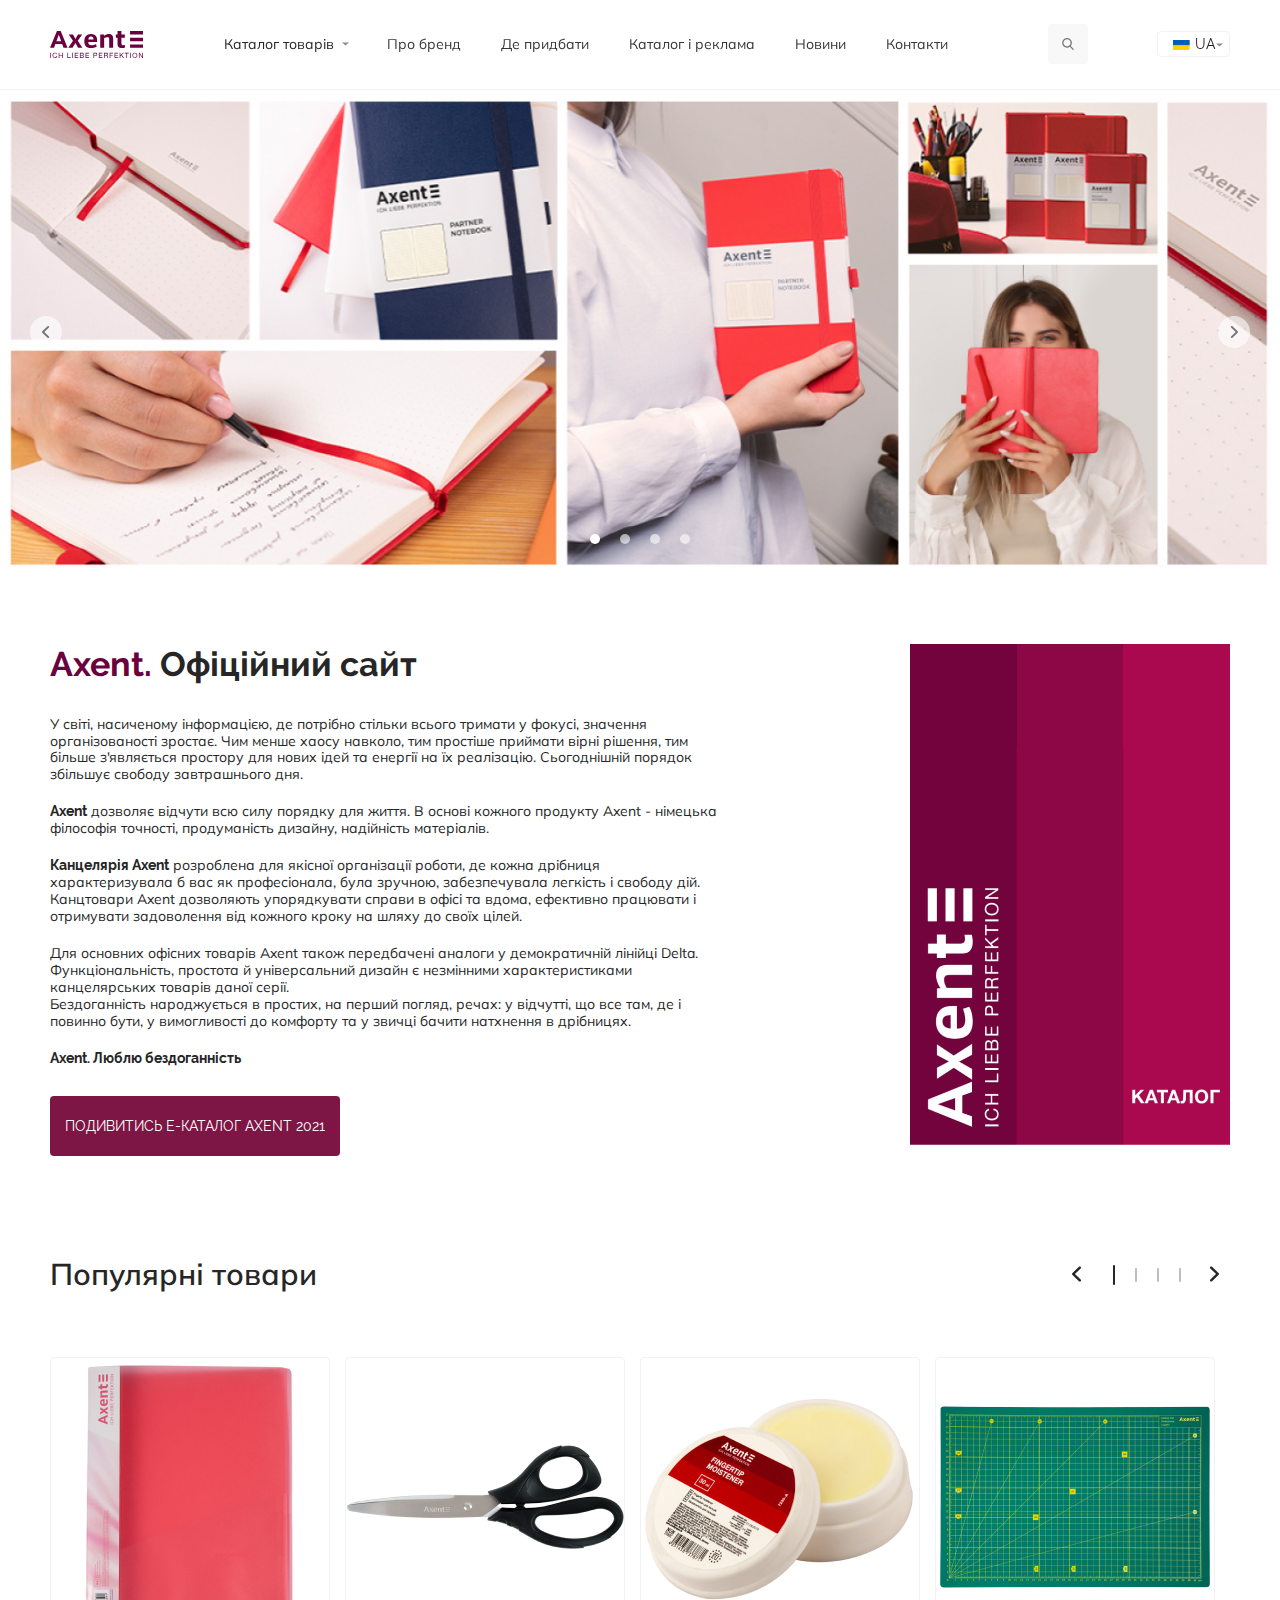
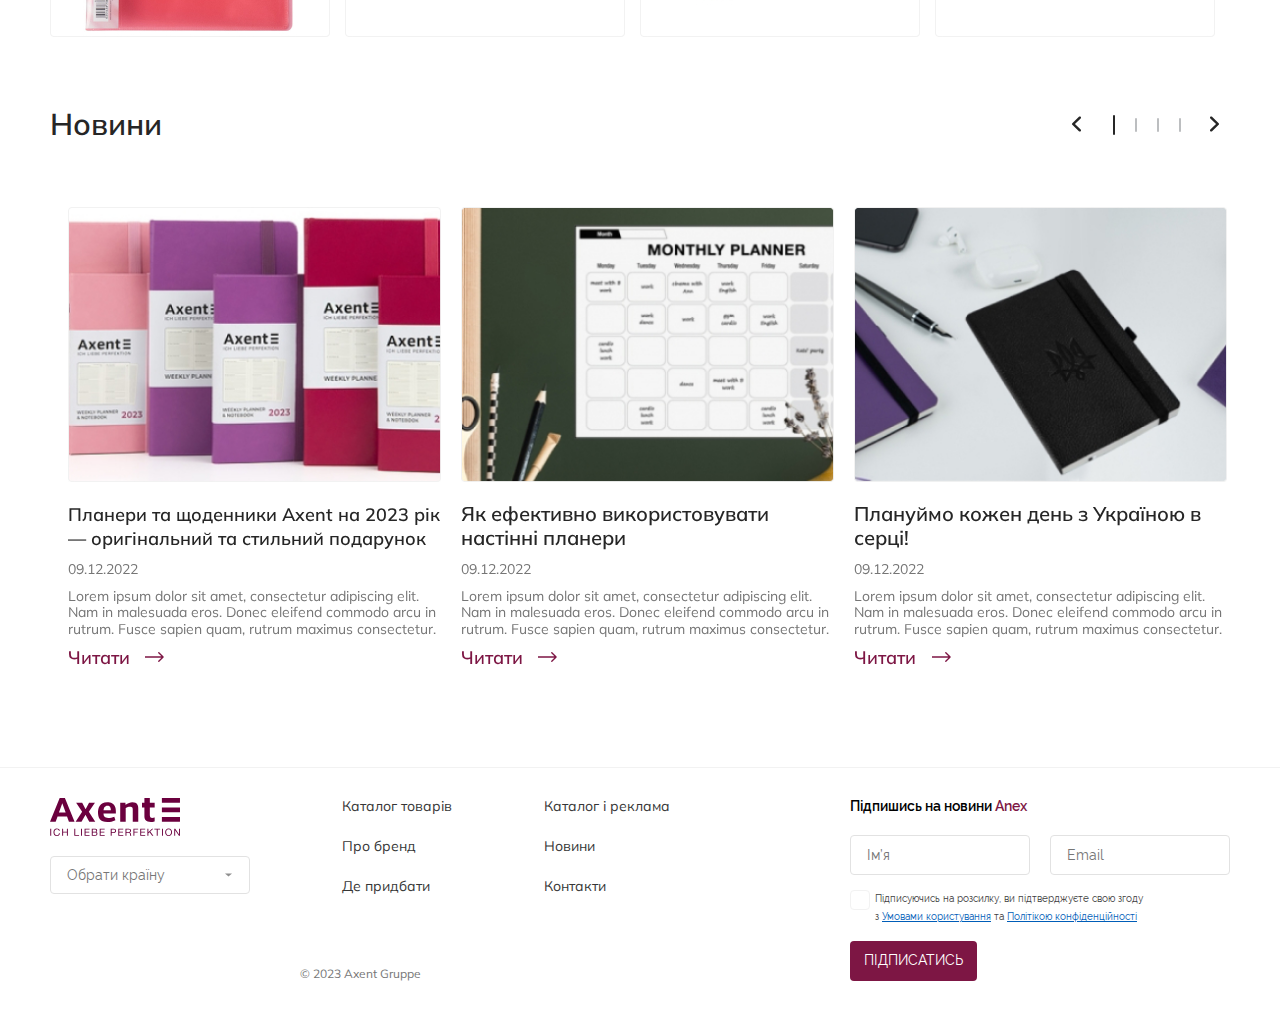
<file: index.html>
<!DOCTYPE html>
<html lang="uk">

<head>
    <meta charset="UTF-8">
    <meta http-equiv="X-UA-Compatible" content="IE=edge">
    <meta name="viewport" content="width=device-width, initial-scale=1.0">
    <title>Axent</title>
    <link rel="shortcut icon" href="favicon.ico" type="image/x-icon">
    <link rel="stylesheet" href="css/style.css">
    <link rel="stylesheet" media="screen and (color)" href="css/mobile.css">
</head>

<body>
    <div class="wrapper">
        <!-- ____________ header ____________ -->
        <header class="header">
            <div class="header__container">
                <a href="index.html" class="header__logo">
                    <img src="img/logo.svg" alt="Axent">
                </a>
                <div class="mob-catalog">
                    <a href="#!" class="catalog line triangle-down">
                        <img src="img/icons/catalog-mob.png" alt="catalog">
                        <span>Каталог товарів</span>
                    </a>
                    <div class="mob-catalog__window">
                        <div class="mob-catalog__add"></div>
                        <div class="mob-catalog__categories">
                            <ul>
                                <li class="btn__catalog-active btn__catalog-active-1">
                                    <a href="#!">
                                        Всі товари-1
                                    </a>
                                    <div class="mob-catalog__sub-categories categories-1 option-1">
                                        <ul>
                                            <li>
                                                <a href="catalog.html">
                                                    Всі товари-1
                                                </a>
                                            </li>
                                            <li>
                                                <a href="catalog.html">
                                                    Ручки-1
                                                </a>
                                            </li>
                                            <li>
                                                <a href="catalog.html">
                                                    Олівці-1
                                                </a>
                                            </li>
                                            <li>
                                                <a href="catalog.html">
                                                    Щось ще-1
                                                </a>
                                            </li>
                                            <li>
                                                <a href="catalog.html">
                                                    Олівці-1
                                                </a>
                                            </li>
                                            <li>
                                                <a href="catalog.html">
                                                    Ручки-1
                                                </a>
                                            </li>
                                            <li>
                                                <a href="catalog.html">
                                                    Олівці-1
                                                </a>
                                            </li>
                                        </ul>
                                        <div class="mob-catalog__img">
                                            <img src="img/23.jpg" alt="img">
                                        </div>
                                    </div>
                                </li>
                                <li class="btn__catalog-active btn__catalog-active-2">
                                    <a href="#!">
                                        Письмове приладдя-2
                                    </a>
                                    <div class="mob-catalog__sub-categories categories-2 option-2">
                                        <ul>
                                            <li>
                                                <a href="catalog.html">
                                                    Всі товари-2
                                                </a>
                                            </li>
                                            <li>
                                                <a href="catalog.html">
                                                    Ручки-2
                                                </a>
                                            </li>
                                            <li>
                                                <a href="catalog.html">
                                                    Олівці-2
                                                </a>
                                            </li>
                                            <li>
                                                <a href="catalog.html">
                                                    Щось ще-2
                                                </a>
                                            </li>
                                            <li>
                                                <a href="catalog.html">
                                                    Олівці-2
                                                </a>
                                            </li>
                                            <li>
                                                <a href="catalog.html">
                                                    Ручки-2
                                                </a>
                                            </li>
                                            <li>
                                                <a href="catalog.html">
                                                    Олівці-2
                                                </a>
                                            </li>
                                        </ul>
                                        <div class="mob-catalog__img">
                                            <img src="img/22.jpg" alt="img">
                                        </div>
                                    </div>
                                </li>
                                <li class="btn__catalog-active btn__catalog-active-3">
                                    <a href="#!">
                                        Паперово-білова продукція-3
                                    </a>
                                    <div class="mob-catalog__sub-categories categories-3">
                                        <ul>
                                            <li>
                                                <a href="catalog.html">
                                                    Всі товари-3
                                                </a>
                                            </li>
                                            <li>
                                                <a href="catalog.html">
                                                    Ручки-3
                                                </a>
                                            </li>
                                            <li>
                                                <a href="catalog.html">
                                                    Олівці-3
                                                </a>
                                            </li>
                                            <li>
                                                <a href="catalog.html">
                                                    Щось ще-3
                                                </a>
                                            </li>
                                            <li>
                                                <a href="catalog.html">
                                                    Олівці-3
                                                </a>
                                            </li>
                                            <li>
                                                <a href="catalog.html">
                                                    Ручки-3
                                                </a>
                                            </li>
                                            <li>
                                                <a href="catalog.html">
                                                    Олівці-3
                                                </a>
                                            </li>
                                        </ul>
                                        <div class="mob-catalog__img">
                                            <img src="img/21.jpg" alt="img">
                                        </div>
                                    </div>
                                </li>
                                <li class="btn__catalog-active btn__catalog-active-4">
                                    <a href="#!">
                                        Приладдя для діловиробництва-4
                                    </a>
                                    <div class="mob-catalog__sub-categories categories-4">
                                        <ul>
                                            <li>
                                                <a href="catalog.html">
                                                    Всі товари-4
                                                </a>
                                            </li>
                                            <li>
                                                <a href="catalog.html">
                                                    Ручки-4
                                                </a>
                                            </li>
                                            <li>
                                                <a href="catalog.html">
                                                    Олівці-4
                                                </a>
                                            </li>
                                            <li>
                                                <a href="catalog.html">
                                                    Щось ще-4
                                                </a>
                                            </li>
                                            <li>
                                                <a href="catalog.html">
                                                    Олівці-4
                                                </a>
                                            </li>
                                            <li>
                                                <a href="catalog.html">
                                                    Ручки-4
                                                </a>
                                            </li>
                                            <li>
                                                <a href="catalog.html">
                                                    Олівці-4
                                                </a>
                                            </li>
                                        </ul>
                                        <div class="mob-catalog__img">
                                            <img src="img/20.jpg" alt="img">
                                        </div>
                                    </div>
                                </li>
                                <li class="btn__catalog-active btn__catalog-active-5">
                                    <a href="#!">
                                        Приладдя для організації робочого місця-5
                                    </a>
                                    <div class="mob-catalog__sub-categories categories-5 option">
                                        <ul>
                                            <li>
                                                <a href="catalog.html">
                                                    Всі товари-5
                                                </a>
                                            </li>
                                            <li>
                                                <a href="catalog.html">
                                                    Ручки-5
                                                </a>
                                            </li>
                                            <li>
                                                <a href="catalog.html">
                                                    Олівці-5
                                                </a>
                                            </li>
                                            <li>
                                                <a href="catalog.html">
                                                    Щось ще-5
                                                </a>
                                            </li>
                                            <li>
                                                <a href="catalog.html">
                                                    Олівці-5
                                                </a>
                                            </li>
                                            <li>
                                                <a href="catalog.html">
                                                    Ручки-5
                                                </a>
                                            </li>
                                            <li>
                                                <a href="catalog.html">
                                                    Олівці-5
                                                </a>
                                            </li>
                                        </ul>
                                        <div class="mob-catalog__img">
                                            <img src="img/23.jpg" alt="img">
                                        </div>
                                    </div>
                                </li>
                                <li class="btn__catalog-active btn__catalog-active-6">
                                    <a href="#!">
                                        Канцелярські інструменти-6
                                    </a>
                                    <div class="mob-catalog__sub-categories categories-6 option">
                                        <ul>
                                            <li>
                                                <a href="catalog.html">
                                                    Всі товари-6
                                                </a>
                                            </li>
                                            <li>
                                                <a href="catalog.html">
                                                    Ручки-6
                                                </a>
                                            </li>
                                            <li>
                                                <a href="catalog.html">
                                                    Олівці-6
                                                </a>
                                            </li>
                                            <li>
                                                <a href="catalog.html">
                                                    Щось ще-6
                                                </a>
                                            </li>
                                            <li>
                                                <a href="catalog.html">
                                                    Олівці-6
                                                </a>
                                            </li>
                                            <li>
                                                <a href="catalog.html">
                                                    Ручки-6
                                                </a>
                                            </li>
                                            <li>
                                                <a href="catalog.html">
                                                    Олівці-6
                                                </a>
                                            </li>
                                        </ul>
                                        <div class="mob-catalog__img">
                                            <img src="img/23.jpg" alt="img">
                                        </div>
                                    </div>
                                </li>
                                <li class="btn__catalog-active btn__catalog-active-7">
                                    <a href="#!">
                                        Канцелярські приладдя і дрібниці-7
                                    </a>
                                    <div class="mob-catalog__sub-categories categories-7 option">
                                        <ul>
                                            <li>
                                                <a href="catalog.html">
                                                    Всі товари-7
                                                </a>
                                            </li>
                                            <li>
                                                <a href="catalog.html">
                                                    Ручки-7
                                                </a>
                                            </li>
                                            <li>
                                                <a href="catalog.html">
                                                    Олівці-7
                                                </a>
                                            </li>
                                            <li>
                                                <a href="catalog.html">
                                                    Щось ще-7
                                                </a>
                                            </li>
                                            <li>
                                                <a href="catalog.html">
                                                    Олівці-7
                                                </a>
                                            </li>
                                            <li>
                                                <a href="catalog.html">
                                                    Ручки-7
                                                </a>
                                            </li>
                                            <li>
                                                <a href="catalog.html">
                                                    Олівці-7
                                                </a>
                                            </li>
                                        </ul>
                                        <div class="mob-catalog__img">
                                            <img src="img/23.jpg" alt="img">
                                        </div>
                                    </div>
                                </li>
                                <li class="btn__catalog-active btn__catalog-active-8">
                                    <a href="#!">
                                        Презентаційне обладнання-8
                                    </a>
                                    <div class="mob-catalog__sub-categories categories-8 option">
                                        <ul>
                                            <li>
                                                <a href="catalog.html">
                                                    Всі товари-8
                                                </a>
                                            </li>
                                            <li>
                                                <a href="catalog.html">
                                                    Ручки-8
                                                </a>
                                            </li>
                                            <li>
                                                <a href="catalog.html">
                                                    Олівці-8
                                                </a>
                                            </li>
                                            <li>
                                                <a href="catalog.html">
                                                    Щось ще-8
                                                </a>
                                            </li>
                                            <li>
                                                <a href="catalog.html">
                                                    Олівці-8
                                                </a>
                                            </li>
                                            <li>
                                                <a href="catalog.html">
                                                    Ручки-8
                                                </a>
                                            </li>
                                            <li>
                                                <a href="catalog.html">
                                                    Олівці-8
                                                </a>
                                            </li>
                                        </ul>
                                        <div class="mob-catalog__img">
                                            <img src="img/23.jpg" alt="img">
                                        </div>
                                    </div>
                                </li>
                                <li class="btn__catalog-active btn__catalog-active-9">
                                    <a href="#!">
                                        Товари для офісної та компьютерної техніки-9
                                    </a>
                                    <div class="mob-catalog__sub-categories categories-9 option">
                                        <ul>
                                            <li>
                                                <a href="catalog.html">
                                                    Всі товари-9
                                                </a>
                                            </li>
                                            <li>
                                                <a href="catalog.html">
                                                    Ручки-9
                                                </a>
                                            </li>
                                            <li>
                                                <a href="catalog.html">
                                                    Олівці-9
                                                </a>
                                            </li>
                                            <li>
                                                <a href="catalog.html">
                                                    Щось ще-9
                                                </a>
                                            </li>
                                            <li>
                                                <a href="catalog.html">
                                                    Олівці-9
                                                </a>
                                            </li>
                                            <li>
                                                <a href="catalog.html">
                                                    Ручки-9
                                                </a>
                                            </li>
                                            <li>
                                                <a href="catalog.html">
                                                    Олівці-9
                                                </a>
                                            </li>
                                        </ul>
                                        <div class="mob-catalog__img">
                                            <img src="img/23.jpg" alt="img">
                                        </div>
                                    </div>
                                </li>
                                <li class="btn__catalog-active btn__catalog-active-10">
                                    <a href="#!">
                                        Подарункова продукція-10
                                    </a>
                                    <div class="mob-catalog__sub-categories categories-10 option">
                                        <ul>
                                            <li>
                                                <a href="catalog.html">
                                                    Всі товари-10
                                                </a>
                                            </li>
                                            <li>
                                                <a href="catalog.html">
                                                    Ручки-10
                                                </a>
                                            </li>
                                            <li>
                                                <a href="catalog.html">
                                                    Олівці-10
                                                </a>
                                            </li>
                                            <li>
                                                <a href="catalog.html">
                                                    Щось ще-10
                                                </a>
                                            </li>
                                            <li>
                                                <a href="catalog.html">
                                                    Олівці-10
                                                </a>
                                            </li>
                                            <li>
                                                <a href="catalog.html">
                                                    Ручки-10
                                                </a>
                                            </li>
                                            <li>
                                                <a href="catalog.html">
                                                    Олівці-10
                                                </a>
                                            </li>
                                        </ul>
                                        <div class="mob-catalog__img">
                                            <img src="img/23.jpg" alt="img">
                                        </div>
                                    </div>
                                </li>
                            </ul>
                        </div>
                    </div>
                </div>
                <div class="menu-btn">
                    <span></span>
                    <span></span>
                    <span></span>
                </div>
                <div class="search">
                    <form class="form-search" action="#!">
                        <input type="hidden" name="searchid" value="808327">
                        <input type="search" name="text" required placeholder="Пошук">
                        <input type="image" src="img/icons/magnifying-glass.svg" alt="magnifying-glass">
                    </form>
                </div>
                <div class="menu">
                    <nav class="header__nav">
                        <ul class="header__list">
                            <li>
                                <a class="header__link line" href="about-us.html">Про бренд</a>
                            </li>
                            <li>
                                <a class="header__link line" href="#!">Де придбати</a>
                            </li>
                            <li>
                                <a class="header__link line" href="#!">Каталог і реклама</a>
                            </li>
                            <li>
                                <a class="header__link line" href="news.html">Новини</a>
                            </li>
                            <li>
                                <a class="header__link line" href="#!">Контакти</a>
                            </li>
                        </ul>
                    </nav>
                    <div class="language">
                        <a href="#!" class="language__main triangle-down">
                            <div class="language__img">
                                <img src="img/icons/flag.svg" alt="UA">
                            </div>
                            <span>
                                UA
                            </span>
                        </a>
                        <div class="language__another">
                            <a href="#!" class="language__main">
                                <div class="language__img">
                                    <img src="img/icons/flag.svg" alt="UA">
                                </div>
                                <span>
                                    UA
                                </span>
                            </a>
                            <a href="#!" class="language__main">
                                <div class="language__img">
                                    <img src="img/icons/flag.svg" alt="UA">
                                </div>
                                <span>
                                    UA
                                </span>
                            </a>
                        </div>
                    </div>
                </div>
            </div>
        </header>

        <main class="page">
            <!-- ____________ s1_section-slider ____________ -->
            <div class="section-slider slider-section">
                <div class="section-slider__wrapper slider-wrapper">
                    <div class="section-slider__item item-slider">
                        <a href="#!" class="section-slider__img">
                            <img src="img/1.jpg" alt="slide-1">
                        </a>
                    </div>
                    <div class="section-slider__item item-slider">
                        <a href="#!" class="section-slider__img">
                            <img src="img/2.jpg" alt="slide-2">
                        </a>
                    </div>
                    <div class="section-slider__item item-slider">
                        <a href="#!" class="section-slider__img">
                            <img src="img/3.jpg" alt="slide-3">
                        </a>
                    </div>
                    <div class="section-slider__item item-slider">
                        <a href="#!" class="section-slider__img">
                            <img src="img/1.jpg" alt="slide-4">
                        </a>
                    </div>
                </div>
            </div>

            <!-- _____________ s2_official ____________ -->
            <section class="official">
                <div class="official__container slider-section slider-block">
                    <div class="official__slider">
                        <div class="section-slider__item item-slider">
                            <div class="official__item item-info">
                                <h2><span>Axent.</span> Офіційний сайт</h2>
                                <ul>
                                    <li>
                                        У світі, насиченому інформацією, де потрібно стільки всього тримати у фокусі,
                                        значення організованості зростає. Чим менше хаосу навколо, тим простіше приймати
                                        вірні рішення, тим більше з'являється простору для нових ідей та енергії на їх
                                        реалізацію. Сьогоднішній порядок збільшує свободу завтрашнього дня.
                                    </li>
                                    <li>
                                        <span>Axent</span> дозволяє відчути всю силу порядку для життя. В основі кожного
                                        продукту
                                        Axent - німецька філософія точності, продуманість дизайну, надійність
                                        матеріалів.
                                    </li>
                                    <li>
                                        <span>Канцелярія Axent</span> розроблена для якісної організації роботи, де
                                        кожна дрібниця
                                        характеризувала б вас як професіонала, була зручною, забезпечувала легкість і
                                        свободу дій. Канцтовари Axent дозволяють упорядкувати справи в офісі та вдома,
                                        ефективно працювати і отримувати задоволення від кожного кроку на шляху до своїх
                                        цілей.
                                    </li>
                                    <li>
                                        <p>
                                            Для основних офісних товарів Axent також передбачені аналоги у демократичній
                                            лінійці Delta.
                                        </p>
                                        <p>
                                            Функціональність, простота й універсальний дизайн є незмінними
                                            характеристиками канцелярських товарів даної серії.
                                        </p>
                                        <p>
                                            Бездоганність народжується в простих, на перший погляд, речах: у відчутті,
                                            що все там, де і повинно бути, у вимогливості до комфорту та у звичці бачити
                                            натхнення в дрібницях.
                                        </p>
                                    </li>
                                    <li>
                                        <span>Axent. Люблю бездоганність</span>
                                    </li>
                                </ul>
                                <div class="official__btn">
                                    <a href="#!" class="btn__general">Подивитись Е-Каталог Axent 2021</a>
                                </div>
                            </div>
                            <div class="official__img">
                                <img src="img/4.jpg" alt="slide-1">
                            </div>
                        </div>
                    </div>
                </div>
            </section>

            <!-- _____________ s3_popular-products ____________ -->
            <section class="popular-products">
                <div class="official__container slider-section slider-block">
                    <h2 class="title">Популярні товари</h2>
                    <div class="popular-products__slider">
                        <div class="popular-products__item item-slider">
                            <div class="popular-products__img">
                                <img src="img/5.jpg" alt="slide-1">
                                <a href="#!">Перейти до товару</a>
                            </div>
                        </div>
                        <div class="popular-products__item item-slider">
                            <div class="popular-products__img">
                                <img src="img/6.jpg" alt="slide-2">
                                <a href="#!">Перейти до товару</a>
                            </div>
                        </div>
                        <div class="popular-products__item item-slider">
                            <div class="popular-products__img">
                                <img src="img/7.jpg" alt="slide-3">
                                <a href="#!">Перейти до товару</a>
                            </div>
                        </div>
                        <div class="popular-products__item item-slider">
                            <div class="popular-products__img">
                                <img src="img/8.jpg" alt="slide-4">
                                <a href="#!">Перейти до товару</a>
                            </div>
                        </div>
                        <div class="popular-products__item item-slider">
                            <div class="popular-products__img">
                                <img src="img/5.jpg" alt="slide-5">
                                <a href="#!">Перейти до товару</a>
                            </div>
                        </div>
                        <div class="popular-products__item item-slider">
                            <div class="popular-products__img">
                                <img src="img/6.jpg" alt="slide-6">
                                <a href="#!">Перейти до товару</a>
                            </div>
                        </div>
                        <div class="popular-products__item item-slider">
                            <div class="popular-products__img">
                                <img src="img/7.jpg" alt="slide-7">
                                <a href="#!">Перейти до товару</a>
                            </div>
                        </div>
                        <div class="popular-products__item item-slider">
                            <div class="popular-products__img">
                                <img src="img/8.jpg" alt="slide-8">
                                <a href="#!">Перейти до товару</a>
                            </div>
                        </div>
                        <div class="popular-products__item item-slider">
                            <div class="popular-products__img">
                                <img src="img/5.jpg" alt="slide-9">
                                <a href="#!">Перейти до товару</a>
                            </div>
                        </div>
                        <div class="popular-products__item item-slider">
                            <div class="popular-products__img">
                                <img src="img/6.jpg" alt="slide-10">
                                <a href="#!">Перейти до товару</a>
                            </div>
                        </div>
                        <div class="popular-products__item item-slider">
                            <div class="popular-products__img">
                                <img src="img/7.jpg" alt="slide-11">
                                <a href="#!">Перейти до товару</a>
                            </div>
                        </div>
                        <div class="popular-products__item item-slider">
                            <div class="popular-products__img">
                                <img src="img/8.jpg" alt="slide-12">
                                <a href="#!">Перейти до товару</a>
                            </div>
                        </div>
                        <div class="popular-products__item item-slider">
                            <div class="popular-products__img">
                                <img src="img/5.jpg" alt="slide-3">
                                <a href="#!">Перейти до товару</a>
                            </div>
                        </div>
                        <div class="popular-products__item item-slider">
                            <div class="popular-products__img">
                                <img src="img/6.jpg" alt="slide-14">
                                <a href="#!">Перейти до товару</a>
                            </div>
                        </div>
                        <div class="popular-products__item item-slider">
                            <div class="popular-products__img">
                                <img src="img/7.jpg" alt="slide-15">
                                <a href="#!">Перейти до товару</a>
                            </div>
                        </div>
                        <div class="popular-products__item item-slider">
                            <div class="popular-products__img">
                                <img src="img/8.jpg" alt="slide-16">
                                <a href="#!">Перейти до товару</a>
                            </div>
                        </div>
                    </div>
                </div>
            </section>

            <!-- ____________ s4_news ____________ -->
            <section class="news popular-products">
                <div class="news__container slider-section slider-block">
                    <h2 class="title">Новини</h2>
                    <div class="news__wrapper box-wrapper news__slider">
                        <div class="news__item box-item">
                            <div class="box__img">
                                <img src="img/9.jpg" alt="image-1">
                            </div>
                            <div class="box-item__info">
                                <h3><span>Планери та щоденники Axent на 2023 рік — оригінальний та стильний
                                        подарунок</span></h3>
                                <div>09.12.2022</div>
                                <p>
                                    Lorem ipsum dolor sit amet, consectetur adipiscing elit. Nam in malesuada eros.
                                    Donec eleifend commodo arcu in rutrum. Fusce sapien quam, rutrum maximus
                                    consectetur.
                                </p>
                            </div>
                            <a href="page-news.html" class="btn__more">Читати</a>
                        </div>
                        <div class="news__item box-item">
                            <div class="box__img">
                                <img src="img/10.jpg" alt="image-1">
                            </div>
                            <div class="box-item__info">
                                <h3>Як ефективно використовувати настінні планери</h3>
                                <div>09.12.2022</div>
                                <p>
                                    Lorem ipsum dolor sit amet, consectetur adipiscing elit. Nam in malesuada eros.
                                    Donec eleifend commodo arcu in rutrum. Fusce sapien quam, rutrum maximus
                                    consectetur.
                                </p>
                            </div>
                            <a href="page-news.html" class="btn__more">Читати</a>
                        </div>
                        <div class="news__item box-item">
                            <div class="box__img">
                                <img src="img/11.jpg" alt="image-1">
                            </div>
                            <div class="box-item__info">
                                <h3>Плануймо кожен день з Україною в серці! </h3>
                                <div>09.12.2022</div>
                                <p>
                                    Lorem ipsum dolor sit amet, consectetur adipiscing elit. Nam in malesuada eros.
                                    Donec eleifend commodo arcu in rutrum. Fusce sapien quam, rutrum maximus
                                    consectetur.
                                </p>
                            </div>
                            <a href="page-news.html" class="btn__more">Читати</a>
                        </div>
                        <div class="news__item box-item">
                            <div class="box__img">
                                <img src="img/9.jpg" alt="image-1">
                            </div>
                            <div class="box-item__info">
                                <h3><span>Планери та щоденники Axent на 2023 рік — оригінальний та стильний
                                        подарунок</span></h3>
                                <div>09.12.2022</div>
                                <p>
                                    Lorem ipsum dolor sit amet, consectetur adipiscing elit. Nam in malesuada eros.
                                    Donec eleifend commodo arcu in rutrum. Fusce sapien quam, rutrum maximus
                                    consectetur.
                                </p>
                            </div>
                            <a href="page-news.html" class="btn__more">Читати</a>
                        </div>
                        <div class="news__item box-item">
                            <div class="box__img">
                                <img src="img/9.jpg" alt="image-1">
                            </div>
                            <div class="box-item__info">
                                <h3><span>Планери та щоденники Axent на 2023 рік — оригінальний та стильний
                                        подарунок</span></h3>
                                <div>09.12.2022</div>
                                <p>
                                    Lorem ipsum dolor sit amet, consectetur adipiscing elit. Nam in malesuada eros.
                                    Donec eleifend commodo arcu in rutrum. Fusce sapien quam, rutrum maximus
                                    consectetur.
                                </p>
                            </div>
                            <a href="page-news.html" class="btn__more">Читати</a>
                        </div>
                        <div class="news__item box-item">
                            <div class="box__img">
                                <img src="img/9.jpg" alt="image-1">
                            </div>
                            <div class="box-item__info">
                                <h3><span>Планери та щоденники Axent на 2023 рік — оригінальний та стильний
                                        подарунок</span></h3>
                                <div>09.12.2022</div>
                                <p>
                                    Lorem ipsum dolor sit amet, consectetur adipiscing elit. Nam in malesuada eros.
                                    Donec eleifend commodo arcu in rutrum. Fusce sapien quam, rutrum maximus
                                    consectetur.
                                </p>
                            </div>
                            <a href="page-news.html" class="btn__more">Читати</a>
                        </div>
                        <div class="news__item box-item">
                            <div class="box__img">
                                <img src="img/9.jpg" alt="image-1">
                            </div>
                            <div class="box-item__info">
                                <h3><span>Планери та щоденники Axent на 2023 рік — оригінальний та стильний
                                        подарунок</span></h3>
                                <div>09.12.2022</div>
                                <p>
                                    Lorem ipsum dolor sit amet, consectetur adipiscing elit. Nam in malesuada eros.
                                    Donec eleifend commodo arcu in rutrum. Fusce sapien quam, rutrum maximus
                                    consectetur.
                                </p>
                            </div>
                            <a href="page-news.html" class="btn__more">Читати</a>
                        </div>
                        <div class="news__item box-item">
                            <div class="box__img">
                                <img src="img/9.jpg" alt="image-1">
                            </div>
                            <div class="box-item__info">
                                <h3><span>Планери та щоденники Axent на 2023 рік — оригінальний та стильний
                                        подарунок</span></h3>
                                <div>09.12.2022</div>
                                <p>
                                    Lorem ipsum dolor sit amet, consectetur adipiscing elit. Nam in malesuada eros.
                                    Donec eleifend commodo arcu in rutrum. Fusce sapien quam, rutrum maximus
                                    consectetur.
                                </p>
                            </div>
                            <a href="page-news.html" class="btn__more">Читати</a>
                        </div>
                        <div class="news__item box-item">
                            <div class="box__img">
                                <img src="img/9.jpg" alt="image-1">
                            </div>
                            <div class="box-item__info">
                                <h3><span>Планери та щоденники Axent на 2023 рік — оригінальний та стильний
                                        подарунок</span></h3>
                                <div>09.12.2022</div>
                                <p>
                                    Lorem ipsum dolor sit amet, consectetur adipiscing elit. Nam in malesuada eros.
                                    Donec eleifend commodo arcu in rutrum. Fusce sapien quam, rutrum maximus
                                    consectetur.
                                </p>
                            </div>
                            <a href="page-news.html" class="btn__more">Читати</a>
                        </div>
                        <div class="news__item box-item">
                            <div class="box__img">
                                <img src="img/9.jpg" alt="image-1">
                            </div>
                            <div class="box-item__info">
                                <h3><span>Планери та щоденники Axent на 2023 рік — оригінальний та стильний
                                        подарунок</span></h3>
                                <div>09.12.2022</div>
                                <p>
                                    Lorem ipsum dolor sit amet, consectetur adipiscing elit. Nam in malesuada eros.
                                    Donec eleifend commodo arcu in rutrum. Fusce sapien quam, rutrum maximus
                                    consectetur.
                                </p>
                            </div>
                            <a href="page-news.html" class="btn__more">Читати</a>
                        </div>
                        <div class="news__item box-item">
                            <div class="box__img">
                                <img src="img/9.jpg" alt="image-1">
                            </div>
                            <div class="box-item__info">
                                <h3><span>Планери та щоденники Axent на 2023 рік — оригінальний та стильний
                                        подарунок</span></h3>
                                <div>09.12.2022</div>
                                <p>
                                    Lorem ipsum dolor sit amet, consectetur adipiscing elit. Nam in malesuada eros.
                                    Donec eleifend commodo arcu in rutrum. Fusce sapien quam, rutrum maximus
                                    consectetur.
                                </p>
                            </div>
                            <a href="page-news.html" class="btn__more">Читати</a>
                        </div>
                    </div>
                </div>
            </section>
        </main>

        <!-- ____________ footer ____________ -->
        <footer class="footer">
            <div class="footer__container">
                <div class="footer__wrapper">
                    <div class="footer__items">
                        <div class="footer__item">
                            <a href="index.html" class="footer__img">
                                <img src="img/logo.svg" alt="footer_logo">
                            </a>
                            <div class="city__wrapper">
                                <button type="button" class="city__btn">Обрати країну</button>
                                <div class="search__box">
                                    <div class="search__input">
                                        <input type="search" id="search" placeholder="Пошук...">
                                    </div>
                                    <ul id="another__city">
                                        <li><a href="#">Словакія</a></li>
                                        <li><a href="#">Польша</a></li>
                                    </ul>
                                </div>
                            </div>
                        </div>
                        <div class="footer__item footer__item-mob">
                            <a href="#!" class="line">Каталог товарів</a>
                            <a href="about-us.html" class="line">Про бренд</a>
                            <a href="#!" class="line">Де придбати</a>
                        </div>
                        <div class="footer__item footer__item-mob">
                            <a href="#!" class="line">Каталог і реклама</a>
                            <a href="news.html" class="line">Новини</a>
                            <a href="#!" class="line">Контакти</a>
                        </div>
                    </div>
                    <div class="footer__copy footer__copy-desk">
                        &copy; 2023 Axent Gruppe
                    </div>
                </div>
                <div class="footer__box">
                    <div class="footer__form">
                        <form action="#!">
                            <h3>Підпишись на новини <span>Anex</span></h3>
                            <div class="footer__inputs">
                                <input type="text" required placeholder="Ім’я">
                                <input type="email" placeholder="Email">
                            </div>
                            <div class="footer__chechbox">
                                <div class="form-group">
                                    <label>
                                        <input type="checkbox" name="coding-notes" class="real-checkbox">
                                        <span class="custom-checkbox"></span>
                                    </label>
                                </div>
                                <p>
                                    Підписуючись на розсилку, ви підтверджуєте свою згоду з <a href="#!">Умовами
                                    користування</a> та <a href="#!">Політікою конфіденційності</a>
                                </p>
                            </div>
                            <div class="footer__btn">
                                <button type="submit" class="btn__general">Підписатись</button>
                            </div>
                        </form>
                    </div>
                </div>
                <div class="footer__copy footer__copy-mob">
                    &copy; 2023 Axent Gruppe
                </div>
            </div>
        </footer>
    </div>

    <script src="js/jQuery.js"></script>
    <script src="js/slick.min.js"></script>
    <script src="js/script.js"></script>
</body>

</html>
</file>
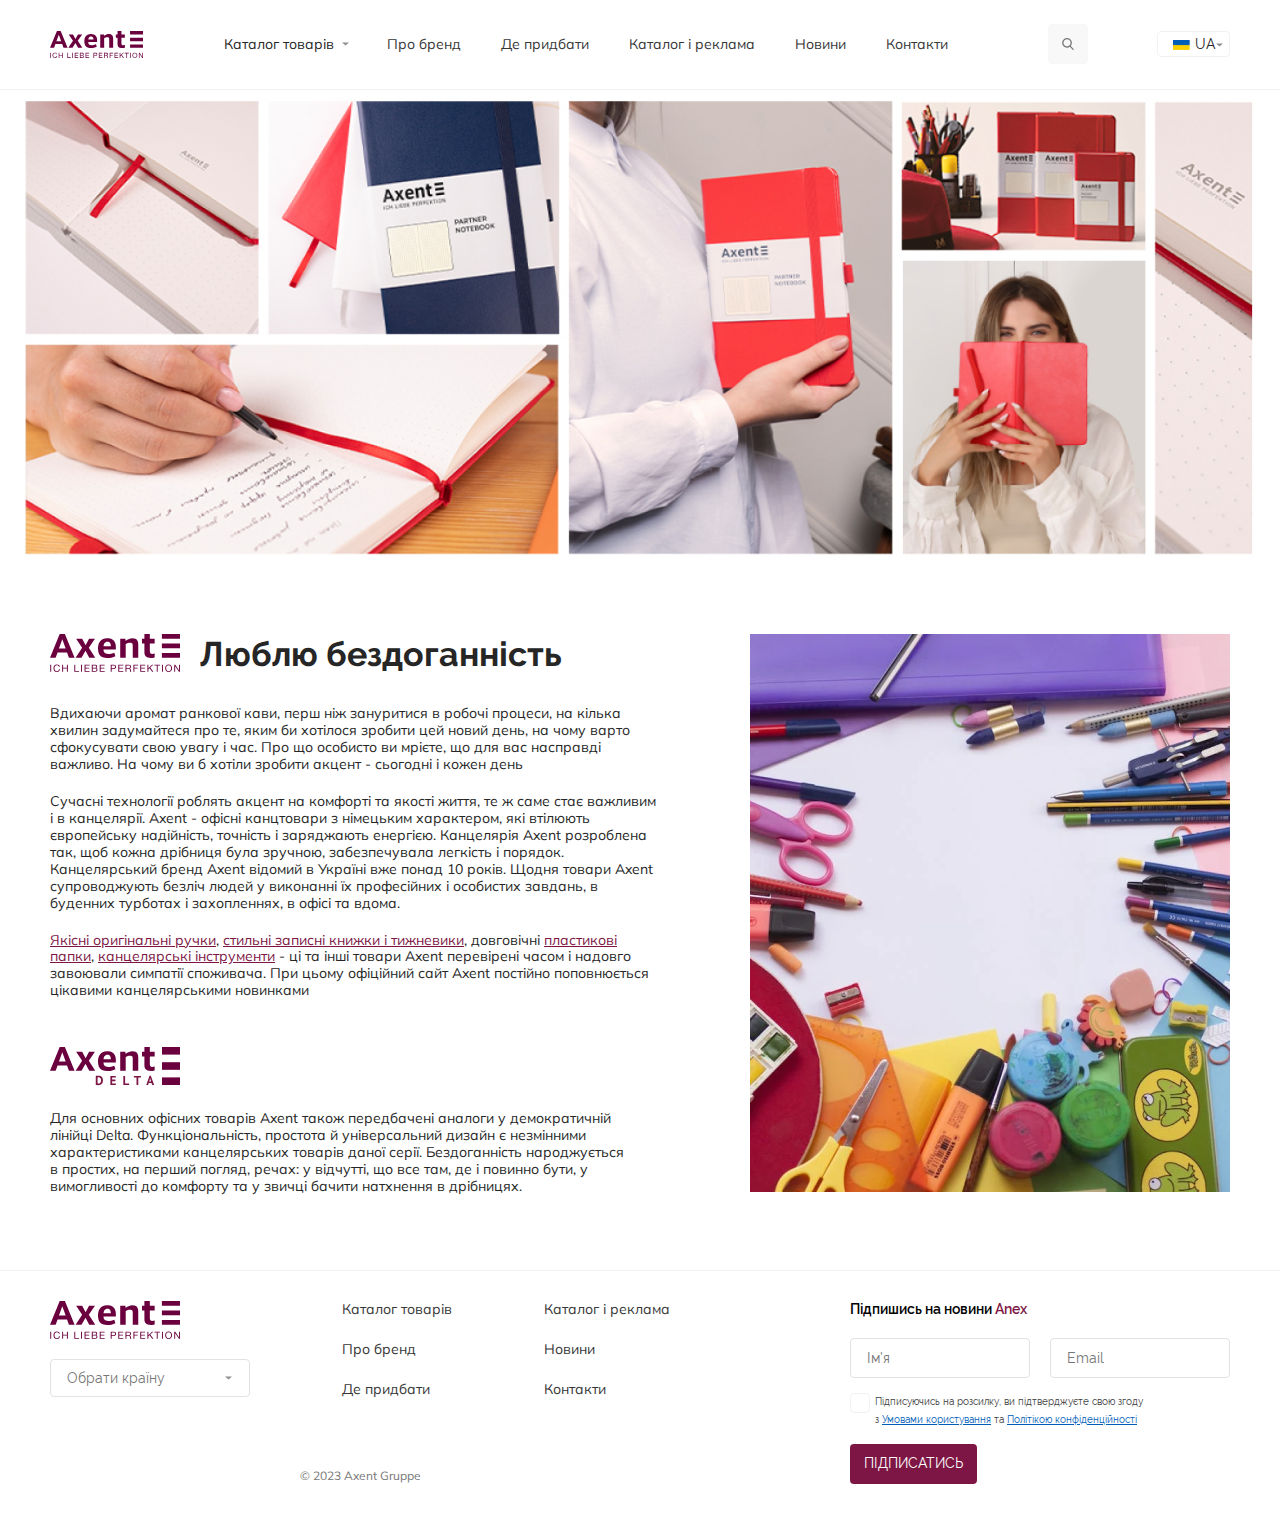
<file: about-us.html>
<!DOCTYPE html>
<html lang="uk">

<head>
    <meta charset="UTF-8">
    <meta http-equiv="X-UA-Compatible" content="IE=edge">
    <meta name="viewport" content="width=device-width, initial-scale=1.0">
    <title>Axent</title>
    <link rel="shortcut icon" href="favicon.ico" type="image/x-icon">
    <link rel="stylesheet" href="css/style.css">
    <link rel="stylesheet" media="screen and (color)" href="css/mobile.css">
</head>

<body>
    <div class="wrapper">
        <!-- ____________ header ____________ -->
        <header class="header">
            <div class="header__container">
                <a href="index.html" class="header__logo">
                    <img src="img/logo.svg" alt="Axent">
                </a>
                <div class="mob-catalog">
                    <a href="#!" class="catalog line triangle-down">
                        <img src="img/icons/catalog-mob.png" alt="catalog">
                        <span>Каталог товарів</span>
                    </a>
                    <div class="mob-catalog__window">
                        <div class="mob-catalog__add"></div>
                        <div class="mob-catalog__categories">
                            <ul>
                                <li class="btn__catalog-active btn__catalog-active-1">
                                    <a href="#!">
                                        Всі товари-1
                                    </a>
                                    <div class="mob-catalog__sub-categories categories-1 option-1">
                                        <ul>
                                            <li>
                                                <a href="catalog.html">
                                                    Всі товари-1
                                                </a>
                                            </li>
                                            <li>
                                                <a href="catalog.html">
                                                    Ручки-1
                                                </a>
                                            </li>
                                            <li>
                                                <a href="catalog.html">
                                                    Олівці-1
                                                </a>
                                            </li>
                                            <li>
                                                <a href="catalog.html">
                                                    Щось ще-1
                                                </a>
                                            </li>
                                            <li>
                                                <a href="catalog.html">
                                                    Олівці-1
                                                </a>
                                            </li>
                                            <li>
                                                <a href="catalog.html">
                                                    Ручки-1
                                                </a>
                                            </li>
                                            <li>
                                                <a href="catalog.html">
                                                    Олівці-1
                                                </a>
                                            </li>
                                        </ul>
                                        <div class="mob-catalog__img">
                                            <img src="img/23.jpg" alt="img">
                                        </div>
                                    </div>
                                </li>
                                <li class="btn__catalog-active btn__catalog-active-2">
                                    <a href="#!">
                                        Письмове приладдя-2
                                    </a>
                                    <div class="mob-catalog__sub-categories categories-2 option-2">
                                        <ul>
                                            <li>
                                                <a href="catalog.html">
                                                    Всі товари-2
                                                </a>
                                            </li>
                                            <li>
                                                <a href="catalog.html">
                                                    Ручки-2
                                                </a>
                                            </li>
                                            <li>
                                                <a href="catalog.html">
                                                    Олівці-2
                                                </a>
                                            </li>
                                            <li>
                                                <a href="catalog.html">
                                                    Щось ще-2
                                                </a>
                                            </li>
                                            <li>
                                                <a href="catalog.html">
                                                    Олівці-2
                                                </a>
                                            </li>
                                            <li>
                                                <a href="catalog.html">
                                                    Ручки-2
                                                </a>
                                            </li>
                                            <li>
                                                <a href="catalog.html">
                                                    Олівці-2
                                                </a>
                                            </li>
                                        </ul>
                                        <div class="mob-catalog__img">
                                            <img src="img/22.jpg" alt="img">
                                        </div>
                                    </div>
                                </li>
                                <li class="btn__catalog-active btn__catalog-active-3">
                                    <a href="#!">
                                        Паперово-білова продукція-3
                                    </a>
                                    <div class="mob-catalog__sub-categories categories-3">
                                        <ul>
                                            <li>
                                                <a href="catalog.html">
                                                    Всі товари-3
                                                </a>
                                            </li>
                                            <li>
                                                <a href="catalog.html">
                                                    Ручки-3
                                                </a>
                                            </li>
                                            <li>
                                                <a href="catalog.html">
                                                    Олівці-3
                                                </a>
                                            </li>
                                            <li>
                                                <a href="catalog.html">
                                                    Щось ще-3
                                                </a>
                                            </li>
                                            <li>
                                                <a href="catalog.html">
                                                    Олівці-3
                                                </a>
                                            </li>
                                            <li>
                                                <a href="catalog.html">
                                                    Ручки-3
                                                </a>
                                            </li>
                                            <li>
                                                <a href="catalog.html">
                                                    Олівці-3
                                                </a>
                                            </li>
                                        </ul>
                                        <div class="mob-catalog__img">
                                            <img src="img/21.jpg" alt="img">
                                        </div>
                                    </div>
                                </li>
                                <li class="btn__catalog-active btn__catalog-active-4">
                                    <a href="#!">
                                        Приладдя для діловиробництва-4
                                    </a>
                                    <div class="mob-catalog__sub-categories categories-4">
                                        <ul>
                                            <li>
                                                <a href="catalog.html">
                                                    Всі товари-4
                                                </a>
                                            </li>
                                            <li>
                                                <a href="catalog.html">
                                                    Ручки-4
                                                </a>
                                            </li>
                                            <li>
                                                <a href="catalog.html">
                                                    Олівці-4
                                                </a>
                                            </li>
                                            <li>
                                                <a href="catalog.html">
                                                    Щось ще-4
                                                </a>
                                            </li>
                                            <li>
                                                <a href="catalog.html">
                                                    Олівці-4
                                                </a>
                                            </li>
                                            <li>
                                                <a href="catalog.html">
                                                    Ручки-4
                                                </a>
                                            </li>
                                            <li>
                                                <a href="catalog.html">
                                                    Олівці-4
                                                </a>
                                            </li>
                                        </ul>
                                        <div class="mob-catalog__img">
                                            <img src="img/20.jpg" alt="img">
                                        </div>
                                    </div>
                                </li>
                                <li class="btn__catalog-active btn__catalog-active-5">
                                    <a href="#!">
                                        Приладдя для організації робочого місця-5
                                    </a>
                                    <div class="mob-catalog__sub-categories categories-5 option">
                                        <ul>
                                            <li>
                                                <a href="catalog.html">
                                                    Всі товари-5
                                                </a>
                                            </li>
                                            <li>
                                                <a href="catalog.html">
                                                    Ручки-5
                                                </a>
                                            </li>
                                            <li>
                                                <a href="catalog.html">
                                                    Олівці-5
                                                </a>
                                            </li>
                                            <li>
                                                <a href="catalog.html">
                                                    Щось ще-5
                                                </a>
                                            </li>
                                            <li>
                                                <a href="catalog.html">
                                                    Олівці-5
                                                </a>
                                            </li>
                                            <li>
                                                <a href="catalog.html">
                                                    Ручки-5
                                                </a>
                                            </li>
                                            <li>
                                                <a href="catalog.html">
                                                    Олівці-5
                                                </a>
                                            </li>
                                        </ul>
                                        <div class="mob-catalog__img">
                                            <img src="img/23.jpg" alt="img">
                                        </div>
                                    </div>
                                </li>
                                <li class="btn__catalog-active btn__catalog-active-6">
                                    <a href="#!">
                                        Канцелярські інструменти-6
                                    </a>
                                    <div class="mob-catalog__sub-categories categories-6 option">
                                        <ul>
                                            <li>
                                                <a href="catalog.html">
                                                    Всі товари-6
                                                </a>
                                            </li>
                                            <li>
                                                <a href="catalog.html">
                                                    Ручки-6
                                                </a>
                                            </li>
                                            <li>
                                                <a href="catalog.html">
                                                    Олівці-6
                                                </a>
                                            </li>
                                            <li>
                                                <a href="catalog.html">
                                                    Щось ще-6
                                                </a>
                                            </li>
                                            <li>
                                                <a href="catalog.html">
                                                    Олівці-6
                                                </a>
                                            </li>
                                            <li>
                                                <a href="catalog.html">
                                                    Ручки-6
                                                </a>
                                            </li>
                                            <li>
                                                <a href="catalog.html">
                                                    Олівці-6
                                                </a>
                                            </li>
                                        </ul>
                                        <div class="mob-catalog__img">
                                            <img src="img/23.jpg" alt="img">
                                        </div>
                                    </div>
                                </li>
                                <li class="btn__catalog-active btn__catalog-active-7">
                                    <a href="#!">
                                        Канцелярські приладдя і дрібниці-7
                                    </a>
                                    <div class="mob-catalog__sub-categories categories-7 option">
                                        <ul>
                                            <li>
                                                <a href="catalog.html">
                                                    Всі товари-7
                                                </a>
                                            </li>
                                            <li>
                                                <a href="catalog.html">
                                                    Ручки-7
                                                </a>
                                            </li>
                                            <li>
                                                <a href="catalog.html">
                                                    Олівці-7
                                                </a>
                                            </li>
                                            <li>
                                                <a href="catalog.html">
                                                    Щось ще-7
                                                </a>
                                            </li>
                                            <li>
                                                <a href="catalog.html">
                                                    Олівці-7
                                                </a>
                                            </li>
                                            <li>
                                                <a href="catalog.html">
                                                    Ручки-7
                                                </a>
                                            </li>
                                            <li>
                                                <a href="catalog.html">
                                                    Олівці-7
                                                </a>
                                            </li>
                                        </ul>
                                        <div class="mob-catalog__img">
                                            <img src="img/23.jpg" alt="img">
                                        </div>
                                    </div>
                                </li>
                                <li class="btn__catalog-active btn__catalog-active-8">
                                    <a href="#!">
                                        Презентаційне обладнання-8
                                    </a>
                                    <div class="mob-catalog__sub-categories categories-8 option">
                                        <ul>
                                            <li>
                                                <a href="catalog.html">
                                                    Всі товари-8
                                                </a>
                                            </li>
                                            <li>
                                                <a href="catalog.html">
                                                    Ручки-8
                                                </a>
                                            </li>
                                            <li>
                                                <a href="catalog.html">
                                                    Олівці-8
                                                </a>
                                            </li>
                                            <li>
                                                <a href="catalog.html">
                                                    Щось ще-8
                                                </a>
                                            </li>
                                            <li>
                                                <a href="catalog.html">
                                                    Олівці-8
                                                </a>
                                            </li>
                                            <li>
                                                <a href="catalog.html">
                                                    Ручки-8
                                                </a>
                                            </li>
                                            <li>
                                                <a href="catalog.html">
                                                    Олівці-8
                                                </a>
                                            </li>
                                        </ul>
                                        <div class="mob-catalog__img">
                                            <img src="img/23.jpg" alt="img">
                                        </div>
                                    </div>
                                </li>
                                <li class="btn__catalog-active btn__catalog-active-9">
                                    <a href="#!">
                                        Товари для офісної та компьютерної техніки-9
                                    </a>
                                    <div class="mob-catalog__sub-categories categories-9 option">
                                        <ul>
                                            <li>
                                                <a href="catalog.html">
                                                    Всі товари-9
                                                </a>
                                            </li>
                                            <li>
                                                <a href="catalog.html">
                                                    Ручки-9
                                                </a>
                                            </li>
                                            <li>
                                                <a href="catalog.html">
                                                    Олівці-9
                                                </a>
                                            </li>
                                            <li>
                                                <a href="catalog.html">
                                                    Щось ще-9
                                                </a>
                                            </li>
                                            <li>
                                                <a href="catalog.html">
                                                    Олівці-9
                                                </a>
                                            </li>
                                            <li>
                                                <a href="catalog.html">
                                                    Ручки-9
                                                </a>
                                            </li>
                                            <li>
                                                <a href="catalog.html">
                                                    Олівці-9
                                                </a>
                                            </li>
                                        </ul>
                                        <div class="mob-catalog__img">
                                            <img src="img/23.jpg" alt="img">
                                        </div>
                                    </div>
                                </li>
                                <li class="btn__catalog-active btn__catalog-active-10">
                                    <a href="#!">
                                        Подарункова продукція-10
                                    </a>
                                    <div class="mob-catalog__sub-categories categories-10 option">
                                        <ul>
                                            <li>
                                                <a href="catalog.html">
                                                    Всі товари-10
                                                </a>
                                            </li>
                                            <li>
                                                <a href="catalog.html">
                                                    Ручки-10
                                                </a>
                                            </li>
                                            <li>
                                                <a href="catalog.html">
                                                    Олівці-10
                                                </a>
                                            </li>
                                            <li>
                                                <a href="catalog.html">
                                                    Щось ще-10
                                                </a>
                                            </li>
                                            <li>
                                                <a href="catalog.html">
                                                    Олівці-10
                                                </a>
                                            </li>
                                            <li>
                                                <a href="catalog.html">
                                                    Ручки-10
                                                </a>
                                            </li>
                                            <li>
                                                <a href="catalog.html">
                                                    Олівці-10
                                                </a>
                                            </li>
                                        </ul>
                                        <div class="mob-catalog__img">
                                            <img src="img/23.jpg" alt="img">
                                        </div>
                                    </div>
                                </li>
                            </ul>
                        </div>
                    </div>
                </div>
                <div class="menu-btn">
                    <span></span>
                    <span></span>
                    <span></span>
                </div>
                <div class="search">
                    <form class="form-search" action="#!">
                        <input type="hidden" name="searchid" value="808327">
                        <input type="search" name="text" required placeholder="Пошук">
                        <input type="image" src="img/icons/magnifying-glass.svg" alt="magnifying-glass">
                    </form>
                </div>
                <div class="menu">
                    <nav class="header__nav">
                        <ul class="header__list">
                            <li>
                                <a class="header__link line" href="about-us.html">Про бренд</a>
                            </li>
                            <li>
                                <a class="header__link line" href="#!">Де придбати</a>
                            </li>
                            <li>
                                <a class="header__link line" href="#!">Каталог і реклама</a>
                            </li>
                            <li>
                                <a class="header__link line" href="news.html">Новини</a>
                            </li>
                            <li>
                                <a class="header__link line" href="#!">Контакти</a>
                            </li>
                        </ul>
                    </nav>
                    <div class="language">
                        <a href="#!" class="language__main triangle-down">
                            <div class="language__img">
                                <img src="img/icons/flag.svg" alt="UA">
                            </div>
                            <span>
                                UA
                            </span>
                        </a>
                        <div class="language__another">
                            <a href="#!" class="language__main">
                                <div class="language__img">
                                    <img src="img/icons/flag.svg" alt="UA">
                                </div>
                                <span>
                                    UA
                                </span>
                            </a>
                            <a href="#!" class="language__main">
                                <div class="language__img">
                                    <img src="img/icons/flag.svg" alt="UA">
                                </div>
                                <span>
                                    UA
                                </span>
                            </a>
                        </div>
                    </div>
                </div>
            </div>
        </header>

        <main class="page">
            <!-- ____________ page_about-us ____________ -->
            <section class="about-us">
                <div class="about-us__img page-news__img">
                    <img src="img/1.jpg" alt="image-1">
                </div>
                <div class="about-us__container">
                    <div class="about-us-wrapper">
                        <div class="about-us__items item-slider">
                            <div class="about-us__item item-info">
                                <h2><span class="about-us__logo"><img src="img/logo_about-us.svg"
                                            alt="logo_about-us"></span> Люблю бездоганність</h2>
                                <ul>
                                    <li>
                                        Вдихаючи аромат ранкової кави, перш ніж зануритися в робочі процеси, на кілька
                                        хвилин задумайтеся про те, яким би хотілося зробити цей новий день, на чому
                                        варто сфокусувати свою увагу і час. Про що особисто ви мрієте, що для вас
                                        насправді важливо. На чому ви б хотіли зробити акцент - сьогодні і кожен день
                                    </li>
                                    <li>
                                        Сучасні технології роблять акцент на комфорті та якості життя, те ж саме стає
                                        важливим і в канцелярії. Axent - офісні канцтовари з німецьким характером, які
                                        втілюють європейську надійність, точність і заряджають енергією. Канцелярія
                                        Axent розроблена так, щоб кожна дрібниця була зручною, забезпечувала легкість і
                                        порядок. Канцелярський бренд Axent відомий в Україні вже понад 10 років. Щодня
                                        товари Axent супроводжують безліч людей у виконанні їх професійних і особистих
                                        завдань,
                                        в буденних турботах і захопленнях, в офісі та вдома.
                                    </li>
                                    <li>
                                        <a href="#!">Якісні оригінальні ручки</a>, <a href="#!">стильні записні книжки і
                                            тижневики</a>, довговічні
                                        <a href="#!">пластикові папки</a>, <a href="#!">канцелярські інструменти</a> -
                                        ці та інші товари Axent перевірені
                                        часом і надовго завоювали симпатії споживача. При цьому офіційний сайт Axent
                                        постійно поповнюється цікавими
                                        канцелярськими новинками
                                    </li>
                                </ul>
                                <div class="about-us__info">
                                    <div class="about-us__info-img">
                                        <img src="img/logo_about-us-2.svg" alt="logo_about-us-2">
                                    </div>
                                    <p>
                                        Для основних офісних товарів Axent також передбачені аналоги у демократичній
                                        лінійці Delta. Функціональність, простота й універсальний дизайн є незмінними
                                        характеристиками канцелярських товарів даної серії. Бездоганність народжується в
                                        простих, на перший погляд, речах: у відчутті, що все там, де і повинно бути, у
                                        вимогливості до комфорту та у звичці бачити натхнення в дрібницях.
                                    </p>
                                </div>
                            </div>
                            <div class="about-us__img-box official__img">
                                <img src="img/16.jpg" alt="image-1">
                            </div>
                        </div>
                    </div>
                </div>
            </section>
        </main>

        <!-- ____________ footer ____________ -->
        <footer class="footer">
            <div class="footer__container">
                <div class="footer__wrapper">
                    <div class="footer__items">
                        <div class="footer__item">
                            <a href="index.html" class="footer__img">
                                <img src="img/logo.svg" alt="footer_logo">
                            </a>
                            <div class="city__wrapper">
                                <button type="button" class="city__btn">Обрати країну</button>
                                <div class="search__box">
                                    <div class="search__input">
                                        <input type="search" id="search" placeholder="Пошук...">
                                    </div>
                                    <ul id="another__city">
                                        <li><a href="#">Словакія</a></li>
                                        <li><a href="#">Польша</a></li>
                                    </ul>
                                </div>
                            </div>
                        </div>
                        <div class="footer__item footer__item-mob">
                            <a href="#!" class="line">Каталог товарів</a>
                            <a href="about-us.html" class="line">Про бренд</a>
                            <a href="#!" class="line">Де придбати</a>
                        </div>
                        <div class="footer__item footer__item-mob">
                            <a href="#!" class="line">Каталог і реклама</a>
                            <a href="news.html" class="line">Новини</a>
                            <a href="#!" class="line">Контакти</a>
                        </div>
                    </div>
                    <div class="footer__copy footer__copy-desk">
                        &copy; 2023 Axent Gruppe
                    </div>
                </div>
                <div class="footer__box">
                    <div class="footer__form">
                        <form action="#!">
                            <h3>Підпишись на новини <span>Anex</span></h3>
                            <div class="footer__inputs">
                                <input type="text" required placeholder="Ім’я">
                                <input type="email" placeholder="Email">
                            </div>
                            <div class="footer__chechbox">
                                <div class="form-group">
                                    <label>
                                        <input type="checkbox" name="coding-notes" class="real-checkbox">
                                        <span class="custom-checkbox"></span>
                                    </label>
                                </div>
                                <p>
                                    Підписуючись на розсилку, ви підтверджуєте свою згоду з <a href="#!">Умовами
                                        користування</a> та <a href="#!">Політікою конфіденційності</a>
                                </p>
                            </div>
                            <div class="footer__btn">
                                <button type="submit" class="btn__general">Підписатись</button>
                            </div>
                        </form>
                    </div>
                </div>
                <div class="footer__copy footer__copy-mob">
                    &copy; 2023 Axent Gruppe
                </div>
            </div>
        </footer>
    </div>

    <script src="js/jQuery.js"></script>
    <script src="js/slick.min.js"></script>
    <script src="js/script.js"></script>
</body>

</html>
</file>
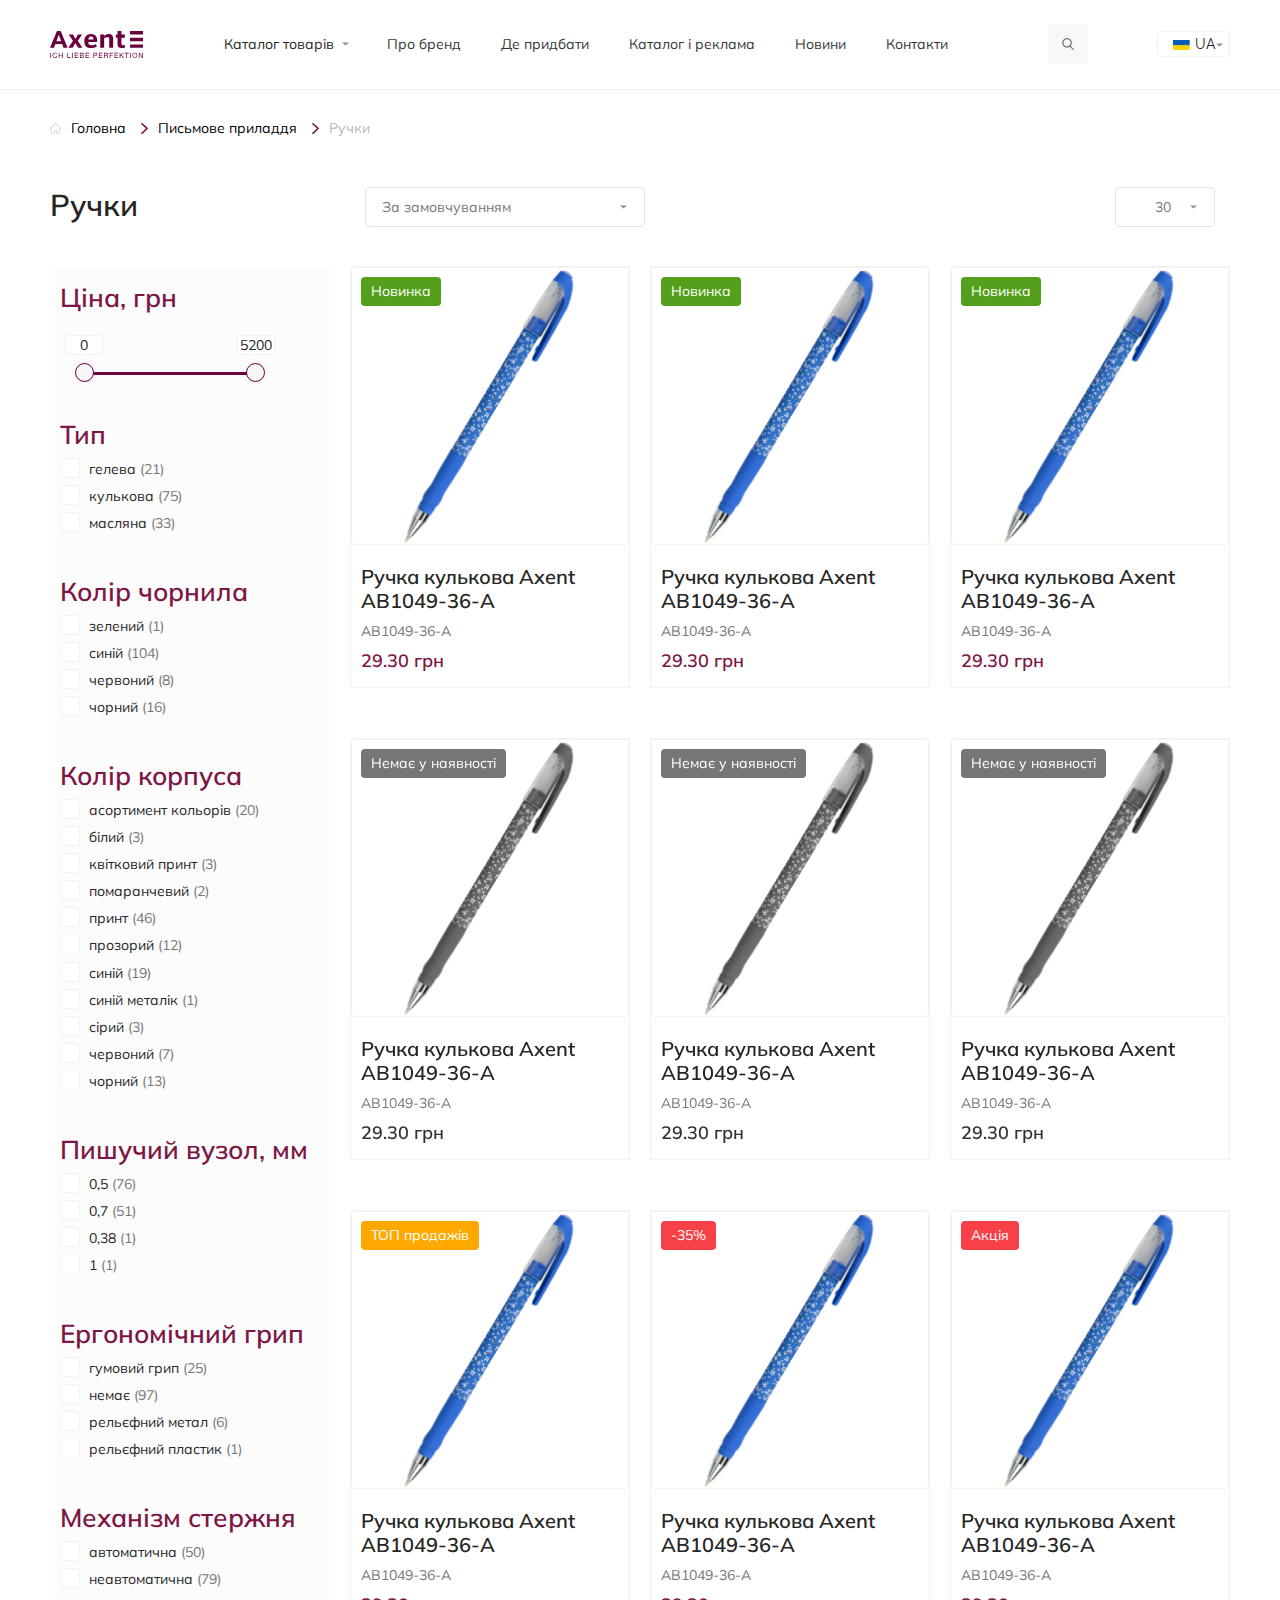
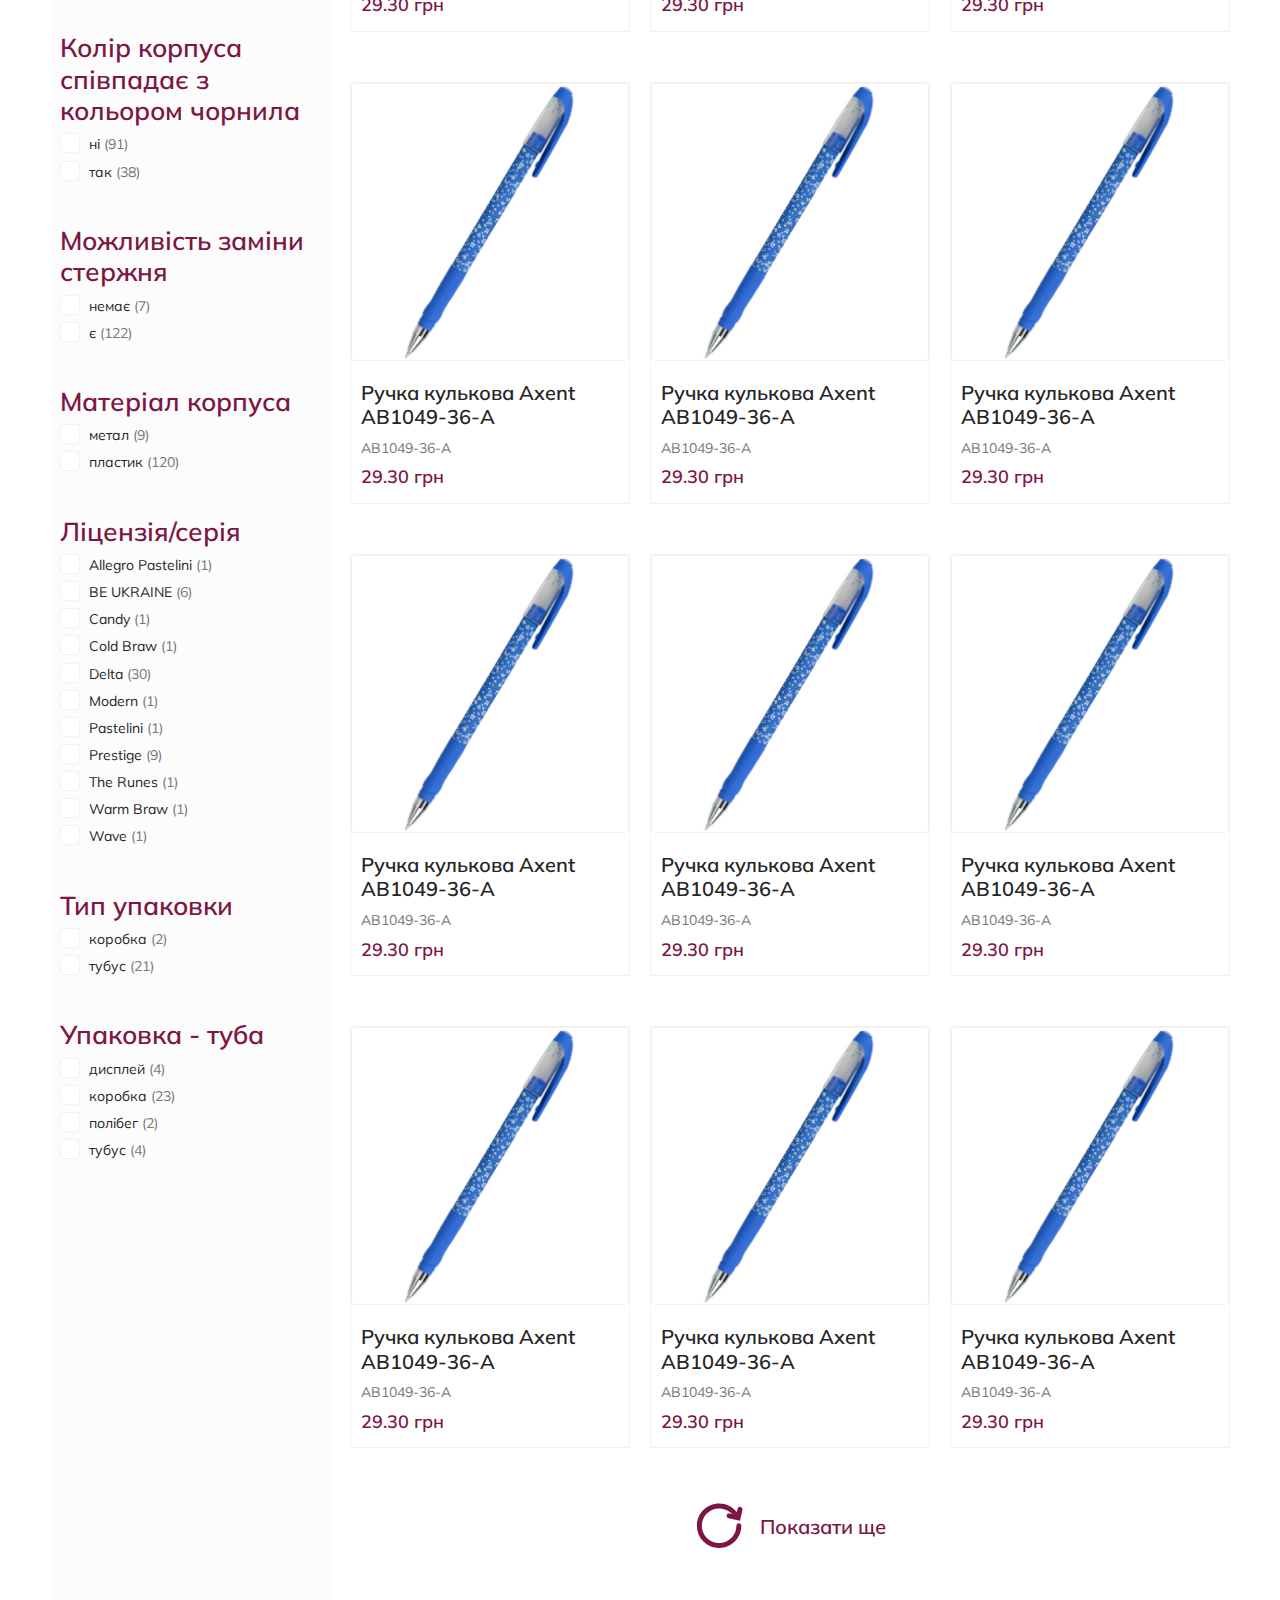
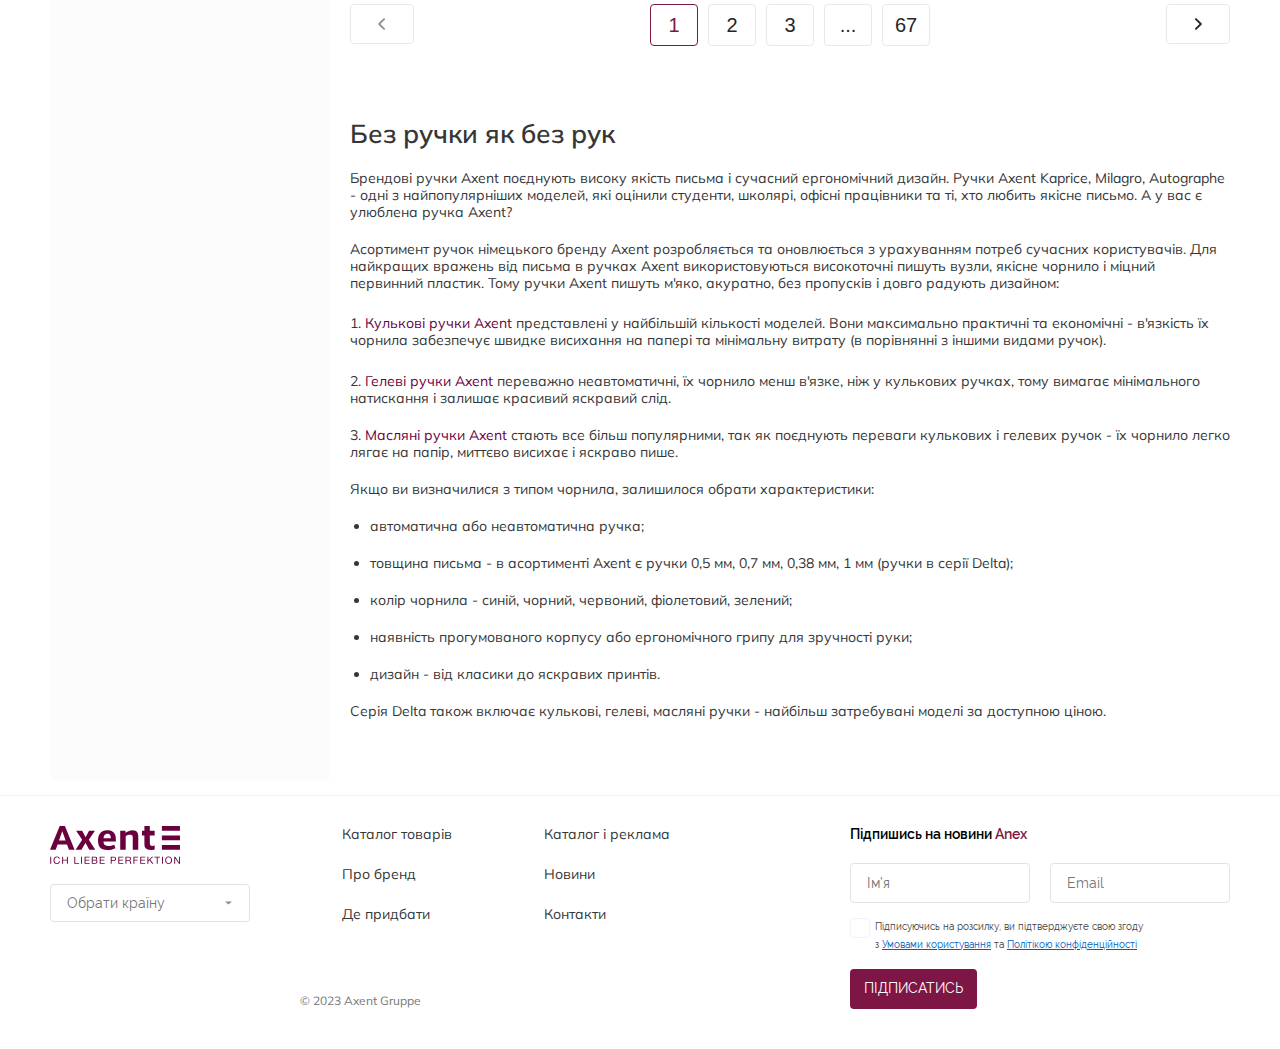
<file: catalog.html>
<!DOCTYPE html>
<html lang="uk">

<head>
    <meta charset="UTF-8">
    <meta http-equiv="X-UA-Compatible" content="IE=edge">
    <meta name="viewport" content="width=device-width, initial-scale=1.0">
    <title>Axent</title>
    <link rel="shortcut icon" href="favicon.ico" type="image/x-icon">
    <link rel="stylesheet" href="css/style.css">
    <link rel="stylesheet" media="screen and (color)" href="css/mobile.css">
</head>

<body>
    <div class="wrapper">
        <!-- ____________ header ____________ -->
        <header class="header">
            <div class="header__container">
                <a href="index.html" class="header__logo">
                    <img src="img/logo.svg" alt="Axent">
                </a>
                <div class="mob-catalog">
                    <a href="#!" class="catalog line triangle-down">
                        <img src="img/icons/catalog-mob.png" alt="catalog">
                        <span>Каталог товарів</span>
                    </a>
                    <div class="mob-catalog__window">
                        <div class="mob-catalog__add"></div>
                        <div class="mob-catalog__categories">
                            <ul>
                                <li class="btn__catalog-active btn__catalog-active-1">
                                    <a href="#!">
                                        Всі товари-1
                                    </a>
                                    <div class="mob-catalog__sub-categories categories-1 option-1">
                                        <ul>
                                            <li>
                                                <a href="catalog.html">
                                                    Всі товари-1
                                                </a>
                                            </li>
                                            <li>
                                                <a href="catalog.html">
                                                    Ручки-1
                                                </a>
                                            </li>
                                            <li>
                                                <a href="catalog.html">
                                                    Олівці-1
                                                </a>
                                            </li>
                                            <li>
                                                <a href="catalog.html">
                                                    Щось ще-1
                                                </a>
                                            </li>
                                            <li>
                                                <a href="catalog.html">
                                                    Олівці-1
                                                </a>
                                            </li>
                                            <li>
                                                <a href="catalog.html">
                                                    Ручки-1
                                                </a>
                                            </li>
                                            <li>
                                                <a href="catalog.html">
                                                    Олівці-1
                                                </a>
                                            </li>
                                        </ul>
                                        <div class="mob-catalog__img">
                                            <img src="img/23.jpg" alt="img">
                                        </div>
                                    </div>
                                </li>
                                <li class="btn__catalog-active btn__catalog-active-2">
                                    <a href="#!">
                                        Письмове приладдя-2
                                    </a>
                                    <div class="mob-catalog__sub-categories categories-2 option-2">
                                        <ul>
                                            <li>
                                                <a href="catalog.html">
                                                    Всі товари-2
                                                </a>
                                            </li>
                                            <li>
                                                <a href="catalog.html">
                                                    Ручки-2
                                                </a>
                                            </li>
                                            <li>
                                                <a href="catalog.html">
                                                    Олівці-2
                                                </a>
                                            </li>
                                            <li>
                                                <a href="catalog.html">
                                                    Щось ще-2
                                                </a>
                                            </li>
                                            <li>
                                                <a href="catalog.html">
                                                    Олівці-2
                                                </a>
                                            </li>
                                            <li>
                                                <a href="catalog.html">
                                                    Ручки-2
                                                </a>
                                            </li>
                                            <li>
                                                <a href="catalog.html">
                                                    Олівці-2
                                                </a>
                                            </li>
                                        </ul>
                                        <div class="mob-catalog__img">
                                            <img src="img/22.jpg" alt="img">
                                        </div>
                                    </div>
                                </li>
                                <li class="btn__catalog-active btn__catalog-active-3">
                                    <a href="#!">
                                        Паперово-білова продукція-3
                                    </a>
                                    <div class="mob-catalog__sub-categories categories-3">
                                        <ul>
                                            <li>
                                                <a href="catalog.html">
                                                    Всі товари-3
                                                </a>
                                            </li>
                                            <li>
                                                <a href="catalog.html">
                                                    Ручки-3
                                                </a>
                                            </li>
                                            <li>
                                                <a href="catalog.html">
                                                    Олівці-3
                                                </a>
                                            </li>
                                            <li>
                                                <a href="catalog.html">
                                                    Щось ще-3
                                                </a>
                                            </li>
                                            <li>
                                                <a href="catalog.html">
                                                    Олівці-3
                                                </a>
                                            </li>
                                            <li>
                                                <a href="catalog.html">
                                                    Ручки-3
                                                </a>
                                            </li>
                                            <li>
                                                <a href="catalog.html">
                                                    Олівці-3
                                                </a>
                                            </li>
                                        </ul>
                                        <div class="mob-catalog__img">
                                            <img src="img/21.jpg" alt="img">
                                        </div>
                                    </div>
                                </li>
                                <li class="btn__catalog-active btn__catalog-active-4">
                                    <a href="#!">
                                        Приладдя для діловиробництва-4
                                    </a>
                                    <div class="mob-catalog__sub-categories categories-4">
                                        <ul>
                                            <li>
                                                <a href="catalog.html">
                                                    Всі товари-4
                                                </a>
                                            </li>
                                            <li>
                                                <a href="catalog.html">
                                                    Ручки-4
                                                </a>
                                            </li>
                                            <li>
                                                <a href="catalog.html">
                                                    Олівці-4
                                                </a>
                                            </li>
                                            <li>
                                                <a href="catalog.html">
                                                    Щось ще-4
                                                </a>
                                            </li>
                                            <li>
                                                <a href="catalog.html">
                                                    Олівці-4
                                                </a>
                                            </li>
                                            <li>
                                                <a href="catalog.html">
                                                    Ручки-4
                                                </a>
                                            </li>
                                            <li>
                                                <a href="catalog.html">
                                                    Олівці-4
                                                </a>
                                            </li>
                                        </ul>
                                        <div class="mob-catalog__img">
                                            <img src="img/20.jpg" alt="img">
                                        </div>
                                    </div>
                                </li>
                                <li class="btn__catalog-active btn__catalog-active-5">
                                    <a href="#!">
                                        Приладдя для організації робочого місця-5
                                    </a>
                                    <div class="mob-catalog__sub-categories categories-5 option">
                                        <ul>
                                            <li>
                                                <a href="catalog.html">
                                                    Всі товари-5
                                                </a>
                                            </li>
                                            <li>
                                                <a href="catalog.html">
                                                    Ручки-5
                                                </a>
                                            </li>
                                            <li>
                                                <a href="catalog.html">
                                                    Олівці-5
                                                </a>
                                            </li>
                                            <li>
                                                <a href="catalog.html">
                                                    Щось ще-5
                                                </a>
                                            </li>
                                            <li>
                                                <a href="catalog.html">
                                                    Олівці-5
                                                </a>
                                            </li>
                                            <li>
                                                <a href="catalog.html">
                                                    Ручки-5
                                                </a>
                                            </li>
                                            <li>
                                                <a href="catalog.html">
                                                    Олівці-5
                                                </a>
                                            </li>
                                        </ul>
                                        <div class="mob-catalog__img">
                                            <img src="img/23.jpg" alt="img">
                                        </div>
                                    </div>
                                </li>
                                <li class="btn__catalog-active btn__catalog-active-6">
                                    <a href="#!">
                                        Канцелярські інструменти-6
                                    </a>
                                    <div class="mob-catalog__sub-categories categories-6 option">
                                        <ul>
                                            <li>
                                                <a href="catalog.html">
                                                    Всі товари-6
                                                </a>
                                            </li>
                                            <li>
                                                <a href="catalog.html">
                                                    Ручки-6
                                                </a>
                                            </li>
                                            <li>
                                                <a href="catalog.html">
                                                    Олівці-6
                                                </a>
                                            </li>
                                            <li>
                                                <a href="catalog.html">
                                                    Щось ще-6
                                                </a>
                                            </li>
                                            <li>
                                                <a href="catalog.html">
                                                    Олівці-6
                                                </a>
                                            </li>
                                            <li>
                                                <a href="catalog.html">
                                                    Ручки-6
                                                </a>
                                            </li>
                                            <li>
                                                <a href="catalog.html">
                                                    Олівці-6
                                                </a>
                                            </li>
                                        </ul>
                                        <div class="mob-catalog__img">
                                            <img src="img/23.jpg" alt="img">
                                        </div>
                                    </div>
                                </li>
                                <li class="btn__catalog-active btn__catalog-active-7">
                                    <a href="#!">
                                        Канцелярські приладдя і дрібниці-7
                                    </a>
                                    <div class="mob-catalog__sub-categories categories-7 option">
                                        <ul>
                                            <li>
                                                <a href="catalog.html">
                                                    Всі товари-7
                                                </a>
                                            </li>
                                            <li>
                                                <a href="catalog.html">
                                                    Ручки-7
                                                </a>
                                            </li>
                                            <li>
                                                <a href="catalog.html">
                                                    Олівці-7
                                                </a>
                                            </li>
                                            <li>
                                                <a href="catalog.html">
                                                    Щось ще-7
                                                </a>
                                            </li>
                                            <li>
                                                <a href="catalog.html">
                                                    Олівці-7
                                                </a>
                                            </li>
                                            <li>
                                                <a href="catalog.html">
                                                    Ручки-7
                                                </a>
                                            </li>
                                            <li>
                                                <a href="catalog.html">
                                                    Олівці-7
                                                </a>
                                            </li>
                                        </ul>
                                        <div class="mob-catalog__img">
                                            <img src="img/23.jpg" alt="img">
                                        </div>
                                    </div>
                                </li>
                                <li class="btn__catalog-active btn__catalog-active-8">
                                    <a href="#!">
                                        Презентаційне обладнання-8
                                    </a>
                                    <div class="mob-catalog__sub-categories categories-8 option">
                                        <ul>
                                            <li>
                                                <a href="catalog.html">
                                                    Всі товари-8
                                                </a>
                                            </li>
                                            <li>
                                                <a href="catalog.html">
                                                    Ручки-8
                                                </a>
                                            </li>
                                            <li>
                                                <a href="catalog.html">
                                                    Олівці-8
                                                </a>
                                            </li>
                                            <li>
                                                <a href="catalog.html">
                                                    Щось ще-8
                                                </a>
                                            </li>
                                            <li>
                                                <a href="catalog.html">
                                                    Олівці-8
                                                </a>
                                            </li>
                                            <li>
                                                <a href="catalog.html">
                                                    Ручки-8
                                                </a>
                                            </li>
                                            <li>
                                                <a href="catalog.html">
                                                    Олівці-8
                                                </a>
                                            </li>
                                        </ul>
                                        <div class="mob-catalog__img">
                                            <img src="img/23.jpg" alt="img">
                                        </div>
                                    </div>
                                </li>
                                <li class="btn__catalog-active btn__catalog-active-9">
                                    <a href="#!">
                                        Товари для офісної та компьютерної техніки-9
                                    </a>
                                    <div class="mob-catalog__sub-categories categories-9 option">
                                        <ul>
                                            <li>
                                                <a href="catalog.html">
                                                    Всі товари-9
                                                </a>
                                            </li>
                                            <li>
                                                <a href="catalog.html">
                                                    Ручки-9
                                                </a>
                                            </li>
                                            <li>
                                                <a href="catalog.html">
                                                    Олівці-9
                                                </a>
                                            </li>
                                            <li>
                                                <a href="catalog.html">
                                                    Щось ще-9
                                                </a>
                                            </li>
                                            <li>
                                                <a href="catalog.html">
                                                    Олівці-9
                                                </a>
                                            </li>
                                            <li>
                                                <a href="catalog.html">
                                                    Ручки-9
                                                </a>
                                            </li>
                                            <li>
                                                <a href="catalog.html">
                                                    Олівці-9
                                                </a>
                                            </li>
                                        </ul>
                                        <div class="mob-catalog__img">
                                            <img src="img/23.jpg" alt="img">
                                        </div>
                                    </div>
                                </li>
                                <li class="btn__catalog-active btn__catalog-active-10">
                                    <a href="#!">
                                        Подарункова продукція-10
                                    </a>
                                    <div class="mob-catalog__sub-categories categories-10 option">
                                        <ul>
                                            <li>
                                                <a href="catalog.html">
                                                    Всі товари-10
                                                </a>
                                            </li>
                                            <li>
                                                <a href="catalog.html">
                                                    Ручки-10
                                                </a>
                                            </li>
                                            <li>
                                                <a href="catalog.html">
                                                    Олівці-10
                                                </a>
                                            </li>
                                            <li>
                                                <a href="catalog.html">
                                                    Щось ще-10
                                                </a>
                                            </li>
                                            <li>
                                                <a href="catalog.html">
                                                    Олівці-10
                                                </a>
                                            </li>
                                            <li>
                                                <a href="catalog.html">
                                                    Ручки-10
                                                </a>
                                            </li>
                                            <li>
                                                <a href="catalog.html">
                                                    Олівці-10
                                                </a>
                                            </li>
                                        </ul>
                                        <div class="mob-catalog__img">
                                            <img src="img/23.jpg" alt="img">
                                        </div>
                                    </div>
                                </li>
                            </ul>
                        </div>
                    </div>
                </div>
                <div class="menu-btn">
                    <span></span>
                    <span></span>
                    <span></span>
                </div>
                <div class="search">
                    <form class="form-search" action="#!">
                        <input type="hidden" name="searchid" value="808327">
                        <input type="search" name="text" required placeholder="Пошук">
                        <input type="image" src="img/icons/magnifying-glass.svg" alt="magnifying-glass">
                    </form>
                </div>
                <div class="menu">
                    <nav class="header__nav">
                        <ul class="header__list">
                            <li>
                                <a class="header__link line" href="about-us.html">Про бренд</a>
                            </li>
                            <li>
                                <a class="header__link line" href="#!">Де придбати</a>
                            </li>
                            <li>
                                <a class="header__link line" href="#!">Каталог і реклама</a>
                            </li>
                            <li>
                                <a class="header__link line" href="news.html">Новини</a>
                            </li>
                            <li>
                                <a class="header__link line" href="#!">Контакти</a>
                            </li>
                        </ul>
                    </nav>
                    <div class="language">
                        <a href="#!" class="language__main triangle-down">
                            <div class="language__img">
                                <img src="img/icons/flag.svg" alt="UA">
                            </div>
                            <span>
                                UA
                            </span>
                        </a>
                        <div class="language__another">
                            <a href="#!" class="language__main">
                                <div class="language__img">
                                    <img src="img/icons/flag.svg" alt="UA">
                                </div>
                                <span>
                                    UA
                                </span>
                            </a>
                            <a href="#!" class="language__main">
                                <div class="language__img">
                                    <img src="img/icons/flag.svg" alt="UA">
                                </div>
                                <span>
                                    UA
                                </span>
                            </a>
                        </div>
                    </div>
                </div>
            </div>
        </header>

        <!-- ____________ pages-menu ____________ -->
        <div class="pages-menu catalog__pages-menu">
            <div class="pages-menu__container">
                <div class="pages-menu__item">
                    <a href="index.html">
                        <img src="img/icons/home.svg" alt="home">
                        <span>Головна</span>
                    </a>
                </div>
                <div class="pages-menu__item">
                    <a href="catalog.html">
                        <img src="img/icons/arrow-pages.svg" alt="arrow">
                        <span>Письмове приладдя</span>
                    </a>
                </div>
                <div class="pages-menu__item pages-menu__item-page">
                    <a href="stationery.html">
                        <img src="img/icons/arrow-pages.svg" alt="arrow">
                        <span>Ручки</span>
                    </a>
                </div>
            </div>
        </div>
        <div class="title__container">
            <h1 class="title">Ручки</h1>
        </div>

        <div class="wrapper__container">
            <button type="button" class="btn__aside">
                <img src="img/icons/sort.png" alt="sort">
            </button>
            <aside class="catalog__filter">
                <div class="catalog__check">
                    <h4>Ціна, грн</h4>
                    <div class="form-group catalog__filter-group">
                        <div class="wrapper-box">
                            <div class="price-input">
                                <div class="field">
                                    <input type="number" class="input-min" value="0">
                                </div>
                                <div class="field">
                                    <input type="number" class="input-max" value="5200">
                                </div>
                            </div>
                            <div class="slider">
                                <div class="progress"></div>
                            </div>
                            <div class="range-input">
                                <input type="range" class="range-min" min="0" max="10000" value="2500" step="100">
                                <input type="range" class="range-max" min="0" max="10000" value="7500" step="100">
                            </div>
                        </div>
                    </div>
                </div>
                <div class="catalog__check">
                    <h4>Тип</h4>
                    <div class="form-group catalog__filter-group">
                        <label>
                            <input type="checkbox" name="coding-notes" class="real-checkbox">
                            <span class="custom-checkbox"></span>
                            гелева <span>(21)</span>
                        </label>
                        <label>
                            <input type="checkbox" name="coding-notes" class="real-checkbox">
                            <span class="custom-checkbox"></span>
                            кулькова <span>(75)</span>
                        </label>
                        <label>
                            <input type="checkbox" name="coding-notes" class="real-checkbox">
                            <span class="custom-checkbox"></span>
                            масляна <span>(33)</span>
                        </label>
                    </div>
                </div>
                <div class="catalog__check">
                    <h4>Колір чорнила</h4>
                    <div class="form-group catalog__filter-group">
                        <label>
                            <input type="checkbox" name="coding-notes" class="real-checkbox">
                            <span class="custom-checkbox"></span>
                            зелений <span>(1)</span>
                        </label>
                        <label>
                            <input type="checkbox" name="coding-notes" class="real-checkbox">
                            <span class="custom-checkbox"></span>
                            синій <span>(104)</span>
                        </label>
                        <label>
                            <input type="checkbox" name="coding-notes" class="real-checkbox">
                            <span class="custom-checkbox"></span>
                            червоний <span>(8)</span>
                        </label>
                        <label>
                            <input type="checkbox" name="coding-notes" class="real-checkbox">
                            <span class="custom-checkbox"></span>
                            чорний <span>(16)</span>
                        </label>
                    </div>
                </div>
                <div class="catalog__check">
                    <h4>Колір корпуса</h4>
                    <div class="form-group catalog__filter-group">
                        <label>
                            <input type="checkbox" name="coding-notes" class="real-checkbox">
                            <span class="custom-checkbox"></span>
                            асортимент кольорів <span>(20)</span>
                        </label>
                        <label>
                            <input type="checkbox" name="coding-notes" class="real-checkbox">
                            <span class="custom-checkbox"></span>
                            білий <span>(3)</span>
                        </label>
                        <label>
                            <input type="checkbox" name="coding-notes" class="real-checkbox">
                            <span class="custom-checkbox"></span>
                            квітковий принт <span>(3)</span>
                        </label>
                        <label>
                            <input type="checkbox" name="coding-notes" class="real-checkbox">
                            <span class="custom-checkbox"></span>
                            помаранчевий <span>(2)</span>
                        </label>
                        <label>
                            <input type="checkbox" name="coding-notes" class="real-checkbox">
                            <span class="custom-checkbox"></span>
                            принт <span>(46)</span>
                        </label>
                        <label>
                            <input type="checkbox" name="coding-notes" class="real-checkbox">
                            <span class="custom-checkbox"></span>
                            прозорий <span>(12)</span>
                        </label>
                        <label>
                            <input type="checkbox" name="coding-notes" class="real-checkbox">
                            <span class="custom-checkbox"></span>
                            синій <span>(19)</span>
                        </label>
                        <label>
                            <input type="checkbox" name="coding-notes" class="real-checkbox">
                            <span class="custom-checkbox"></span>
                            синій металік <span>(1)</span>
                        </label>
                        <label>
                            <input type="checkbox" name="coding-notes" class="real-checkbox">
                            <span class="custom-checkbox"></span>
                            сірий <span>(3)</span>
                        </label>
                        <label>
                            <input type="checkbox" name="coding-notes" class="real-checkbox">
                            <span class="custom-checkbox"></span>
                            червоний <span>(7)</span>
                        </label>
                        <label>
                            <input type="checkbox" name="coding-notes" class="real-checkbox">
                            <span class="custom-checkbox"></span>
                            чорний <span>(13)</span>
                        </label>
                    </div>
                    <div class="catalog__check">
                        <h4>Пишучий вузол, мм</h4>
                        <div class="form-group catalog__filter-group">
                            <label>
                                <input type="checkbox" name="coding-notes" class="real-checkbox">
                                <span class="custom-checkbox"></span>
                                0,5 <span>(76)</span>
                            </label>
                            <label>
                                <input type="checkbox" name="coding-notes" class="real-checkbox">
                                <span class="custom-checkbox"></span>
                                0,7 <span>(51)</span>
                            </label>
                            <label>
                                <input type="checkbox" name="coding-notes" class="real-checkbox">
                                <span class="custom-checkbox"></span>
                                0,38 <span>(1)</span>
                            </label>
                            <label>
                                <input type="checkbox" name="coding-notes" class="real-checkbox">
                                <span class="custom-checkbox"></span>
                                1 <span>(1)</span>
                            </label>
                        </div>
                    </div>
                    <div class="catalog__check">
                        <h4>Ергономічний грип</h4>
                        <div class="form-group catalog__filter-group">
                            <label>
                                <input type="checkbox" name="coding-notes" class="real-checkbox">
                                <span class="custom-checkbox"></span>
                                гумовий грип <span>(25)</span>
                            </label>
                            <label>
                                <input type="checkbox" name="coding-notes" class="real-checkbox">
                                <span class="custom-checkbox"></span>
                                немає <span>(97)</span>
                            </label>
                            <label>
                                <input type="checkbox" name="coding-notes" class="real-checkbox">
                                <span class="custom-checkbox"></span>
                                рельєфний метал <span>(6)</span>
                            </label>
                            <label>
                                <input type="checkbox" name="coding-notes" class="real-checkbox">
                                <span class="custom-checkbox"></span>
                                рельєфний пластик <span>(1)</span>
                            </label>
                        </div>
                    </div>
                    <div class="catalog__check">
                        <h4>Механізм стержня</h4>
                        <div class="form-group catalog__filter-group">
                            <label>
                                <input type="checkbox" name="coding-notes" class="real-checkbox">
                                <span class="custom-checkbox"></span>
                                автоматична <span>(50)</span>
                            </label>
                            <label>
                                <input type="checkbox" name="coding-notes" class="real-checkbox">
                                <span class="custom-checkbox"></span>
                                неавтоматична <span>(79)</span>
                            </label>
                        </div>
                    </div>
                    <div class="catalog__check">
                        <h4>Колір корпуса співпадає з кольором чорнила</h4>
                        <div class="form-group catalog__filter-group">
                            <label>
                                <input type="checkbox" name="coding-notes" class="real-checkbox">
                                <span class="custom-checkbox"></span>
                                ні <span>(91)</span>
                            </label>
                            <label>
                                <input type="checkbox" name="coding-notes" class="real-checkbox">
                                <span class="custom-checkbox"></span>
                                так <span>(38)</span>
                            </label>
                        </div>
                    </div>
                    <div class="catalog__check">
                        <h4>Можливість заміни стержня</h4>
                        <div class="form-group catalog__filter-group">
                            <label>
                                <input type="checkbox" name="coding-notes" class="real-checkbox">
                                <span class="custom-checkbox"></span>
                                немає <span>(7)</span>
                            </label>
                            <label>
                                <input type="checkbox" name="coding-notes" class="real-checkbox">
                                <span class="custom-checkbox"></span>
                                є <span>(122)</span>
                            </label>
                        </div>
                    </div>
                    <div class="catalog__check">
                        <h4>Матеріал корпуса</h4>
                        <div class="form-group catalog__filter-group">
                            <label>
                                <input type="checkbox" name="coding-notes" class="real-checkbox">
                                <span class="custom-checkbox"></span>
                                метал <span>(9)</span>
                            </label>
                            <label>
                                <input type="checkbox" name="coding-notes" class="real-checkbox">
                                <span class="custom-checkbox"></span>
                                пластик <span>(120)</span>
                            </label>
                        </div>
                    </div>
                    <div class="catalog__check">
                        <h4>Ліцензія/серія</h4>
                        <div class="form-group catalog__filter-group">
                            <label>
                                <input type="checkbox" name="coding-notes" class="real-checkbox">
                                <span class="custom-checkbox"></span>
                                Allegro Pastelini <span>(1)</span>
                            </label>
                            <label>
                                <input type="checkbox" name="coding-notes" class="real-checkbox">
                                <span class="custom-checkbox"></span>
                                BE UKRAINE <span>(6)</span>
                            </label>
                            <label>
                                <input type="checkbox" name="coding-notes" class="real-checkbox">
                                <span class="custom-checkbox"></span>
                                Candy <span>(1)</span>
                            </label>
                            <label>
                                <input type="checkbox" name="coding-notes" class="real-checkbox">
                                <span class="custom-checkbox"></span>
                                Cold Braw <span>(1)</span>
                            </label>
                            <label>
                                <input type="checkbox" name="coding-notes" class="real-checkbox">
                                <span class="custom-checkbox"></span>
                                Delta <span>(30)</span>
                            </label>
                            <label>
                                <input type="checkbox" name="coding-notes" class="real-checkbox">
                                <span class="custom-checkbox"></span>
                                Modern <span>(1)</span>
                            </label>
                            <label>
                                <input type="checkbox" name="coding-notes" class="real-checkbox">
                                <span class="custom-checkbox"></span>
                                Pastelini <span>(1)</span>
                            </label>
                            <label>
                                <input type="checkbox" name="coding-notes" class="real-checkbox">
                                <span class="custom-checkbox"></span>
                                Prestige <span>(9)</span>
                            </label>
                            <label>
                                <input type="checkbox" name="coding-notes" class="real-checkbox">
                                <span class="custom-checkbox"></span>
                                The Runes <span>(1)</span>
                            </label>
                            <label>
                                <input type="checkbox" name="coding-notes" class="real-checkbox">
                                <span class="custom-checkbox"></span>
                                Warm Braw <span>(1)</span>
                            </label>
                            <label>
                                <input type="checkbox" name="coding-notes" class="real-checkbox">
                                <span class="custom-checkbox"></span>
                                Wave <span>(1)</span>
                            </label>
                        </div>
                        <div class="catalog__check">
                            <h4>Тип упаковки</h4>
                            <div class="form-group catalog__filter-group">
                                <label>
                                    <input type="checkbox" name="coding-notes" class="real-checkbox">
                                    <span class="custom-checkbox"></span>
                                    коробка <span>(2)</span>
                                </label>
                                <label>
                                    <input type="checkbox" name="coding-notes" class="real-checkbox">
                                    <span class="custom-checkbox"></span>
                                    тубус <span>(21)</span>
                                </label>
                            </div>
                        </div>
                        <div class="catalog__check">
                            <h4>Упаковка - туба</h4>
                            <div class="form-group catalog__filter-group">
                                <label>
                                    <input type="checkbox" name="coding-notes" class="real-checkbox">
                                    <span class="custom-checkbox"></span>
                                    дисплей <span>(4)</span>
                                </label>
                                <label>
                                    <input type="checkbox" name="coding-notes" class="real-checkbox">
                                    <span class="custom-checkbox"></span>
                                    коробка <span>(23)</span>
                                </label>
                                <label>
                                    <input type="checkbox" name="coding-notes" class="real-checkbox">
                                    <span class="custom-checkbox"></span>
                                    полібег <span>(2)</span>
                                </label>
                                <label>
                                    <input type="checkbox" name="coding-notes" class="real-checkbox">
                                    <span class="custom-checkbox"></span>
                                    тубус <span>(4)</span>
                                </label>
                            </div>
                        </div>
                    </div>
                </div>
            </aside>

            <main class="page">
                <div class="catalog__container">
                    <div class="city__wrapper">
                        <button type="button" class="catalog__btn">За замовчуванням</button>
                        <div class="search__box-1">
                            <ul id="another__city-2">
                                <li><a href="#">За замовчуванням</a></li>
                                <li><a href="#">Назва (А-Я)</a></li>
                                <li><a href="#">Назва (Я-А)</a></li>
                                <li><a href="#">Ціна (низька > висока)</a></li>
                                <li><a href="#">Ціна (висока > низька)</a></li>
                            </ul>
                        </div>
                    </div>
                    <div class="city__wrapper catalog__2">
                        <button type="button" class="catalog__btn-2">30</button>
                        <div class="search__box-2">
                            <ul id="another__city-3">
                                <li><a href="#">30</a></li>
                                <li><a href="#">60</a></li>
                                <li><a href="#">90</a></li>
                            </ul>
                        </div>
                    </div>
                </div>
                <!-- ____________ s4_news / s1_stationery / catalog ____________ -->
                <section class="news catalog__box">
                    <div class="news__container">
                        <div class="news__wrapper box-wrapper catalog-wrapper">
                            <a href="page-product.html" class="news__item box-item">
                                <div class="box__img">
                                    <img src="img/24.jpg" alt="image-1">
                                    <span class="sale">Новинка</span>
                                </div>
                                <div class="box-item__info">
                                    <h3>Ручка кулькова Axent AB1049-36-A</h3>
                                    <p>
                                        AB1049-36-A
                                    </p>
                                </div>
                                <div class="btn__more">29.30 грн</div>
                            </a>
                            <a href="page-product.html" class="news__item box-item">
                                <div class="box__img">
                                    <img src="img/24.jpg" alt="image-1">
                                    <span class="sale">Новинка</span>
                                </div>
                                <div class="box-item__info">
                                    <h3>Ручка кулькова Axent AB1049-36-A</h3>
                                    <p>
                                        AB1049-36-A
                                    </p>
                                </div>
                                <div class="btn__more">29.30 грн</div>
                            </a>
                            <a href="page-product.html" class="news__item box-item">
                                <div class="box__img">
                                    <img src="img/24.jpg" alt="image-1">
                                    <span class="sale">Новинка</span>
                                </div>
                                <div class="box-item__info">
                                    <h3>Ручка кулькова Axent AB1049-36-A</h3>
                                    <p>
                                        AB1049-36-A
                                    </p>
                                </div>
                                <div class="btn__more">29.30 грн</div>
                            </a>
                            <a href="page-product.html" class="news__item box-item not-available">
                                <div class="box__img">
                                    <img src="img/24.jpg" alt="image-1">
                                    <span class="sale sale__green">Немає у наявності</span>
                                </div>
                                <div class="box-item__info">
                                    <h3>Ручка кулькова Axent AB1049-36-A</h3>
                                    <p>
                                        AB1049-36-A
                                    </p>
                                </div>
                                <div class="btn__more">29.30 грн</div>
                            </a>
                            <a href="page-product.html" class="news__item box-item not-available">
                                <div class="box__img">
                                    <img src="img/24.jpg" alt="image-1">
                                    <span class="sale sale__green">Немає у наявності</span>
                                </div>
                                <div class="box-item__info">
                                    <h3>Ручка кулькова Axent AB1049-36-A</h3>
                                    <p>
                                        AB1049-36-A
                                    </p>
                                </div>
                                <div class="btn__more">29.30 грн</div>
                            </a>
                            <a href="page-product.html" class="news__item box-item not-available">
                                <div class="box__img">
                                    <img src="img/24.jpg" alt="image-1">
                                    <span class="sale sale__green">Немає у наявності</span>
                                </div>
                                <div class="box-item__info">
                                    <h3>Ручка кулькова Axent AB1049-36-A</h3>
                                    <p>
                                        AB1049-36-A
                                    </p>
                                </div>
                                <div class="btn__more">29.30 грн</div>
                            </a>
                            <a href="page-product.html" class="news__item box-item">
                                <div class="box__img">
                                    <img src="img/24.jpg" alt="image-1">
                                    <span class="sale sale__orange">ТОП продажів</span>
                                </div>
                                <div class="box-item__info">
                                    <h3>Ручка кулькова Axent AB1049-36-A</h3>
                                    <p>
                                        AB1049-36-A
                                    </p>
                                </div>
                                <div class="btn__more">29.30 грн</div>
                            </a>
                            <a href="page-product.html" class="news__item box-item">
                                <div class="box__img">
                                    <img src="img/24.jpg" alt="image-1">
                                    <span class="sale sale__red">-35%</span>
                                </div>
                                <div class="box-item__info">
                                    <h3>Ручка кулькова Axent AB1049-36-A</h3>
                                    <p>
                                        AB1049-36-A
                                    </p>
                                </div>
                                <div class="btn__more">29.30 грн</div>
                            </a>
                            <a href="page-product.html" class="news__item box-item">
                                <div class="box__img">
                                    <img src="img/24.jpg" alt="image-1">
                                    <span class="sale sale__red">Акція</span>
                                </div>
                                <div class="box-item__info">
                                    <h3>Ручка кулькова Axent AB1049-36-A</h3>
                                    <p>
                                        AB1049-36-A
                                    </p>
                                </div>
                                <div class="btn__more">29.30 грн</div>
                            </a>
                            <a href="page-product.html" class="news__item box-item">
                                <div class="box__img">
                                    <img src="img/24.jpg" alt="image-1">
                                    <span class="sale sale_none"></span>
                                </div>
                                <div class="box-item__info">
                                    <h3>Ручка кулькова Axent AB1049-36-A</h3>
                                    <p>
                                        AB1049-36-A
                                    </p>
                                </div>
                                <div class="btn__more">29.30 грн</div>
                            </a>
                            <a href="page-product.html" class="news__item box-item">
                                <div class="box__img">
                                    <img src="img/24.jpg" alt="image-1">
                                    <span class="sale sale_none"></span>
                                </div>
                                <div class="box-item__info">
                                    <h3>Ручка кулькова Axent AB1049-36-A</h3>
                                    <p>
                                        AB1049-36-A
                                    </p>
                                </div>
                                <div class="btn__more">29.30 грн</div>
                            </a>
                            <a href="page-product.html" class="news__item box-item">
                                <div class="box__img">
                                    <img src="img/24.jpg" alt="image-1">
                                    <span class="sale sale_none"></span>
                                </div>
                                <div class="box-item__info">
                                    <h3>Ручка кулькова Axent AB1049-36-A</h3>
                                    <p>
                                        AB1049-36-A
                                    </p>
                                </div>
                                <div class="btn__more">29.30 грн</div>
                            </a>
                            <a href="page-product.html" class="news__item box-item">
                                <div class="box__img">
                                    <img src="img/24.jpg" alt="image-1">
                                    <span class="sale sale_none"></span>
                                </div>
                                <div class="box-item__info">
                                    <h3>Ручка кулькова Axent AB1049-36-A</h3>
                                    <p>
                                        AB1049-36-A
                                    </p>
                                </div>
                                <div class="btn__more">29.30 грн</div>
                            </a>
                            <a href="page-product.html" class="news__item box-item">
                                <div class="box__img">
                                    <img src="img/24.jpg" alt="image-1">
                                    <span class="sale sale_none"></span>
                                </div>
                                <div class="box-item__info">
                                    <h3>Ручка кулькова Axent AB1049-36-A</h3>
                                    <p>
                                        AB1049-36-A
                                    </p>
                                </div>
                                <div class="btn__more">29.30 грн</div>
                            </a>
                            <a href="page-product.html" class="news__item box-item">
                                <div class="box__img">
                                    <img src="img/24.jpg" alt="image-1">
                                    <span class="sale sale_none"></span>
                                </div>
                                <div class="box-item__info">
                                    <h3>Ручка кулькова Axent AB1049-36-A</h3>
                                    <p>
                                        AB1049-36-A
                                    </p>
                                </div>
                                <div class="btn__more">29.30 грн</div>
                            </a>
                            <a href="page-product.html" class="news__item box-item">
                                <div class="box__img">
                                    <img src="img/24.jpg" alt="image-1">
                                    <span class="sale sale_none"></span>
                                </div>
                                <div class="box-item__info">
                                    <h3>Ручка кулькова Axent AB1049-36-A</h3>
                                    <p>
                                        AB1049-36-A
                                    </p>
                                </div>
                                <div class="btn__more">29.30 грн</div>
                            </a>
                            <a href="page-product.html" class="news__item box-item">
                                <div class="box__img">
                                    <img src="img/24.jpg" alt="image-1">
                                    <span class="sale sale_none"></span>
                                </div>
                                <div class="box-item__info">
                                    <h3>Ручка кулькова Axent AB1049-36-A</h3>
                                    <p>
                                        AB1049-36-A
                                    </p>
                                </div>
                                <div class="btn__more">29.30 грн</div>
                            </a>
                            <a href="#!" class="news__item box-item">
                                <div class="box__img">
                                    <img src="img/24.jpg" alt="image-1">
                                    <span class="sale sale_none"></span>
                                </div>
                                <div class="box-item__info">
                                    <h3>Ручка кулькова Axent AB1049-36-A</h3>
                                    <p>
                                        AB1049-36-A
                                    </p>
                                </div>
                                <div class="btn__more">29.30 грн</div>
                            </a>
                        </div>
                    </div>
                </section>
                <div class="btn__load-more">
                    <button type="button">
                        <span class="btn__load-more-img">
                            <img src="/img/icons/load-more.svg" alt="load-more">
                        </span>
                        <span>Показати ще</span>
                    </button>
                </div>
                <div class="pagination__btn">
                    <button type="button" class="pagination__btn-arrow">
                        <span class="pagination__btn-prev"></span>
                    </button>
                    <div class="pagination__btn-number">
                        <button type="button" class="btn-active">1</button>
                        <button type="button">2</button>
                        <button type="button">3</button>
                        <button type="button">...</button>
                        <button type="button">67</button>
                    </div>
                    <button type="button" class="pagination__btn-arrow">
                        <span class="pagination__btn-next"></span>
                    </button>
                </div>
                <div class="catalog__info">
                    <h3>Без ручки як без рук</h3>
                    <p>
                        Брендові ручки Axent поєднують високу якість письма і сучасний ергономічний дизайн. Ручки Axent
                        Kaprice, Milagro, Autographe - одні з найпопулярніших моделей, які оцінили студенти, школярі,
                        офісні працівники та ті, хто любить якісне письмо. А у вас є улюблена ручка Axent?
                    </p>
                    <p>
                        Асортимент ручок німецького бренду Axent розробляється та оновлюється з урахуванням потреб
                        сучасних користувачів. Для найкращих вражень від письма в ручках Axent використовуються
                        високоточні пишуть вузли, якісне чорнило і міцний первинний пластик. Тому ручки Axent пишуть
                        м'яко, акуратно, без пропусків і довго радують дизайном:
                    </p>
                    <p>
                        1. <a href="#!">Кулькові ручки Axent</a> представлені у найбільшій кількості моделей. Вони
                        максимально практичні та
                        економічні - в'язкість їх чорнила забезпечує швидке висихання на папері та мінімальну витрату (в
                        порівнянні з іншими видами ручок).
                    </p>
                    <p>
                        2. <a href="#!">Гелеві ручки Axent</a> переважно неавтоматичні, їх чорнило менш в'язке, ніж у
                        кулькових ручках, тому
                        вимагає мінімального натискання і залишає красивий яскравий слід.
                    </p>
                    <p>
                        3. <a href="#!">Масляні ручки Axent</a> стають все більш популярними, так як поєднують переваги
                        кулькових і гелевих
                        ручок - їх чорнило легко лягає на папір, миттєво висихає і яскраво пише.
                    </p>
                    <h4>Якщо ви визначилися з типом чорнила, залишилося обрати характеристики:</h4>
                    <ul>
                        <li>
                            автоматична або неавтоматична ручка;
                        </li>
                        <li>
                            товщина письма - в асортименті Axent є ручки 0,5 мм, 0,7 мм, 0,38 мм, 1 мм (ручки в серії
                            Delta);
                        </li>
                        <li>
                            колір чорнила - синій, чорний, червоний, фіолетовий, зелений;
                        </li>
                        <li>
                            наявність прогумованого корпусу або ергономічного грипу для зручності руки;
                        </li>
                        <li>
                            дизайн - від класики до яскравих принтів.
                        </li>
                    </ul>
                    <p>
                        Серія Delta також включає кулькові, гелеві, масляні ручки - найбільш затребувані моделі за
                        доступною ціною.
                    </p>
                </div>
            </main>
        </div>

        <!-- ____________ footer ____________ -->
        <footer class="footer">
            <div class="footer__container">
                <div class="footer__wrapper">
                    <div class="footer__items">
                        <div class="footer__item">
                            <a href="index.html" class="footer__img">
                                <img src="img/logo.svg" alt="footer_logo">
                            </a>
                            <div class="city__wrapper">
                                <button type="button" class="city__btn">Обрати країну</button>
                                <div class="search__box">
                                    <div class="search__input">
                                        <input type="search" id="search" placeholder="Пошук...">
                                    </div>
                                    <ul id="another__city">
                                        <li><a href="#">Словакія</a></li>
                                        <li><a href="#">Польша</a></li>
                                    </ul>
                                </div>
                            </div>
                        </div>
                        <div class="footer__item footer__item-mob">
                            <a href="#!" class="line">Каталог товарів</a>
                            <a href="about-us.html" class="line">Про бренд</a>
                            <a href="#!" class="line">Де придбати</a>
                        </div>
                        <div class="footer__item footer__item-mob">
                            <a href="#!" class="line">Каталог і реклама</a>
                            <a href="news.html" class="line">Новини</a>
                            <a href="#!" class="line">Контакти</a>
                        </div>
                    </div>
                    <div class="footer__copy footer__copy-desk">
                        &copy; 2023 Axent Gruppe
                    </div>
                </div>
                <div class="footer__box">
                    <div class="footer__form">
                        <form action="#!">
                            <h3>Підпишись на новини <span>Anex</span></h3>
                            <div class="footer__inputs">
                                <input type="text" required placeholder="Ім’я">
                                <input type="email" placeholder="Email">
                            </div>
                            <div class="footer__chechbox">
                                <div class="form-group">
                                    <label>
                                        <input type="checkbox" name="coding-notes" class="real-checkbox">
                                        <span class="custom-checkbox"></span>
                                    </label>
                                </div>
                                <p>
                                    Підписуючись на розсилку, ви підтверджуєте свою згоду з <a href="#!">Умовами
                                        користування</a> та <a href="#!">Політікою конфіденційності</a>
                                </p>
                            </div>
                            <div class="footer__btn">
                                <button type="submit" class="btn__general">Підписатись</button>
                            </div>
                        </form>
                    </div>
                </div>
                <div class="footer__copy footer__copy-mob">
                    &copy; 2023 Axent Gruppe
                </div>
            </div>
        </footer>
    </div>

    <script src="js/jQuery.js"></script>
    <script src="js/slick.min.js"></script>
    <script src="js/script.js"></script>
</body>

</html>
</file>
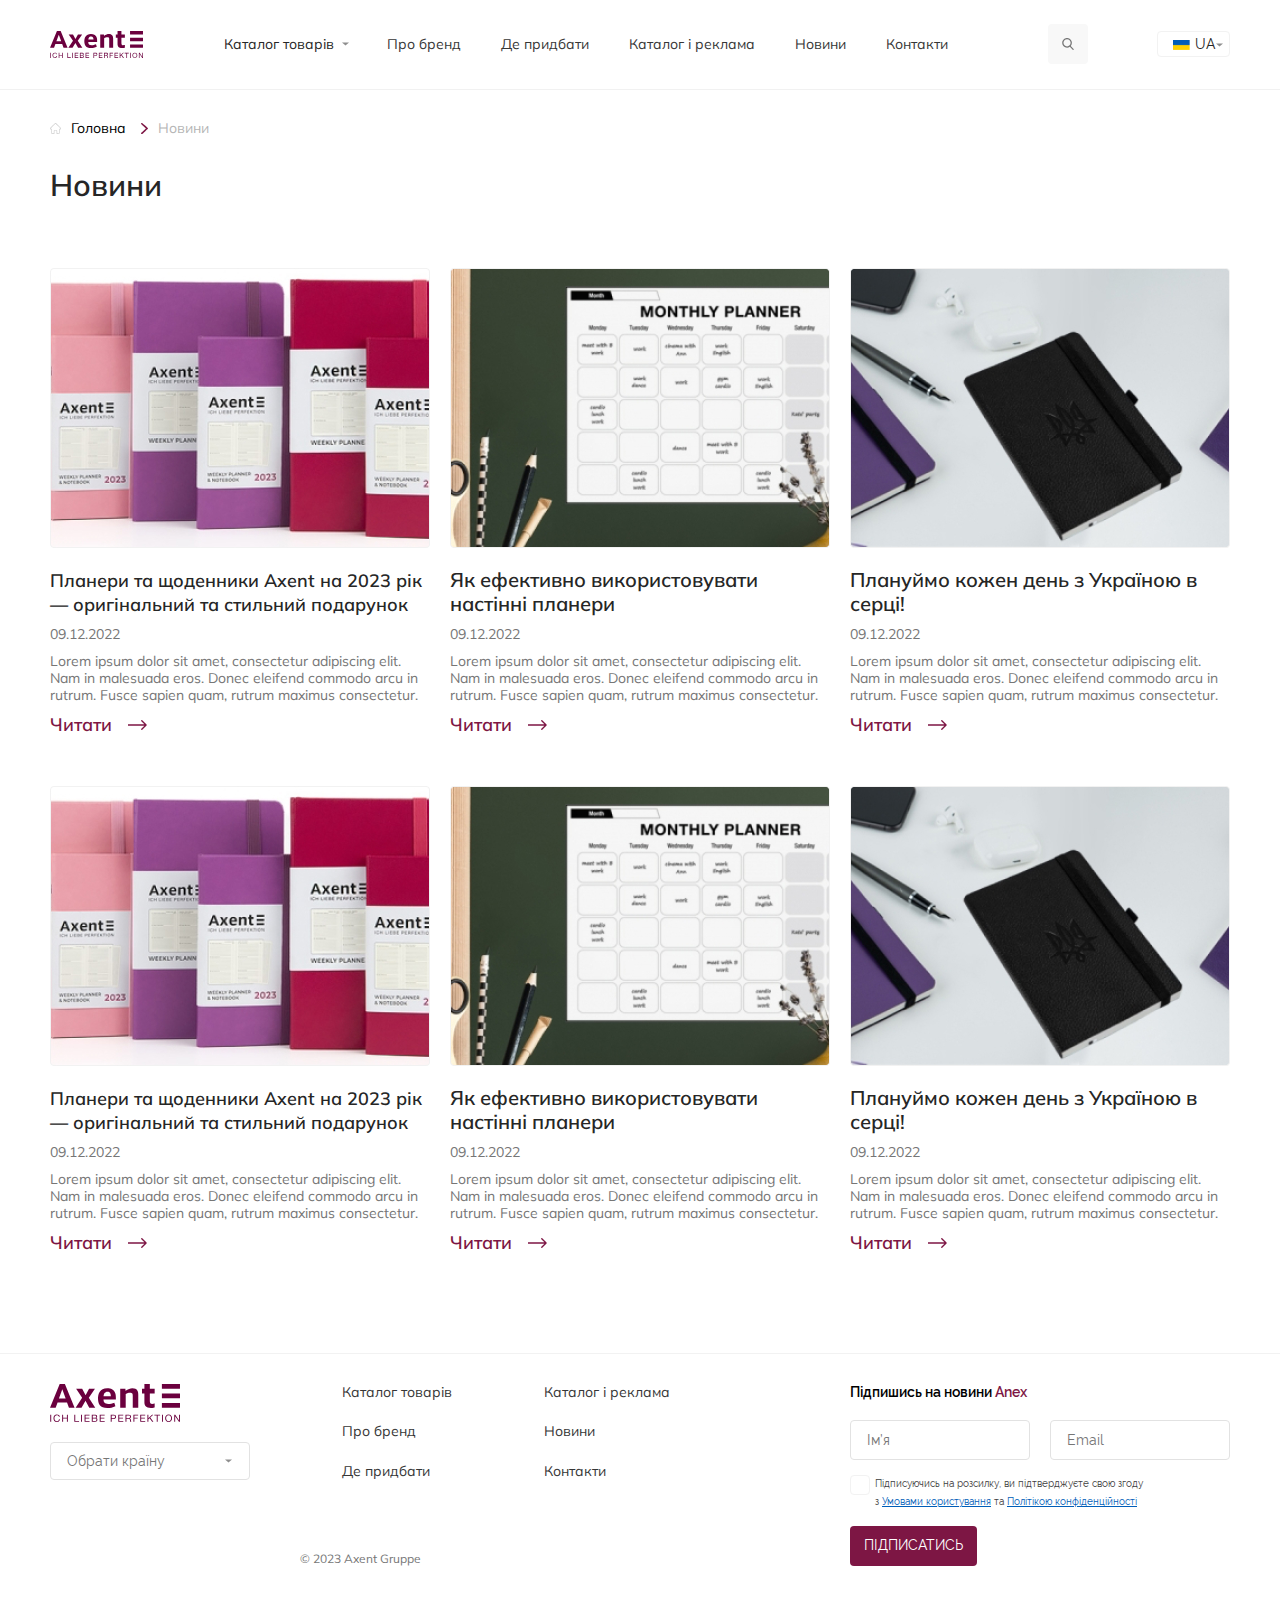
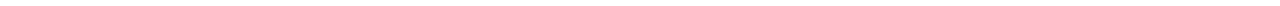
<file: news.html>
<!DOCTYPE html>
<html lang="zxx">

<head>
    <meta charset="UTF-8">
    <meta http-equiv="X-UA-Compatible" content="IE=edge">
    <meta name="viewport" content="width=device-width, initial-scale=1.0">
    <title>Axent</title>
    <link rel="shortcut icon" href="favicon.ico" type="image/x-icon">
    <link rel="stylesheet" href="css/style.css">
    <link rel="stylesheet" media="screen and (color)" href="css/mobile.css">
</head>

<body>
    <div class="wrapper">
        <!-- ____________ header ____________ -->
        <header class="header">
            <div class="header__container">
                <a href="index.html" class="header__logo">
                    <img src="img/logo.svg" alt="Axent">
                </a>
                <div class="mob-catalog">
                    <a href="#!" class="catalog line triangle-down">
                        <img src="img/icons/catalog-mob.png" alt="catalog">
                        <span>Каталог товарів</span>
                    </a>
                    <div class="mob-catalog__window">
                        <div class="mob-catalog__add"></div>
                        <div class="mob-catalog__categories">
                            <ul>
                                <li class="btn__catalog-active btn__catalog-active-1">
                                    <a href="#!">
                                        Всі товари-1
                                    </a>
                                    <div class="mob-catalog__sub-categories categories-1 option-1">
                                        <ul>
                                            <li>
                                                <a href="catalog.html">
                                                    Всі товари-1
                                                </a>
                                            </li>
                                            <li>
                                                <a href="catalog.html">
                                                    Ручки-1
                                                </a>
                                            </li>
                                            <li>
                                                <a href="catalog.html">
                                                    Олівці-1
                                                </a>
                                            </li>
                                            <li>
                                                <a href="catalog.html">
                                                    Щось ще-1
                                                </a>
                                            </li>
                                            <li>
                                                <a href="catalog.html">
                                                    Олівці-1
                                                </a>
                                            </li>
                                            <li>
                                                <a href="catalog.html">
                                                    Ручки-1
                                                </a>
                                            </li>
                                            <li>
                                                <a href="catalog.html">
                                                    Олівці-1
                                                </a>
                                            </li>
                                        </ul>
                                        <div class="mob-catalog__img">
                                            <img src="img/23.jpg" alt="img">
                                        </div>
                                    </div>
                                </li>
                                <li class="btn__catalog-active btn__catalog-active-2">
                                    <a href="#!">
                                        Письмове приладдя-2
                                    </a>
                                    <div class="mob-catalog__sub-categories categories-2 option-2">
                                        <ul>
                                            <li>
                                                <a href="catalog.html">
                                                    Всі товари-2
                                                </a>
                                            </li>
                                            <li>
                                                <a href="catalog.html">
                                                    Ручки-2
                                                </a>
                                            </li>
                                            <li>
                                                <a href="catalog.html">
                                                    Олівці-2
                                                </a>
                                            </li>
                                            <li>
                                                <a href="catalog.html">
                                                    Щось ще-2
                                                </a>
                                            </li>
                                            <li>
                                                <a href="catalog.html">
                                                    Олівці-2
                                                </a>
                                            </li>
                                            <li>
                                                <a href="catalog.html">
                                                    Ручки-2
                                                </a>
                                            </li>
                                            <li>
                                                <a href="catalog.html">
                                                    Олівці-2
                                                </a>
                                            </li>
                                        </ul>
                                        <div class="mob-catalog__img">
                                            <img src="img/22.jpg" alt="img">
                                        </div>
                                    </div>
                                </li>
                                <li class="btn__catalog-active btn__catalog-active-3">
                                    <a href="#!">
                                        Паперово-білова продукція-3
                                    </a>
                                    <div class="mob-catalog__sub-categories categories-3">
                                        <ul>
                                            <li>
                                                <a href="catalog.html">
                                                    Всі товари-3
                                                </a>
                                            </li>
                                            <li>
                                                <a href="catalog.html">
                                                    Ручки-3
                                                </a>
                                            </li>
                                            <li>
                                                <a href="catalog.html">
                                                    Олівці-3
                                                </a>
                                            </li>
                                            <li>
                                                <a href="catalog.html">
                                                    Щось ще-3
                                                </a>
                                            </li>
                                            <li>
                                                <a href="catalog.html">
                                                    Олівці-3
                                                </a>
                                            </li>
                                            <li>
                                                <a href="catalog.html">
                                                    Ручки-3
                                                </a>
                                            </li>
                                            <li>
                                                <a href="catalog.html">
                                                    Олівці-3
                                                </a>
                                            </li>
                                        </ul>
                                        <div class="mob-catalog__img">
                                            <img src="img/21.jpg" alt="img">
                                        </div>
                                    </div>
                                </li>
                                <li class="btn__catalog-active btn__catalog-active-4">
                                    <a href="#!">
                                        Приладдя для діловиробництва-4
                                    </a>
                                    <div class="mob-catalog__sub-categories categories-4">
                                        <ul>
                                            <li>
                                                <a href="catalog.html">
                                                    Всі товари-4
                                                </a>
                                            </li>
                                            <li>
                                                <a href="catalog.html">
                                                    Ручки-4
                                                </a>
                                            </li>
                                            <li>
                                                <a href="catalog.html">
                                                    Олівці-4
                                                </a>
                                            </li>
                                            <li>
                                                <a href="catalog.html">
                                                    Щось ще-4
                                                </a>
                                            </li>
                                            <li>
                                                <a href="catalog.html">
                                                    Олівці-4
                                                </a>
                                            </li>
                                            <li>
                                                <a href="catalog.html">
                                                    Ручки-4
                                                </a>
                                            </li>
                                            <li>
                                                <a href="catalog.html">
                                                    Олівці-4
                                                </a>
                                            </li>
                                        </ul>
                                        <div class="mob-catalog__img">
                                            <img src="img/20.jpg" alt="img">
                                        </div>
                                    </div>
                                </li>
                                <li class="btn__catalog-active btn__catalog-active-5">
                                    <a href="#!">
                                        Приладдя для організації робочого місця-5
                                    </a>
                                    <div class="mob-catalog__sub-categories categories-5 option">
                                        <ul>
                                            <li>
                                                <a href="catalog.html">
                                                    Всі товари-5
                                                </a>
                                            </li>
                                            <li>
                                                <a href="catalog.html">
                                                    Ручки-5
                                                </a>
                                            </li>
                                            <li>
                                                <a href="catalog.html">
                                                    Олівці-5
                                                </a>
                                            </li>
                                            <li>
                                                <a href="catalog.html">
                                                    Щось ще-5
                                                </a>
                                            </li>
                                            <li>
                                                <a href="catalog.html">
                                                    Олівці-5
                                                </a>
                                            </li>
                                            <li>
                                                <a href="catalog.html">
                                                    Ручки-5
                                                </a>
                                            </li>
                                            <li>
                                                <a href="catalog.html">
                                                    Олівці-5
                                                </a>
                                            </li>
                                        </ul>
                                        <div class="mob-catalog__img">
                                            <img src="img/23.jpg" alt="img">
                                        </div>
                                    </div>
                                </li>
                                <li class="btn__catalog-active btn__catalog-active-6">
                                    <a href="#!">
                                        Канцелярські інструменти-6
                                    </a>
                                    <div class="mob-catalog__sub-categories categories-6 option">
                                        <ul>
                                            <li>
                                                <a href="catalog.html">
                                                    Всі товари-6
                                                </a>
                                            </li>
                                            <li>
                                                <a href="catalog.html">
                                                    Ручки-6
                                                </a>
                                            </li>
                                            <li>
                                                <a href="catalog.html">
                                                    Олівці-6
                                                </a>
                                            </li>
                                            <li>
                                                <a href="catalog.html">
                                                    Щось ще-6
                                                </a>
                                            </li>
                                            <li>
                                                <a href="catalog.html">
                                                    Олівці-6
                                                </a>
                                            </li>
                                            <li>
                                                <a href="catalog.html">
                                                    Ручки-6
                                                </a>
                                            </li>
                                            <li>
                                                <a href="catalog.html">
                                                    Олівці-6
                                                </a>
                                            </li>
                                        </ul>
                                        <div class="mob-catalog__img">
                                            <img src="img/23.jpg" alt="img">
                                        </div>
                                    </div>
                                </li>
                                <li class="btn__catalog-active btn__catalog-active-7">
                                    <a href="#!">
                                        Канцелярські приладдя і дрібниці-7
                                    </a>
                                    <div class="mob-catalog__sub-categories categories-7 option">
                                        <ul>
                                            <li>
                                                <a href="catalog.html">
                                                    Всі товари-7
                                                </a>
                                            </li>
                                            <li>
                                                <a href="catalog.html">
                                                    Ручки-7
                                                </a>
                                            </li>
                                            <li>
                                                <a href="catalog.html">
                                                    Олівці-7
                                                </a>
                                            </li>
                                            <li>
                                                <a href="catalog.html">
                                                    Щось ще-7
                                                </a>
                                            </li>
                                            <li>
                                                <a href="catalog.html">
                                                    Олівці-7
                                                </a>
                                            </li>
                                            <li>
                                                <a href="catalog.html">
                                                    Ручки-7
                                                </a>
                                            </li>
                                            <li>
                                                <a href="catalog.html">
                                                    Олівці-7
                                                </a>
                                            </li>
                                        </ul>
                                        <div class="mob-catalog__img">
                                            <img src="img/23.jpg" alt="img">
                                        </div>
                                    </div>
                                </li>
                                <li class="btn__catalog-active btn__catalog-active-8">
                                    <a href="#!">
                                        Презентаційне обладнання-8
                                    </a>
                                    <div class="mob-catalog__sub-categories categories-8 option">
                                        <ul>
                                            <li>
                                                <a href="catalog.html">
                                                    Всі товари-8
                                                </a>
                                            </li>
                                            <li>
                                                <a href="catalog.html">
                                                    Ручки-8
                                                </a>
                                            </li>
                                            <li>
                                                <a href="catalog.html">
                                                    Олівці-8
                                                </a>
                                            </li>
                                            <li>
                                                <a href="catalog.html">
                                                    Щось ще-8
                                                </a>
                                            </li>
                                            <li>
                                                <a href="catalog.html">
                                                    Олівці-8
                                                </a>
                                            </li>
                                            <li>
                                                <a href="catalog.html">
                                                    Ручки-8
                                                </a>
                                            </li>
                                            <li>
                                                <a href="catalog.html">
                                                    Олівці-8
                                                </a>
                                            </li>
                                        </ul>
                                        <div class="mob-catalog__img">
                                            <img src="img/23.jpg" alt="img">
                                        </div>
                                    </div>
                                </li>
                                <li class="btn__catalog-active btn__catalog-active-9">
                                    <a href="#!">
                                        Товари для офісної та компьютерної техніки-9
                                    </a>
                                    <div class="mob-catalog__sub-categories categories-9 option">
                                        <ul>
                                            <li>
                                                <a href="catalog.html">
                                                    Всі товари-9
                                                </a>
                                            </li>
                                            <li>
                                                <a href="catalog.html">
                                                    Ручки-9
                                                </a>
                                            </li>
                                            <li>
                                                <a href="catalog.html">
                                                    Олівці-9
                                                </a>
                                            </li>
                                            <li>
                                                <a href="catalog.html">
                                                    Щось ще-9
                                                </a>
                                            </li>
                                            <li>
                                                <a href="catalog.html">
                                                    Олівці-9
                                                </a>
                                            </li>
                                            <li>
                                                <a href="catalog.html">
                                                    Ручки-9
                                                </a>
                                            </li>
                                            <li>
                                                <a href="catalog.html">
                                                    Олівці-9
                                                </a>
                                            </li>
                                        </ul>
                                        <div class="mob-catalog__img">
                                            <img src="img/23.jpg" alt="img">
                                        </div>
                                    </div>
                                </li>
                                <li class="btn__catalog-active btn__catalog-active-10">
                                    <a href="#!">
                                        Подарункова продукція-10
                                    </a>
                                    <div class="mob-catalog__sub-categories categories-10 option">
                                        <ul>
                                            <li>
                                                <a href="catalog.html">
                                                    Всі товари-10
                                                </a>
                                            </li>
                                            <li>
                                                <a href="catalog.html">
                                                    Ручки-10
                                                </a>
                                            </li>
                                            <li>
                                                <a href="catalog.html">
                                                    Олівці-10
                                                </a>
                                            </li>
                                            <li>
                                                <a href="catalog.html">
                                                    Щось ще-10
                                                </a>
                                            </li>
                                            <li>
                                                <a href="catalog.html">
                                                    Олівці-10
                                                </a>
                                            </li>
                                            <li>
                                                <a href="catalog.html">
                                                    Ручки-10
                                                </a>
                                            </li>
                                            <li>
                                                <a href="catalog.html">
                                                    Олівці-10
                                                </a>
                                            </li>
                                        </ul>
                                        <div class="mob-catalog__img">
                                            <img src="img/23.jpg" alt="img">
                                        </div>
                                    </div>
                                </li>
                            </ul>
                        </div>
                    </div>
                </div>
                <div class="menu-btn">
                    <span></span>
                    <span></span>
                    <span></span>
                </div>
                <div class="search">
                    <form class="form-search" action="#!">
                        <input type="hidden" name="searchid" value="808327">
                        <input type="search" name="text" required placeholder="Пошук">
                        <input type="image" src="img/icons/magnifying-glass.svg" alt="magnifying-glass">
                    </form>
                </div>
                <div class="menu">
                    <nav class="header__nav">
                        <ul class="header__list">
                            <li>
                                <a class="header__link line" href="about-us.html">Про бренд</a>
                            </li>
                            <li>
                                <a class="header__link line" href="#!">Де придбати</a>
                            </li>
                            <li>
                                <a class="header__link line" href="#!">Каталог і реклама</a>
                            </li>
                            <li>
                                <a class="header__link line" href="news.html">Новини</a>
                            </li>
                            <li>
                                <a class="header__link line" href="#!">Контакти</a>
                            </li>
                        </ul>
                    </nav>
                    <div class="language">
                        <a href="#!" class="language__main triangle-down">
                            <div class="language__img">
                                <img src="img/icons/flag.svg" alt="UA">
                            </div>
                            <span>
                                UA
                            </span>
                        </a>
                        <div class="language__another">
                            <a href="#!" class="language__main">
                                <div class="language__img">
                                    <img src="img/icons/flag.svg" alt="UA">
                                </div>
                                <span>
                                    UA
                                </span>
                            </a>
                            <a href="#!" class="language__main">
                                <div class="language__img">
                                    <img src="img/icons/flag.svg" alt="UA">
                                </div>
                                <span>
                                    UA
                                </span>
                            </a>
                        </div>
                    </div>
                </div>
            </div>
        </header>

        <main class="page">
            <!-- ____________ pages-menu ____________ -->
            <div class="pages-menu">
                <div class="pages-menu__container">
                    <div class="pages-menu__item">
                        <a href="index.html">
                            <img src="img/icons/home.svg" alt="home">
                            <span>Головна</span>
                        </a>
                    </div>
                    <div class="pages-menu__item pages-menu__item-page">
                        <a href="news.html">
                            <img src="img/icons/arrow-pages.svg" alt="arrow">
                            <span>Новини</span>
                        </a>
                    </div>
                </div>
            </div>

            <!-- ____________ s4_news ____________ -->
            <section class="news">
                <div class="news__container">
                    <h2 class="title">Новини</h2>
                    <div class="news__wrapper box-wrapper">
                        <div class="news__item box-item">
                            <div class="box__img">
                                <img src="img/9.jpg" alt="image-1">
                            </div>
                            <div class="box-item__info">
                                <h3><span>Планери та щоденники Axent на 2023 рік — оригінальний та стильний
                                        подарунок</span></h3>
                                <div>09.12.2022</div>
                                <p>
                                    Lorem ipsum dolor sit amet, consectetur adipiscing elit. Nam in malesuada eros.
                                    Donec eleifend commodo arcu in rutrum. Fusce sapien quam, rutrum maximus
                                    consectetur.
                                </p>
                            </div>
                            <a href="page-news.html" class="btn__more">Читати</a>
                        </div>
                        <div class="news__item box-item">
                            <div class="box__img">
                                <img src="img/10.jpg" alt="image-1">
                            </div>
                            <div class="box-item__info">
                                <h3>Як ефективно використовувати настінні планери</h3>
                                <div>09.12.2022</div>
                                <p>
                                    Lorem ipsum dolor sit amet, consectetur adipiscing elit. Nam in malesuada eros.
                                    Donec eleifend commodo arcu in rutrum. Fusce sapien quam, rutrum maximus
                                    consectetur.
                                </p>
                            </div>
                            <a href="page-news.html" class="btn__more">Читати</a>
                        </div>
                        <div class="news__item box-item">
                            <div class="box__img">
                                <img src="img/11.jpg" alt="image-1">
                            </div>
                            <div class="box-item__info">
                                <h3>Плануймо кожен день з Україною в серці! </h3>
                                <div>09.12.2022</div>
                                <p>
                                    Lorem ipsum dolor sit amet, consectetur adipiscing elit. Nam in malesuada eros.
                                    Donec eleifend commodo arcu in rutrum. Fusce sapien quam, rutrum maximus
                                    consectetur.
                                </p>
                            </div>
                            <a href="page-news.html" class="btn__more">Читати</a>
                        </div>
                        <div class="news__item box-item">
                            <div class="box__img">
                                <img src="img/9.jpg" alt="image-1">
                            </div>
                            <div class="box-item__info">
                                <h3><span>Планери та щоденники Axent на 2023 рік — оригінальний та стильний
                                        подарунок</span></h3>
                                <div>09.12.2022</div>
                                <p>
                                    Lorem ipsum dolor sit amet, consectetur adipiscing elit. Nam in malesuada eros.
                                    Donec eleifend commodo arcu in rutrum. Fusce sapien quam, rutrum maximus
                                    consectetur.
                                </p>
                            </div>
                            <a href="page-news.html" class="btn__more">Читати</a>
                        </div>
                        <div class="news__item box-item">
                            <div class="box__img">
                                <img src="img/10.jpg" alt="image-1">
                            </div>
                            <div class="box-item__info">
                                <h3>Як ефективно використовувати настінні планери</h3>
                                <div>09.12.2022</div>
                                <p>
                                    Lorem ipsum dolor sit amet, consectetur adipiscing elit. Nam in malesuada eros.
                                    Donec eleifend commodo arcu in rutrum. Fusce sapien quam, rutrum maximus
                                    consectetur.
                                </p>
                            </div>
                            <a href="page-news.html" class="btn__more">Читати</a>
                        </div>
                        <div class="news__item box-item">
                            <div class="box__img">
                                <img src="img/11.jpg" alt="image-1">
                            </div>
                            <div class="box-item__info">
                                <h3>Плануймо кожен день з Україною в серці! </h3>
                                <div>09.12.2022</div>
                                <p>
                                    Lorem ipsum dolor sit amet, consectetur adipiscing elit. Nam in malesuada eros.
                                    Donec eleifend commodo arcu in rutrum. Fusce sapien quam, rutrum maximus
                                    consectetur.
                                </p>
                            </div>
                            <a href="page-news.html" class="btn__more">Читати</a>
                        </div>
                    </div>
                </div>
            </section>
        </main>

        <!-- ____________ footer ____________ -->
        <footer class="footer">
            <div class="footer__container">
                <div class="footer__wrapper">
                    <div class="footer__items">
                        <div class="footer__item">
                            <a href="index.html" class="footer__img">
                                <img src="img/logo.svg" alt="footer_logo">
                            </a>
                            <div class="city__wrapper">
                                <button type="button" class="city__btn">Обрати країну</button>
                                <div class="search__box">
                                    <div class="search__input">
                                        <input type="search" id="search" placeholder="Пошук...">
                                    </div>
                                    <ul id="another__city">
                                        <li><a href="#">Словакія</a></li>
                                        <li><a href="#">Польша</a></li>
                                    </ul>
                                </div>
                                
                            </div>
                        </div>
                        <div class="footer__item footer__item-mob">
                            <a href="#!" class="line">Каталог товарів</a>
                            <a href="about-us.html" class="line">Про бренд</a>
                            <a href="#!" class="line">Де придбати</a>
                        </div>
                        <div class="footer__item footer__item-mob">
                            <a href="#!" class="line">Каталог і реклама</a>
                            <a href="news.html" class="line">Новини</a>
                            <a href="#!" class="line">Контакти</a>
                        </div>
                    </div>
                    <div class="footer__copy footer__copy-desk">
                        &copy; 2023 Axent Gruppe
                    </div>
                </div>
                <div class="footer__box">
                    <div class="footer__form">
                        <form action="#!">
                            <h3>Підпишись на новини <span>Anex</span></h3>
                            <div class="footer__inputs">
                                <input type="text" required placeholder="Ім’я">
                                <input type="email" placeholder="Email">
                            </div>
                            <div class="footer__chechbox">
                                <div class="form-group">
                                    <label>
                                        <input type="checkbox" name="coding-notes" class="real-checkbox">
                                        <span class="custom-checkbox"></span>
                                    </label>
                                </div>
                                <p>
                                    Підписуючись на розсилку, ви підтверджуєте свою згоду з <a href="#!">Умовами
                                    користування</a> та <a href="#!">Політікою конфіденційності</a>
                                </p>
                            </div>
                            <div class="footer__btn">
                                <button type="submit" class="btn__general">Підписатись</button>
                            </div>
                        </form>
                    </div>
                </div>
                <div class="footer__copy footer__copy-mob">
                    &copy; 2023 Axent Gruppe
                </div>
            </div>
        </footer>
    </div>

    <script src="js/jQuery.js"></script>
    <script src="js/slick.min.js"></script>
    <script src="js/script.js"></script>
</body>

</html>
</file>
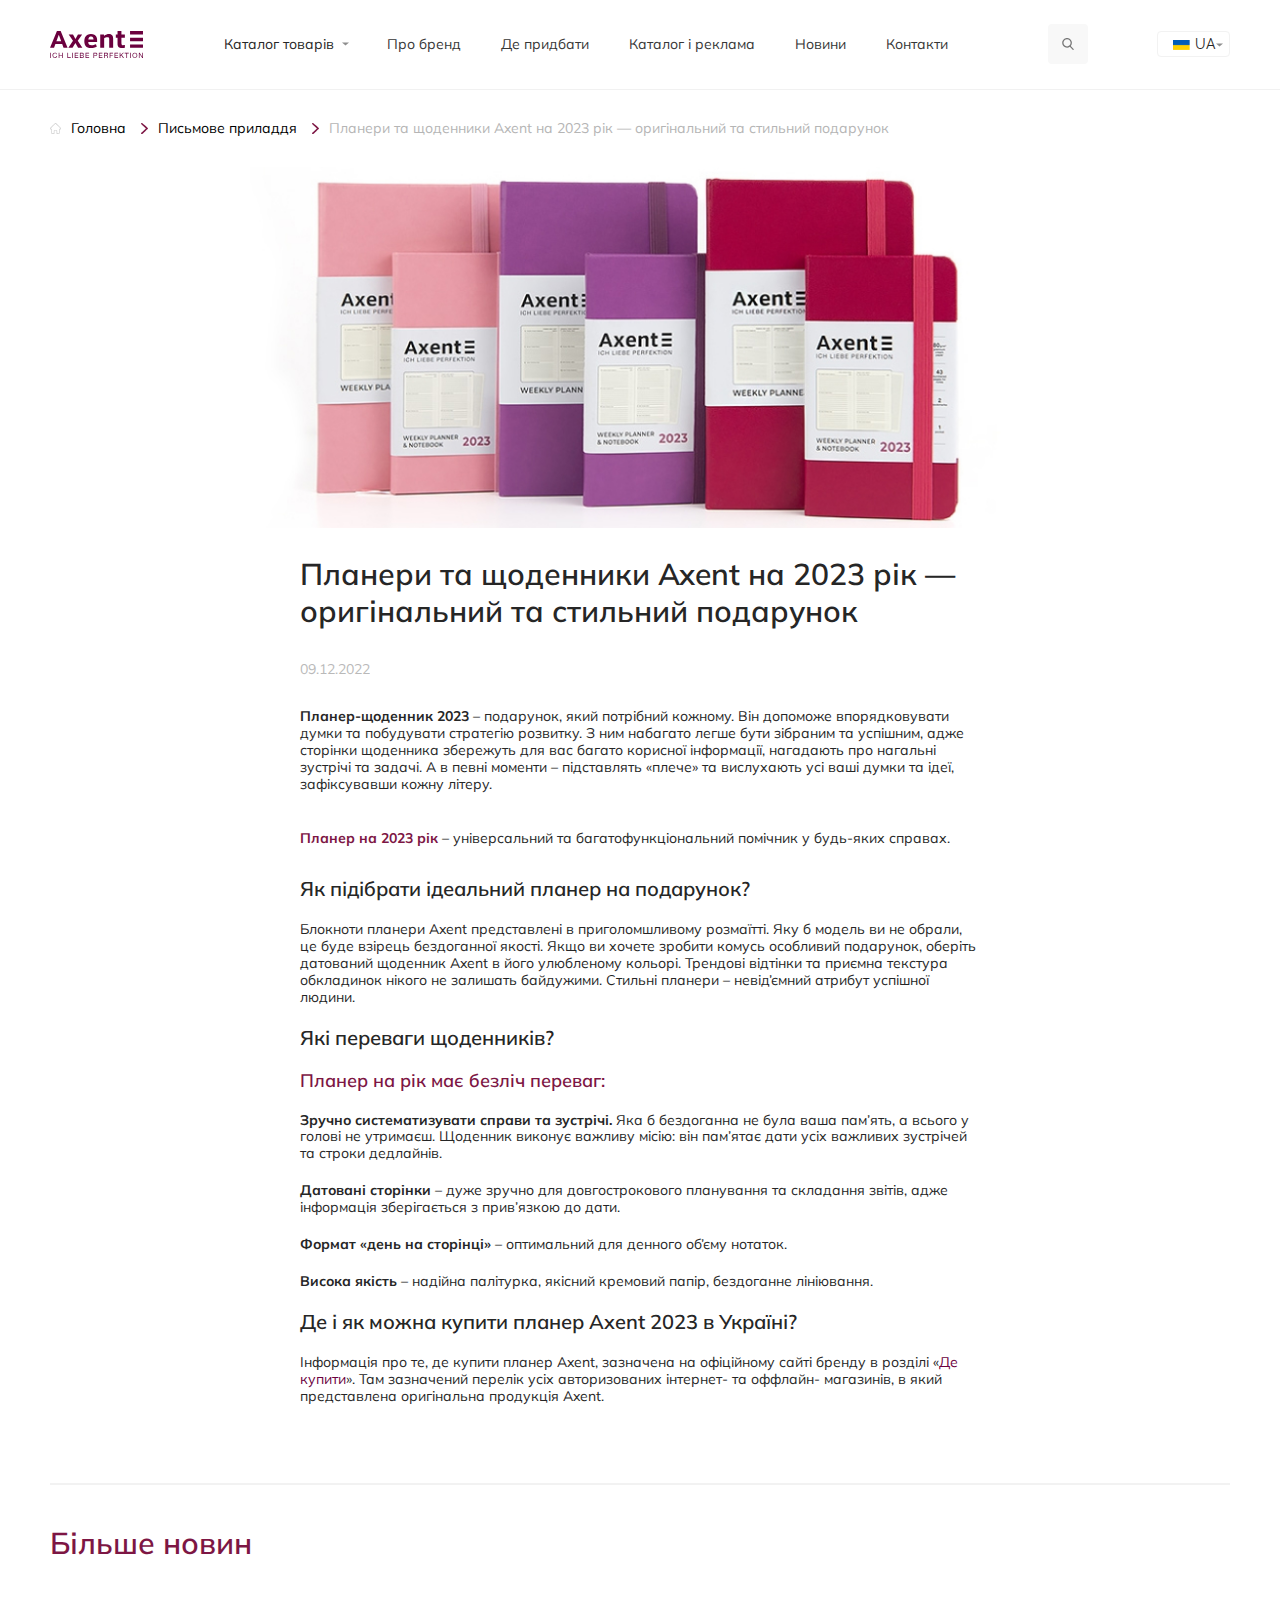
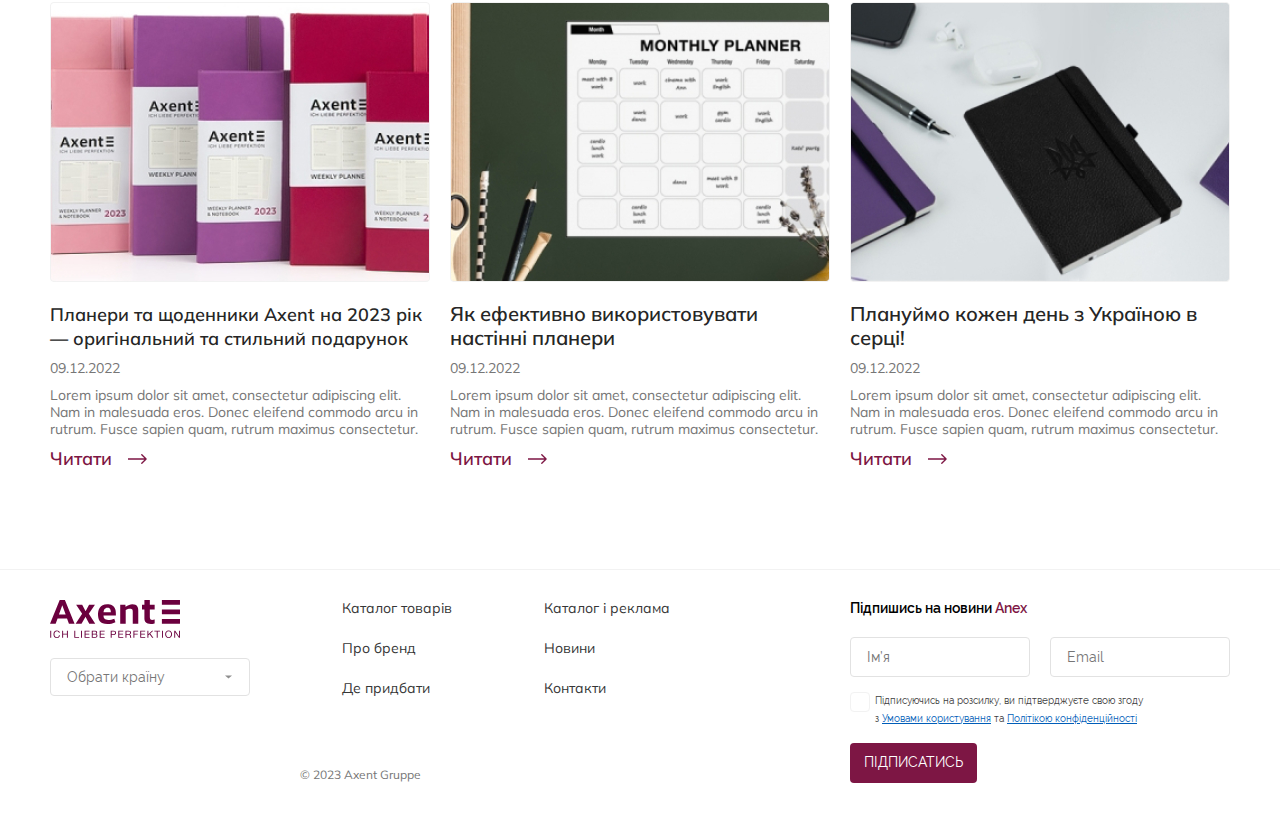
<file: page-news.html>
<!DOCTYPE html>
<html lang="uk">

<head>
    <meta charset="UTF-8">
    <meta http-equiv="X-UA-Compatible" content="IE=edge">
    <meta name="viewport" content="width=device-width, initial-scale=1.0">
    <title>Axent</title>
    <link rel="shortcut icon" href="favicon.ico" type="image/x-icon">
    <link rel="stylesheet" href="css/style.css">
    <link rel="stylesheet" media="screen and (color)" href="css/mobile.css">
</head>

<body>
    <div class="wrapper">
        <!-- ____________ header ____________ -->
        <header class="header">
            <div class="header__container">
                <a href="index.html" class="header__logo">
                    <img src="img/logo.svg" alt="Axent">
                </a>
                <div class="mob-catalog">
                    <a href="#!" class="catalog line triangle-down">
                        <img src="img/icons/catalog-mob.png" alt="catalog">
                        <span>Каталог товарів</span>
                    </a>
                    <div class="mob-catalog__window">
                        <div class="mob-catalog__add"></div>
                        <div class="mob-catalog__categories">
                            <ul>
                                <li class="btn__catalog-active btn__catalog-active-1">
                                    <a href="#!">
                                        Всі товари-1
                                    </a>
                                    <div class="mob-catalog__sub-categories categories-1 option-1">
                                        <ul>
                                            <li>
                                                <a href="catalog.html">
                                                    Всі товари-1
                                                </a>
                                            </li>
                                            <li>
                                                <a href="catalog.html">
                                                    Ручки-1
                                                </a>
                                            </li>
                                            <li>
                                                <a href="catalog.html">
                                                    Олівці-1
                                                </a>
                                            </li>
                                            <li>
                                                <a href="catalog.html">
                                                    Щось ще-1
                                                </a>
                                            </li>
                                            <li>
                                                <a href="catalog.html">
                                                    Олівці-1
                                                </a>
                                            </li>
                                            <li>
                                                <a href="catalog.html">
                                                    Ручки-1
                                                </a>
                                            </li>
                                            <li>
                                                <a href="catalog.html">
                                                    Олівці-1
                                                </a>
                                            </li>
                                        </ul>
                                        <div class="mob-catalog__img">
                                            <img src="img/23.jpg" alt="img">
                                        </div>
                                    </div>
                                </li>
                                <li class="btn__catalog-active btn__catalog-active-2">
                                    <a href="#!">
                                        Письмове приладдя-2
                                    </a>
                                    <div class="mob-catalog__sub-categories categories-2 option-2">
                                        <ul>
                                            <li>
                                                <a href="catalog.html">
                                                    Всі товари-2
                                                </a>
                                            </li>
                                            <li>
                                                <a href="catalog.html">
                                                    Ручки-2
                                                </a>
                                            </li>
                                            <li>
                                                <a href="catalog.html">
                                                    Олівці-2
                                                </a>
                                            </li>
                                            <li>
                                                <a href="catalog.html">
                                                    Щось ще-2
                                                </a>
                                            </li>
                                            <li>
                                                <a href="catalog.html">
                                                    Олівці-2
                                                </a>
                                            </li>
                                            <li>
                                                <a href="catalog.html">
                                                    Ручки-2
                                                </a>
                                            </li>
                                            <li>
                                                <a href="catalog.html">
                                                    Олівці-2
                                                </a>
                                            </li>
                                        </ul>
                                        <div class="mob-catalog__img">
                                            <img src="img/22.jpg" alt="img">
                                        </div>
                                    </div>
                                </li>
                                <li class="btn__catalog-active btn__catalog-active-3">
                                    <a href="#!">
                                        Паперово-білова продукція-3
                                    </a>
                                    <div class="mob-catalog__sub-categories categories-3">
                                        <ul>
                                            <li>
                                                <a href="catalog.html">
                                                    Всі товари-3
                                                </a>
                                            </li>
                                            <li>
                                                <a href="catalog.html">
                                                    Ручки-3
                                                </a>
                                            </li>
                                            <li>
                                                <a href="catalog.html">
                                                    Олівці-3
                                                </a>
                                            </li>
                                            <li>
                                                <a href="catalog.html">
                                                    Щось ще-3
                                                </a>
                                            </li>
                                            <li>
                                                <a href="catalog.html">
                                                    Олівці-3
                                                </a>
                                            </li>
                                            <li>
                                                <a href="catalog.html">
                                                    Ручки-3
                                                </a>
                                            </li>
                                            <li>
                                                <a href="catalog.html">
                                                    Олівці-3
                                                </a>
                                            </li>
                                        </ul>
                                        <div class="mob-catalog__img">
                                            <img src="img/21.jpg" alt="img">
                                        </div>
                                    </div>
                                </li>
                                <li class="btn__catalog-active btn__catalog-active-4">
                                    <a href="#!">
                                        Приладдя для діловиробництва-4
                                    </a>
                                    <div class="mob-catalog__sub-categories categories-4">
                                        <ul>
                                            <li>
                                                <a href="catalog.html">
                                                    Всі товари-4
                                                </a>
                                            </li>
                                            <li>
                                                <a href="catalog.html">
                                                    Ручки-4
                                                </a>
                                            </li>
                                            <li>
                                                <a href="catalog.html">
                                                    Олівці-4
                                                </a>
                                            </li>
                                            <li>
                                                <a href="catalog.html">
                                                    Щось ще-4
                                                </a>
                                            </li>
                                            <li>
                                                <a href="catalog.html">
                                                    Олівці-4
                                                </a>
                                            </li>
                                            <li>
                                                <a href="catalog.html">
                                                    Ручки-4
                                                </a>
                                            </li>
                                            <li>
                                                <a href="catalog.html">
                                                    Олівці-4
                                                </a>
                                            </li>
                                        </ul>
                                        <div class="mob-catalog__img">
                                            <img src="img/20.jpg" alt="img">
                                        </div>
                                    </div>
                                </li>
                                <li class="btn__catalog-active btn__catalog-active-5">
                                    <a href="#!">
                                        Приладдя для організації робочого місця-5
                                    </a>
                                    <div class="mob-catalog__sub-categories categories-5 option">
                                        <ul>
                                            <li>
                                                <a href="catalog.html">
                                                    Всі товари-5
                                                </a>
                                            </li>
                                            <li>
                                                <a href="catalog.html">
                                                    Ручки-5
                                                </a>
                                            </li>
                                            <li>
                                                <a href="catalog.html">
                                                    Олівці-5
                                                </a>
                                            </li>
                                            <li>
                                                <a href="catalog.html">
                                                    Щось ще-5
                                                </a>
                                            </li>
                                            <li>
                                                <a href="catalog.html">
                                                    Олівці-5
                                                </a>
                                            </li>
                                            <li>
                                                <a href="catalog.html">
                                                    Ручки-5
                                                </a>
                                            </li>
                                            <li>
                                                <a href="catalog.html">
                                                    Олівці-5
                                                </a>
                                            </li>
                                        </ul>
                                        <div class="mob-catalog__img">
                                            <img src="img/23.jpg" alt="img">
                                        </div>
                                    </div>
                                </li>
                                <li class="btn__catalog-active btn__catalog-active-6">
                                    <a href="#!">
                                        Канцелярські інструменти-6
                                    </a>
                                    <div class="mob-catalog__sub-categories categories-6 option">
                                        <ul>
                                            <li>
                                                <a href="catalog.html">
                                                    Всі товари-6
                                                </a>
                                            </li>
                                            <li>
                                                <a href="catalog.html">
                                                    Ручки-6
                                                </a>
                                            </li>
                                            <li>
                                                <a href="catalog.html">
                                                    Олівці-6
                                                </a>
                                            </li>
                                            <li>
                                                <a href="catalog.html">
                                                    Щось ще-6
                                                </a>
                                            </li>
                                            <li>
                                                <a href="catalog.html">
                                                    Олівці-6
                                                </a>
                                            </li>
                                            <li>
                                                <a href="catalog.html">
                                                    Ручки-6
                                                </a>
                                            </li>
                                            <li>
                                                <a href="catalog.html">
                                                    Олівці-6
                                                </a>
                                            </li>
                                        </ul>
                                        <div class="mob-catalog__img">
                                            <img src="img/23.jpg" alt="img">
                                        </div>
                                    </div>
                                </li>
                                <li class="btn__catalog-active btn__catalog-active-7">
                                    <a href="#!">
                                        Канцелярські приладдя і дрібниці-7
                                    </a>
                                    <div class="mob-catalog__sub-categories categories-7 option">
                                        <ul>
                                            <li>
                                                <a href="catalog.html">
                                                    Всі товари-7
                                                </a>
                                            </li>
                                            <li>
                                                <a href="catalog.html">
                                                    Ручки-7
                                                </a>
                                            </li>
                                            <li>
                                                <a href="catalog.html">
                                                    Олівці-7
                                                </a>
                                            </li>
                                            <li>
                                                <a href="catalog.html">
                                                    Щось ще-7
                                                </a>
                                            </li>
                                            <li>
                                                <a href="catalog.html">
                                                    Олівці-7
                                                </a>
                                            </li>
                                            <li>
                                                <a href="catalog.html">
                                                    Ручки-7
                                                </a>
                                            </li>
                                            <li>
                                                <a href="catalog.html">
                                                    Олівці-7
                                                </a>
                                            </li>
                                        </ul>
                                        <div class="mob-catalog__img">
                                            <img src="img/23.jpg" alt="img">
                                        </div>
                                    </div>
                                </li>
                                <li class="btn__catalog-active btn__catalog-active-8">
                                    <a href="#!">
                                        Презентаційне обладнання-8
                                    </a>
                                    <div class="mob-catalog__sub-categories categories-8 option">
                                        <ul>
                                            <li>
                                                <a href="catalog.html">
                                                    Всі товари-8
                                                </a>
                                            </li>
                                            <li>
                                                <a href="catalog.html">
                                                    Ручки-8
                                                </a>
                                            </li>
                                            <li>
                                                <a href="catalog.html">
                                                    Олівці-8
                                                </a>
                                            </li>
                                            <li>
                                                <a href="catalog.html">
                                                    Щось ще-8
                                                </a>
                                            </li>
                                            <li>
                                                <a href="catalog.html">
                                                    Олівці-8
                                                </a>
                                            </li>
                                            <li>
                                                <a href="catalog.html">
                                                    Ручки-8
                                                </a>
                                            </li>
                                            <li>
                                                <a href="catalog.html">
                                                    Олівці-8
                                                </a>
                                            </li>
                                        </ul>
                                        <div class="mob-catalog__img">
                                            <img src="img/23.jpg" alt="img">
                                        </div>
                                    </div>
                                </li>
                                <li class="btn__catalog-active btn__catalog-active-9">
                                    <a href="#!">
                                        Товари для офісної та компьютерної техніки-9
                                    </a>
                                    <div class="mob-catalog__sub-categories categories-9 option">
                                        <ul>
                                            <li>
                                                <a href="catalog.html">
                                                    Всі товари-9
                                                </a>
                                            </li>
                                            <li>
                                                <a href="catalog.html">
                                                    Ручки-9
                                                </a>
                                            </li>
                                            <li>
                                                <a href="catalog.html">
                                                    Олівці-9
                                                </a>
                                            </li>
                                            <li>
                                                <a href="catalog.html">
                                                    Щось ще-9
                                                </a>
                                            </li>
                                            <li>
                                                <a href="catalog.html">
                                                    Олівці-9
                                                </a>
                                            </li>
                                            <li>
                                                <a href="catalog.html">
                                                    Ручки-9
                                                </a>
                                            </li>
                                            <li>
                                                <a href="catalog.html">
                                                    Олівці-9
                                                </a>
                                            </li>
                                        </ul>
                                        <div class="mob-catalog__img">
                                            <img src="img/23.jpg" alt="img">
                                        </div>
                                    </div>
                                </li>
                                <li class="btn__catalog-active btn__catalog-active-10">
                                    <a href="#!">
                                        Подарункова продукція-10
                                    </a>
                                    <div class="mob-catalog__sub-categories categories-10 option">
                                        <ul>
                                            <li>
                                                <a href="catalog.html">
                                                    Всі товари-10
                                                </a>
                                            </li>
                                            <li>
                                                <a href="catalog.html">
                                                    Ручки-10
                                                </a>
                                            </li>
                                            <li>
                                                <a href="catalog.html">
                                                    Олівці-10
                                                </a>
                                            </li>
                                            <li>
                                                <a href="catalog.html">
                                                    Щось ще-10
                                                </a>
                                            </li>
                                            <li>
                                                <a href="catalog.html">
                                                    Олівці-10
                                                </a>
                                            </li>
                                            <li>
                                                <a href="catalog.html">
                                                    Ручки-10
                                                </a>
                                            </li>
                                            <li>
                                                <a href="catalog.html">
                                                    Олівці-10
                                                </a>
                                            </li>
                                        </ul>
                                        <div class="mob-catalog__img">
                                            <img src="img/23.jpg" alt="img">
                                        </div>
                                    </div>
                                </li>
                            </ul>
                        </div>
                    </div>
                </div>
                <div class="menu-btn">
                    <span></span>
                    <span></span>
                    <span></span>
                </div>
                <div class="search">
                    <form class="form-search" action="#!">
                        <input type="hidden" name="searchid" value="808327">
                        <input type="search" name="text" required placeholder="Пошук">
                        <input type="image" src="img/icons/magnifying-glass.svg" alt="magnifying-glass">
                    </form>
                </div>
                <div class="menu">
                    <nav class="header__nav">
                        <ul class="header__list">
                            <li>
                                <a class="header__link line" href="about-us.html">Про бренд</a>
                            </li>
                            <li>
                                <a class="header__link line" href="#!">Де придбати</a>
                            </li>
                            <li>
                                <a class="header__link line" href="#!">Каталог і реклама</a>
                            </li>
                            <li>
                                <a class="header__link line" href="news.html">Новини</a>
                            </li>
                            <li>
                                <a class="header__link line" href="#!">Контакти</a>
                            </li>
                        </ul>
                    </nav>
                    <div class="language">
                        <a href="#!" class="language__main triangle-down">
                            <div class="language__img">
                                <img src="img/icons/flag.svg" alt="UA">
                            </div>
                            <span>
                                UA
                            </span>
                        </a>
                        <div class="language__another">
                            <a href="#!" class="language__main">
                                <div class="language__img">
                                    <img src="img/icons/flag.svg" alt="UA">
                                </div>
                                <span>
                                    UA
                                </span>
                            </a>
                            <a href="#!" class="language__main">
                                <div class="language__img">
                                    <img src="img/icons/flag.svg" alt="UA">
                                </div>
                                <span>
                                    UA
                                </span>
                            </a>
                        </div>
                    </div>
                </div>
            </div>
        </header>

        <main class="page">
            <!-- ____________ pages-menu ____________ -->
            <div class="pages-menu">
                <div class="pages-menu__container">
                    <div class="pages-menu__item">
                        <a href="index.html">
                            <img src="img/icons/home.svg" alt="home">
                            <span>Головна</span>
                        </a>
                    </div>
                    <div class="pages-menu__item">
                        <a href="stationery.html">
                            <img src="img/icons/arrow-pages.svg" alt="arrow">
                            <span>Письмове приладдя</span>
                        </a>
                    </div>
                    <div class="pages-menu__item pages-menu__item-page">
                        <a href="stationery.html">
                            <img src="img/icons/arrow-pages.svg" alt="arrow">
                            <span>Планери та щоденники Axent на 2023 рік — оригінальний та стильний подарунок</span>
                        </a>
                    </div>
                </div>
            </div>

            <!-- ____________ s1_page-news ____________ -->
            <section class="page-news">
                <div class="page-news__img">
                    <img src="img/15.jpg" alt="image-1">
                </div>
                <div class="page-news__container">
                    <h1 class="title">Планери та щоденники Axent на 2023 рік — оригінальний та стильний подарунок</h1>
                    <div>09.12.2022</div>
                    <p>
                        <span>Планер-щоденник 2023</span> – подарунок, який потрібний кожному. Він допоможе
                        впорядковувати думки та
                        побудувати стратегію розвитку. З ним набагато легше бути зібраним та успішним, адже сторінки
                        щоденника збережуть для вас багато корисної інформації, нагадають про нагальні зустрічі та
                        задачі. А в певні моменти – підставлять «плече» та вислухають усі ваші думки та ідеї,
                        зафіксувавши кожну літеру.
                    </p>
                    <p>
                        <span class="title-bright">Планер на 2023 рік</span> – універсальний та багатофункціональний помічник у будь-яких
                        справах.
                    </p>
                    <h2>Як підібрати ідеальний планер на подарунок?</h2>
                    <p>
                        Блокноти планери Axent представлені в приголомшливому розмаїтті. Яку б модель ви не обрали, це
                        буде взірець бездоганної якості. Якщо ви хочете зробити комусь особливий подарунок, оберіть
                        датований щоденник Axent в його улюбленому кольорі. Трендові відтінки та приємна текстура
                        обкладинок нікого не залишать байдужими. Стильні планери – невід’ємний атрибут успішної людини.
                    </p>
                    <h2>
                        Які переваги щоденників?
                    </h2>
                    <h3 class="title-bright">Планер на рік має безліч переваг:</h3>
                    <ul>
                        <li>
                            <span>Зручно систематизувати справи та зустрічі.</span> Яка б бездоганна не була ваша
                            пам’ять, а всього у
                            голові не утримаєш. Щоденник виконує важливу місію: він пам’ятає дати усіх важливих
                            зустрічей та строки дедлайнів.
                        </li>
                        <li>
                            <span>Датовані сторінки</span> – дуже зручно для довгострокового планування та складання
                            звітів, адже інформація зберігається з прив’язкою до дати.
                        </li>
                        <li>
                            <span>Формат «день на сторінці»</span> – оптимальний для денного об’єму нотаток.
                        </li>
                        <li>
                            <span>Висока якість</span> – надійна палітурка, якісний кремовий папір, бездоганне
                            лініювання.
                        </li>
                    </ul>
                    <h2>Де і як можна купити планер Axent 2023 в Україні?</h2>
                    <p>
                        Інформація про те, де купити планер Axent, зазначена на офіційному сайті бренду в розділі «<a href="#!" class="where-buy">Де
                        купити</a>». Там зазначений перелік усіх авторизованих інтернет- та оффлайн- магазинів, в який
                        представлена оригінальна продукція Axent.
                    </p>
                </div>
                <hr>
            </section>

            <!-- ____________ s4_news ____________ -->
            <section class="news page-news_box">
                <div class="news__container">
                    <h2 class="title title-bright">Більше новин</h2>
                    <div class="news__wrapper box-wrapper page-news__wraper">
                        <div class="news__item box-item">
                            <div class="box__img">
                                <img src="img/9.jpg" alt="image-1">
                            </div>
                            <div class="box-item__info">
                                <h3><span>Планери та щоденники Axent на 2023 рік — оригінальний та стильний
                                        подарунок</span></h3>
                                <div>09.12.2022</div>
                                <p>
                                    Lorem ipsum dolor sit amet, consectetur adipiscing elit. Nam in malesuada eros.
                                    Donec eleifend commodo arcu in rutrum. Fusce sapien quam, rutrum maximus
                                    consectetur.
                                </p>
                            </div>
                            <a href="page-news.html" class="btn__more">Читати</a>
                        </div>
                        <div class="news__item box-item">
                            <div class="box__img">
                                <img src="img/10.jpg" alt="image-1">
                            </div>
                            <div class="box-item__info">
                                <h3>Як ефективно використовувати настінні планери</h3>
                                <div>09.12.2022</div>
                                <p>
                                    Lorem ipsum dolor sit amet, consectetur adipiscing elit. Nam in malesuada eros.
                                    Donec eleifend commodo arcu in rutrum. Fusce sapien quam, rutrum maximus
                                    consectetur.
                                </p>
                            </div>
                            <a href="page-news.html" class="btn__more">Читати</a>
                        </div>
                        <div class="news__item box-item">
                            <div class="box__img">
                                <img src="img/11.jpg" alt="image-1">
                            </div>
                            <div class="box-item__info">
                                <h3>Плануймо кожен день з Україною в серці! </h3>
                                <div>09.12.2022</div>
                                <p>
                                    Lorem ipsum dolor sit amet, consectetur adipiscing elit. Nam in malesuada eros.
                                    Donec eleifend commodo arcu in rutrum. Fusce sapien quam, rutrum maximus
                                    consectetur.
                                </p>
                            </div>
                            <a href="page-news.html" class="btn__more">Читати</a>
                        </div>
                    </div>
                </div>
            </section>
        </main>

        <!-- ____________ footer ____________ -->
        <footer class="footer">
            <div class="footer__container">
                <div class="footer__wrapper">
                    <div class="footer__items">
                        <div class="footer__item">
                            <a href="index.html" class="footer__img">
                                <img src="img/logo.svg" alt="footer_logo">
                            </a>
                            <div class="city__wrapper">
                                <button type="button" class="city__btn">Обрати країну</button>
                                <div class="search__box">
                                    <div class="search__input">
                                        <input type="search" id="search" placeholder="Пошук...">
                                    </div>
                                    <ul id="another__city">
                                        <li><a href="#">Словакія</a></li>
                                        <li><a href="#">Польша</a></li>
                                    </ul>
                                </div>
                            </div>
                        </div>
                        <div class="footer__item footer__item-mob">
                            <a href="#!" class="line">Каталог товарів</a>
                            <a href="about-us.html" class="line">Про бренд</a>
                            <a href="#!" class="line">Де придбати</a>
                        </div>
                        <div class="footer__item footer__item-mob">
                            <a href="#!" class="line">Каталог і реклама</a>
                            <a href="news.html" class="line">Новини</a>
                            <a href="#!" class="line">Контакти</a>
                        </div>
                    </div>
                    <div class="footer__copy footer__copy-desk">
                        &copy; 2023 Axent Gruppe
                    </div>
                </div>
                <div class="footer__box">
                    <div class="footer__form">
                        <form action="#!">
                            <h3>Підпишись на новини <span>Anex</span></h3>
                            <div class="footer__inputs">
                                <input type="text" required placeholder="Ім’я">
                                <input type="email" placeholder="Email">
                            </div>
                            <div class="footer__chechbox">
                                <div class="form-group">
                                    <label>
                                        <input type="checkbox" name="coding-notes" class="real-checkbox">
                                        <span class="custom-checkbox"></span>
                                    </label>
                                </div>
                                <p>
                                    Підписуючись на розсилку, ви підтверджуєте свою згоду з <a href="#!">Умовами
                                        користування</a> та <a href="#!">Політікою конфіденційності</a>
                                </p>
                            </div>
                            <div class="footer__btn">
                                <button type="submit" class="btn__general">Підписатись</button>
                            </div>
                        </form>
                    </div>
                </div>
                <div class="footer__copy footer__copy-mob">
                    &copy; 2023 Axent Gruppe
                </div>
            </div>
        </footer>
    </div>

    <script src="js/jQuery.js"></script>
    <script src="js/slick.min.js"></script>
    <script src="js/script.js"></script>
</body>

</html>
</file>
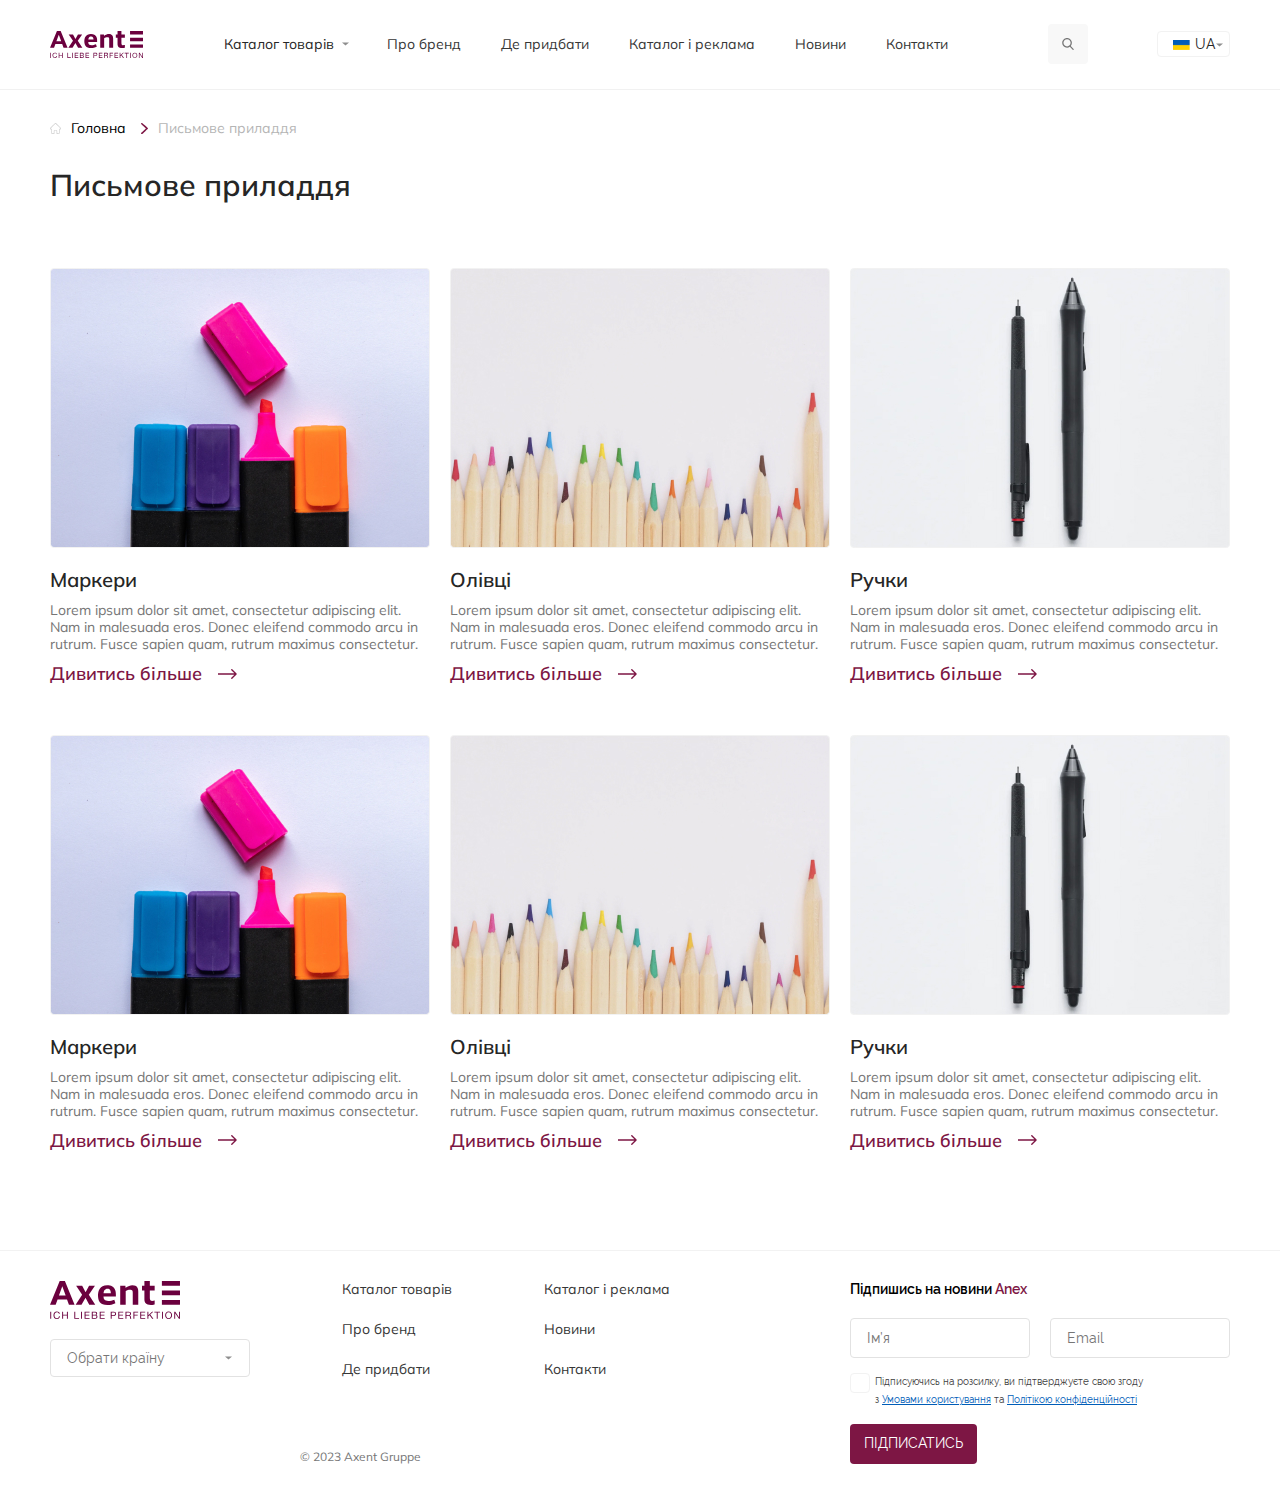
<file: stationery.html>
<!DOCTYPE html>
<html lang="en">

<head>
    <meta charset="UTF-8">
    <meta http-equiv="X-UA-Compatible" content="IE=edge">
    <meta name="viewport" content="width=device-width, initial-scale=1.0">
    <title>Axent</title>
    <link rel="shortcut icon" href="favicon.ico" type="image/x-icon">
    <link rel="stylesheet" href="css/style.css">
    <link rel="stylesheet" media="screen and (color)" href="css/mobile.css">
</head>

<body>
    <div class="wrapper">
        <!-- ____________ header ____________ -->
        <header class="header">
            <div class="header__container">
                <a href="index.html" class="header__logo">
                    <img src="img/logo.svg" alt="Axent">
                </a>
                <div class="mob-catalog">
                    <a href="#!" class="catalog line triangle-down">
                        <img src="img/icons/catalog-mob.png" alt="catalog">
                        <span>Каталог товарів</span>
                    </a>
                    <div class="mob-catalog__window">
                        <div class="mob-catalog__add"></div>
                        <div class="mob-catalog__categories">
                            <ul>
                                <li class="btn__catalog-active btn__catalog-active-1">
                                    <a href="#!">
                                        Всі товари-1
                                    </a>
                                    <div class="mob-catalog__sub-categories categories-1 option-1">
                                        <ul>
                                            <li>
                                                <a href="catalog.html">
                                                    Всі товари-1
                                                </a>
                                            </li>
                                            <li>
                                                <a href="catalog.html">
                                                    Ручки-1
                                                </a>
                                            </li>
                                            <li>
                                                <a href="catalog.html">
                                                    Олівці-1
                                                </a>
                                            </li>
                                            <li>
                                                <a href="catalog.html">
                                                    Щось ще-1
                                                </a>
                                            </li>
                                            <li>
                                                <a href="catalog.html">
                                                    Олівці-1
                                                </a>
                                            </li>
                                            <li>
                                                <a href="catalog.html">
                                                    Ручки-1
                                                </a>
                                            </li>
                                            <li>
                                                <a href="catalog.html">
                                                    Олівці-1
                                                </a>
                                            </li>
                                        </ul>
                                        <div class="mob-catalog__img">
                                            <img src="img/23.jpg" alt="img">
                                        </div>
                                    </div>
                                </li>
                                <li class="btn__catalog-active btn__catalog-active-2">
                                    <a href="#!">
                                        Письмове приладдя-2
                                    </a>
                                    <div class="mob-catalog__sub-categories categories-2 option-2">
                                        <ul>
                                            <li>
                                                <a href="catalog.html">
                                                    Всі товари-2
                                                </a>
                                            </li>
                                            <li>
                                                <a href="catalog.html">
                                                    Ручки-2
                                                </a>
                                            </li>
                                            <li>
                                                <a href="catalog.html">
                                                    Олівці-2
                                                </a>
                                            </li>
                                            <li>
                                                <a href="catalog.html">
                                                    Щось ще-2
                                                </a>
                                            </li>
                                            <li>
                                                <a href="catalog.html">
                                                    Олівці-2
                                                </a>
                                            </li>
                                            <li>
                                                <a href="catalog.html">
                                                    Ручки-2
                                                </a>
                                            </li>
                                            <li>
                                                <a href="catalog.html">
                                                    Олівці-2
                                                </a>
                                            </li>
                                        </ul>
                                        <div class="mob-catalog__img">
                                            <img src="img/22.jpg" alt="img">
                                        </div>
                                    </div>
                                </li>
                                <li class="btn__catalog-active btn__catalog-active-3">
                                    <a href="#!">
                                        Паперово-білова продукція-3
                                    </a>
                                    <div class="mob-catalog__sub-categories categories-3">
                                        <ul>
                                            <li>
                                                <a href="catalog.html">
                                                    Всі товари-3
                                                </a>
                                            </li>
                                            <li>
                                                <a href="catalog.html">
                                                    Ручки-3
                                                </a>
                                            </li>
                                            <li>
                                                <a href="catalog.html">
                                                    Олівці-3
                                                </a>
                                            </li>
                                            <li>
                                                <a href="catalog.html">
                                                    Щось ще-3
                                                </a>
                                            </li>
                                            <li>
                                                <a href="catalog.html">
                                                    Олівці-3
                                                </a>
                                            </li>
                                            <li>
                                                <a href="catalog.html">
                                                    Ручки-3
                                                </a>
                                            </li>
                                            <li>
                                                <a href="catalog.html">
                                                    Олівці-3
                                                </a>
                                            </li>
                                        </ul>
                                        <div class="mob-catalog__img">
                                            <img src="img/21.jpg" alt="img">
                                        </div>
                                    </div>
                                </li>
                                <li class="btn__catalog-active btn__catalog-active-4">
                                    <a href="#!">
                                        Приладдя для діловиробництва-4
                                    </a>
                                    <div class="mob-catalog__sub-categories categories-4">
                                        <ul>
                                            <li>
                                                <a href="catalog.html">
                                                    Всі товари-4
                                                </a>
                                            </li>
                                            <li>
                                                <a href="catalog.html">
                                                    Ручки-4
                                                </a>
                                            </li>
                                            <li>
                                                <a href="catalog.html">
                                                    Олівці-4
                                                </a>
                                            </li>
                                            <li>
                                                <a href="catalog.html">
                                                    Щось ще-4
                                                </a>
                                            </li>
                                            <li>
                                                <a href="catalog.html">
                                                    Олівці-4
                                                </a>
                                            </li>
                                            <li>
                                                <a href="catalog.html">
                                                    Ручки-4
                                                </a>
                                            </li>
                                            <li>
                                                <a href="catalog.html">
                                                    Олівці-4
                                                </a>
                                            </li>
                                        </ul>
                                        <div class="mob-catalog__img">
                                            <img src="img/20.jpg" alt="img">
                                        </div>
                                    </div>
                                </li>
                                <li class="btn__catalog-active btn__catalog-active-5">
                                    <a href="#!">
                                        Приладдя для організації робочого місця-5
                                    </a>
                                    <div class="mob-catalog__sub-categories categories-5 option">
                                        <ul>
                                            <li>
                                                <a href="catalog.html">
                                                    Всі товари-5
                                                </a>
                                            </li>
                                            <li>
                                                <a href="catalog.html">
                                                    Ручки-5
                                                </a>
                                            </li>
                                            <li>
                                                <a href="catalog.html">
                                                    Олівці-5
                                                </a>
                                            </li>
                                            <li>
                                                <a href="catalog.html">
                                                    Щось ще-5
                                                </a>
                                            </li>
                                            <li>
                                                <a href="catalog.html">
                                                    Олівці-5
                                                </a>
                                            </li>
                                            <li>
                                                <a href="catalog.html">
                                                    Ручки-5
                                                </a>
                                            </li>
                                            <li>
                                                <a href="catalog.html">
                                                    Олівці-5
                                                </a>
                                            </li>
                                        </ul>
                                        <div class="mob-catalog__img">
                                            <img src="img/23.jpg" alt="img">
                                        </div>
                                    </div>
                                </li>
                                <li class="btn__catalog-active btn__catalog-active-6">
                                    <a href="#!">
                                        Канцелярські інструменти-6
                                    </a>
                                    <div class="mob-catalog__sub-categories categories-6 option">
                                        <ul>
                                            <li>
                                                <a href="catalog.html">
                                                    Всі товари-6
                                                </a>
                                            </li>
                                            <li>
                                                <a href="catalog.html">
                                                    Ручки-6
                                                </a>
                                            </li>
                                            <li>
                                                <a href="catalog.html">
                                                    Олівці-6
                                                </a>
                                            </li>
                                            <li>
                                                <a href="catalog.html">
                                                    Щось ще-6
                                                </a>
                                            </li>
                                            <li>
                                                <a href="catalog.html">
                                                    Олівці-6
                                                </a>
                                            </li>
                                            <li>
                                                <a href="catalog.html">
                                                    Ручки-6
                                                </a>
                                            </li>
                                            <li>
                                                <a href="catalog.html">
                                                    Олівці-6
                                                </a>
                                            </li>
                                        </ul>
                                        <div class="mob-catalog__img">
                                            <img src="img/23.jpg" alt="img">
                                        </div>
                                    </div>
                                </li>
                                <li class="btn__catalog-active btn__catalog-active-7">
                                    <a href="#!">
                                        Канцелярські приладдя і дрібниці-7
                                    </a>
                                    <div class="mob-catalog__sub-categories categories-7 option">
                                        <ul>
                                            <li>
                                                <a href="catalog.html">
                                                    Всі товари-7
                                                </a>
                                            </li>
                                            <li>
                                                <a href="catalog.html">
                                                    Ручки-7
                                                </a>
                                            </li>
                                            <li>
                                                <a href="catalog.html">
                                                    Олівці-7
                                                </a>
                                            </li>
                                            <li>
                                                <a href="catalog.html">
                                                    Щось ще-7
                                                </a>
                                            </li>
                                            <li>
                                                <a href="catalog.html">
                                                    Олівці-7
                                                </a>
                                            </li>
                                            <li>
                                                <a href="catalog.html">
                                                    Ручки-7
                                                </a>
                                            </li>
                                            <li>
                                                <a href="catalog.html">
                                                    Олівці-7
                                                </a>
                                            </li>
                                        </ul>
                                        <div class="mob-catalog__img">
                                            <img src="img/23.jpg" alt="img">
                                        </div>
                                    </div>
                                </li>
                                <li class="btn__catalog-active btn__catalog-active-8">
                                    <a href="#!">
                                        Презентаційне обладнання-8
                                    </a>
                                    <div class="mob-catalog__sub-categories categories-8 option">
                                        <ul>
                                            <li>
                                                <a href="catalog.html">
                                                    Всі товари-8
                                                </a>
                                            </li>
                                            <li>
                                                <a href="catalog.html">
                                                    Ручки-8
                                                </a>
                                            </li>
                                            <li>
                                                <a href="catalog.html">
                                                    Олівці-8
                                                </a>
                                            </li>
                                            <li>
                                                <a href="catalog.html">
                                                    Щось ще-8
                                                </a>
                                            </li>
                                            <li>
                                                <a href="catalog.html">
                                                    Олівці-8
                                                </a>
                                            </li>
                                            <li>
                                                <a href="catalog.html">
                                                    Ручки-8
                                                </a>
                                            </li>
                                            <li>
                                                <a href="catalog.html">
                                                    Олівці-8
                                                </a>
                                            </li>
                                        </ul>
                                        <div class="mob-catalog__img">
                                            <img src="img/23.jpg" alt="img">
                                        </div>
                                    </div>
                                </li>
                                <li class="btn__catalog-active btn__catalog-active-9">
                                    <a href="#!">
                                        Товари для офісної та компьютерної техніки-9
                                    </a>
                                    <div class="mob-catalog__sub-categories categories-9 option">
                                        <ul>
                                            <li>
                                                <a href="catalog.html">
                                                    Всі товари-9
                                                </a>
                                            </li>
                                            <li>
                                                <a href="catalog.html">
                                                    Ручки-9
                                                </a>
                                            </li>
                                            <li>
                                                <a href="catalog.html">
                                                    Олівці-9
                                                </a>
                                            </li>
                                            <li>
                                                <a href="catalog.html">
                                                    Щось ще-9
                                                </a>
                                            </li>
                                            <li>
                                                <a href="catalog.html">
                                                    Олівці-9
                                                </a>
                                            </li>
                                            <li>
                                                <a href="catalog.html">
                                                    Ручки-9
                                                </a>
                                            </li>
                                            <li>
                                                <a href="catalog.html">
                                                    Олівці-9
                                                </a>
                                            </li>
                                        </ul>
                                        <div class="mob-catalog__img">
                                            <img src="img/23.jpg" alt="img">
                                        </div>
                                    </div>
                                </li>
                                <li class="btn__catalog-active btn__catalog-active-10">
                                    <a href="#!">
                                        Подарункова продукція-10
                                    </a>
                                    <div class="mob-catalog__sub-categories categories-10 option">
                                        <ul>
                                            <li>
                                                <a href="catalog.html">
                                                    Всі товари-10
                                                </a>
                                            </li>
                                            <li>
                                                <a href="catalog.html">
                                                    Ручки-10
                                                </a>
                                            </li>
                                            <li>
                                                <a href="catalog.html">
                                                    Олівці-10
                                                </a>
                                            </li>
                                            <li>
                                                <a href="catalog.html">
                                                    Щось ще-10
                                                </a>
                                            </li>
                                            <li>
                                                <a href="catalog.html">
                                                    Олівці-10
                                                </a>
                                            </li>
                                            <li>
                                                <a href="catalog.html">
                                                    Ручки-10
                                                </a>
                                            </li>
                                            <li>
                                                <a href="catalog.html">
                                                    Олівці-10
                                                </a>
                                            </li>
                                        </ul>
                                        <div class="mob-catalog__img">
                                            <img src="img/23.jpg" alt="img">
                                        </div>
                                    </div>
                                </li>
                            </ul>
                        </div>
                    </div>
                </div>
                <div class="menu-btn">
                    <span></span>
                    <span></span>
                    <span></span>
                </div>
                <div class="search">
                    <form class="form-search" action="#!">
                        <input type="hidden" name="searchid" value="808327">
                        <input type="search" name="text" required placeholder="Пошук">
                        <input type="image" src="img/icons/magnifying-glass.svg" alt="magnifying-glass">
                    </form>
                </div>
                <div class="menu">
                    <nav class="header__nav">
                        <ul class="header__list">
                            <li>
                                <a class="header__link line" href="about-us.html">Про бренд</a>
                            </li>
                            <li>
                                <a class="header__link line" href="#!">Де придбати</a>
                            </li>
                            <li>
                                <a class="header__link line" href="#!">Каталог і реклама</a>
                            </li>
                            <li>
                                <a class="header__link line" href="news.html">Новини</a>
                            </li>
                            <li>
                                <a class="header__link line" href="#!">Контакти</a>
                            </li>
                        </ul>
                    </nav>
                    <div class="language">
                        <a href="#!" class="language__main triangle-down">
                            <div class="language__img">
                                <img src="img/icons/flag.svg" alt="UA">
                            </div>
                            <span>
                                UA
                            </span>
                        </a>
                        <div class="language__another">
                            <a href="#!" class="language__main">
                                <div class="language__img">
                                    <img src="img/icons/flag.svg" alt="UA">
                                </div>
                                <span>
                                    UA
                                </span>
                            </a>
                            <a href="#!" class="language__main">
                                <div class="language__img">
                                    <img src="img/icons/flag.svg" alt="UA">
                                </div>
                                <span>
                                    UA
                                </span>
                            </a>
                        </div>
                    </div>
                </div>
            </div>
        </header>

        <main class="page">
            <!-- ____________ pages-menu ____________ -->
            <div class="pages-menu">
                <div class="pages-menu__container">
                    <div class="pages-menu__item">
                        <a href="index.html">
                            <img src="img/icons/home.svg" alt="home">
                            <span>Головна</span>
                        </a>
                    </div>
                    <div class="pages-menu__item pages-menu__item-page">
                        <a href="stationery.html">
                            <img src="img/icons/arrow-pages.svg" alt="arrow">
                            <span>Письмове приладдя</span>
                        </a>
                    </div>
                </div>
            </div>

            <!-- ____________ s4_news / s1_stationery ____________ -->
            <section class="news">
                <div class="news__container">
                    <h2 class="title">Письмове приладдя</h2>
                    <div class="news__wrapper box-wrapper">
                        <div class="news__item box-item">
                            <div class="box__img">
                                <img src="img/12.jpg" alt="image-1">
                            </div>
                            <div class="box-item__info">
                                <h3>Маркери</h3>
                                <p>
                                    Lorem ipsum dolor sit amet, consectetur adipiscing elit. Nam in malesuada eros.
                                    Donec eleifend commodo arcu in rutrum. Fusce sapien quam, rutrum maximus
                                    consectetur.
                                </p>
                            </div>
                            <a href="#!" class="btn__more">Дивитись більше</a>
                        </div>
                        <div class="news__item box-item">
                            <div class="box__img">
                                <img src="img/13.jpg" alt="image-1">
                            </div>
                            <div class="box-item__info">
                                <h3>Олівці</h3>
                                <p>
                                    Lorem ipsum dolor sit amet, consectetur adipiscing elit. Nam in malesuada eros.
                                    Donec eleifend commodo arcu in rutrum. Fusce sapien quam, rutrum maximus
                                    consectetur.
                                </p>
                            </div>
                            <a href="#!" class="btn__more">Дивитись більше</a>
                        </div>
                        <div class="news__item box-item">
                            <div class="box__img">
                                <img src="img/14.jpg" alt="image-1">
                            </div>
                            <div class="box-item__info">
                                <h3>Ручки</h3>
                                <p>
                                    Lorem ipsum dolor sit amet, consectetur adipiscing elit. Nam in malesuada eros.
                                    Donec eleifend commodo arcu in rutrum. Fusce sapien quam, rutrum maximus
                                    consectetur.
                                </p>
                            </div>
                            <a href="#!" class="btn__more">Дивитись більше</a>
                        </div>
                        <div class="news__item box-item">
                            <div class="box__img">
                                <img src="img/12.jpg" alt="image-1">
                            </div>
                            <div class="box-item__info">
                                <h3>Маркери</h3>
                                <p>
                                    Lorem ipsum dolor sit amet, consectetur adipiscing elit. Nam in malesuada eros.
                                    Donec eleifend commodo arcu in rutrum. Fusce sapien quam, rutrum maximus
                                    consectetur.
                                </p>
                            </div>
                            <a href="#!" class="btn__more">Дивитись більше</a>
                        </div>
                        <div class="news__item box-item">
                            <div class="box__img">
                                <img src="img/13.jpg" alt="image-1">
                            </div>
                            <div class="box-item__info">
                                <h3>Олівці</h3>
                                <p>
                                    Lorem ipsum dolor sit amet, consectetur adipiscing elit. Nam in malesuada eros.
                                    Donec eleifend commodo arcu in rutrum. Fusce sapien quam, rutrum maximus
                                    consectetur.
                                </p>
                            </div>
                            <a href="#!" class="btn__more">Дивитись більше</a>
                        </div>
                        <div class="news__item box-item">
                            <div class="box__img">
                                <img src="img/14.jpg" alt="image-1">
                            </div>
                            <div class="box-item__info">
                                <h3>Ручки</h3>
                                <p>
                                    Lorem ipsum dolor sit amet, consectetur adipiscing elit. Nam in malesuada eros.
                                    Donec eleifend commodo arcu in rutrum. Fusce sapien quam, rutrum maximus
                                    consectetur.
                                </p>
                            </div>
                            <a href="#!" class="btn__more">Дивитись більше</a>
                        </div>
                    </div>
                </div>
            </section>
        </main>

        <!-- ____________ footer ____________ -->
        <footer class="footer">
            <div class="footer__container">
                <div class="footer__wrapper">
                    <div class="footer__items">
                        <div class="footer__item">
                            <a href="index.html" class="footer__img">
                                <img src="img/logo.svg" alt="footer_logo">
                            </a>
                            <div class="city__wrapper">
                                <button type="button" class="city__btn">Обрати країну</button>
                                <div class="search__box">
                                    <div class="search__input">
                                        <input type="search" id="search" placeholder="Пошук...">
                                    </div>
                                    <ul id="another__city">
                                        <li><a href="#">Словакія</a></li>
                                        <li><a href="#">Польша</a></li>
                                    </ul>
                                </div>
                            </div>
                        </div>
                        <div class="footer__item footer__item-mob">
                            <a href="#!" class="line">Каталог товарів</a>
                            <a href="about-us.html" class="line">Про бренд</a>
                            <a href="#!" class="line">Де придбати</a>
                        </div>
                        <div class="footer__item footer__item-mob">
                            <a href="#!" class="line">Каталог і реклама</a>
                            <a href="news.html" class="line">Новини</a>
                            <a href="#!" class="line">Контакти</a>
                        </div>
                    </div>
                    <div class="footer__copy footer__copy-desk">
                        &copy; 2023 Axent Gruppe
                    </div>
                </div>
                <div class="footer__box">
                    <div class="footer__form">
                        <form action="#!">
                            <h3>Підпишись на новини <span>Anex</span></h3>
                            <div class="footer__inputs">
                                <input type="text" required placeholder="Ім’я">
                                <input type="email" placeholder="Email">
                            </div>
                            <div class="footer__chechbox">
                                <div class="form-group">
                                    <label>
                                        <input type="checkbox" name="coding-notes" class="real-checkbox">
                                        <span class="custom-checkbox"></span>
                                    </label>
                                </div>
                                <p>
                                    Підписуючись на розсилку, ви підтверджуєте свою згоду з <a href="#!">Умовами
                                        користування</a> та <a href="#!">Політікою конфіденційності</a>
                                </p>
                            </div>
                            <div class="footer__btn">
                                <button type="submit" class="btn__general">Підписатись</button>
                            </div>
                        </form>
                    </div>
                </div>
                <div class="footer__copy footer__copy-mob">
                    &copy; 2023 Axent Gruppe
                </div>
            </div>
        </footer>
    </div>

    <script src="js/jQuery.js"></script>
    <script src="js/slick.min.js"></script>
    <script src="js/script.js"></script>
</body>

</html>
</file>
<file: css/mobile.css>
@media (max-width: 1199.98px) {
    [class*="__container"] {
        max-width: 970px;
    }

    /* ____________ header ____________ */
    .header__list li+li {
        margin-left: 15px;
    }

    .catalog {
        margin-left: 30px;
    }

    .header__nav {
        margin-right: 60px;
    }

    /* _____________ s2_official ____________ */
    .official__item {
        max-width: 530px;
    }

    /* ____________ s4_news ____________ */
    .box-wrapper {
        grid-template-columns: 300px 300px 300px;
    }

    /* ________________________________________________________________________________ page_catalog ___________________________________________________ */
    .catalog-wrapper {
        grid-template-columns: 280px 280px;
    }

    /* _______________________________________________ popup ____________________________________________ */
    .mob-catalog__sub-categories {
        height: 67%;
        max-width: 640px;
    }
}

@media (max-width: 990.98px) {
    [class*="__container"] {
        max-width: 750px;
    }

    /* ____________ header ____________ */
    .header {
        padding-top: 15px;
        padding-bottom: 15px;
    }

    .header__container {
        flex-direction: column;
        row-gap: 5px;
    }

    .menu {
        justify-content: flex-end;
        gap: 30px;
    }

    .catalog {
        margin-left: 0;
        margin-right: 0;
    }

    .mob-catalog {
        position: absolute;
        bottom: 5px;
        left: 0;
    }

    .header__nav {
        margin-right: 30px;
    }

    .header__list li+li {
        margin-left: 10px;
    }

    .form-search:focus-within input[type="search"],
    .form-search:focus,
    .form-search:focus-within input::placeholder {
        width: 160px;
    }

    .form-search:focus-within {
        left: 0px;
    }

    .search {
        top: 50%;
    }

    /* ____________ s1_section-slider ____________ */
    .slider-section .slick-next {
        right: 15px;
    }

    .slider-section .slick-prev {
        left: 15px;
    }

    /* _____________ s2_official ____________ */
    .official__item {
        max-width: 440px;
    }

    .slider-block .slick-prev {
        left: auto;
        right: 205px;
    }

    /* ____________ s4_news ____________ */
    .news,
    .about-us {
        padding-bottom: 60px;
    }

    .box-wrapper {
        grid-template-columns: 230px 230px 230px;
    }

    /* ____________ s3_popular-products ____________ */
    .popular-products .slick-dots {
        display: none !important;
    }

    .popular-products .slick-arrow {
        bottom: auto;
        top: 50%;
        background-color: var(--color-5);
        opacity: .6;
    }

    .popular-products .slick-prev {
        right: auto;
        left: 0;
    }

    .popular-products .slick-next {
        right: 0;
    }

    /* _____________________________________________________________ page_about-us _______________________________________________________________ */
    .about-us__item {
        max-width: 400px;
    }

    .about-us__item h2 {
        align-items: flex-start;
        flex-direction: column;
    }

    /* _______________________________________________________________ page_product __________________________________________________________________ */
    .tabs {
        padding-bottom: 50px;
    }

    .product__min-slider .slick-next {
        right: -46px;
    }

    .product__min-slider .slick-prev {
        left: -46px;
    }

    .product__big-slider .slick-prev {
        left: 10px;
    }

    .product__big-slider .slick-next {
        right: 10px;
    }

    .product__box {
        flex-direction: column;
        align-items: center;
    }

    .product__info {
        display: flex;
        flex-direction: column;
        max-width: 100%;
    }

    /* ________________________________________________________________________________ page_catalog ___________________________________________________ */
    .title__container .title {
        position: static;
    }

    .catalog-wrapper {
        grid-template-columns: 215px 215px 215px;
    }

    .catalog__filter {
        position: absolute;
        z-index: -1;
        left: -100%;
        transition: all .4s ease 0s;
    }

    .catalog__filter.active {
        left: 15px;
        z-index: 2;
        border: 2px solid var(--color-4);
    }

    .catalog__container {
        justify-content: flex-end;
        gap: 20px;
    }

    .btn__aside {
        display: block;
        cursor: pointer;
        position: absolute;
        top: 20px;
    }

    /* _______________________________________________ popup ____________________________________________ */
    .mob-catalog__window {
        position: fixed;
        top: 91px;
    }
}

@media (max-width: 767.98px) {
    [class*="__container"] {
        max-width: none;
    }

    .page {
        padding-top: 50px;
    }

    /* ____________ header ____________ */
    .header {
        position: fixed;
        width: 100%;
        background-color: var(--color-5);
        top: 0;
        left: 0;
        height: 50px;
        z-index: 3;
    }

    .header__container {
        flex-direction: row;
        justify-content: space-between;
    }

    .mob-catalog a span {
        display: none;
    }

    .mob-catalog {
        display: block;
        width: 100%;
        z-index: 1;
        bottom: auto;
    }

    .mob-catalog__window {
        top: 50px;
    }
    
    .mob-catalog__categories {
        max-width: 100%;
    }

    .mob-catalog>a {
        display: inline-block;
        position: absolute;
        right: 110px;
        top: 50%;
        transform: translateY(-50%);
    }

    .mob-catalog__sub-categories {
        position: static;
    }

    .mob-catalog__sub-categories {
        height: 100%;
        max-width: 100%;
    }

    .mob-catalog__categories>ul li a {
        padding-right: 26px;
    }
    
    .btn__catalog-active>a::after {
        right: 25px;
    }
    

    .categories-1,
    .categories-2,
    .categories-3,
    .categories-4,
    .categories-5,
    .categories-6,
    .categories-7,
    .categories-8,
    .categories-9,
    .categories-10 {
        display: none;
    }
    
    .show {
        display: block;
    }

    .mob-catalog a>img {
        display: block;
        width: 32px;
        height: 32px;
    }

    .mob-catalog .triangle-down::before {
        display: none;
    }

    .mob-catalog .line::after {
        bottom: 2px;
    }

    .header__list {
        flex-direction: column;
        align-items: center;
    }

    .menu {
        position: fixed;
        top: 0;
        left: 0;
        width: 100%;
        padding: 15px;
        background: var(--color-5);
        transform: translateY(-100%);
        transition: transform 0.4s ease 0s;
        overflow: auto;
        justify-content: flex-start;
        flex-direction: column;
        height: 100%;
        z-index: 1;
    }

    .menu.active {
        top: 49px;
        transform: translateY(0);
    }

    .menu-btn {
        position: relative;
        z-index: 1;
    }

    .menu-btn span {
        width: 30px;
        height: 2px;
        position: absolute;
        top: 50%;
        left: 50%;
        transform: translate(-50%, -50%);
        background-color: var(--color-3);
        transition: all 0.4s ease 0s;
    }

    .menu-btn span:nth-of-type(2) {
        top: calc(50% - 5px);
    }

    .menu-btn span:nth-of-type(3) {
        top: calc(50% + 5px);
    }

    .menu-btn.active span:nth-of-type(1) {
        opacity: 0;
    }

    .menu-btn.active span:nth-of-type(2) {
        top: 50%;
        transform: translate(-50%, 0%) rotate(45deg);
    }

    .menu-btn.active span:nth-of-type(3) {
        top: 50%;
        transform: translate(-50%, 0%) rotate(-45deg);
    }

    .header__list li+li {
        margin-left: 0;
        margin-top: 30px;
    }

    .header__nav {
        margin-right: 0;
    }

    .language {
        margin-top: 30px;
    }

    .search {
        right: 60px;
        transform: translateY(-50%);
    }

    /* ____________ s1_section-slider ____________ */
    .slider-section .slick-arrow {
        display: none;
    }

    /* _____________ s2_official ____________ */

    .official__slider .section-slider__item {
        flex-direction: column;
        align-items: center;
    }

    .official__slider .item-slider.slick-slide {
        display: block;
    }

    .official__item {
        max-width: 100%;
    }

    .slider-block .slick-dots {
        display: none;
    }

    .slider-block .slick-arrow {
        display: block;
        bottom: -62px;
    }

    .slider-block .slick-next {
        right: 50%;
        transform: translateX(70px);
    }

    .slider-block .slick-prev {
        left: 50%;
        right: auto;
        transform: translateX(-70px);
    }

    .official__btn {
        text-align: center;
    }

    /* ____________ s3_popular-products ____________ */
    .popular-products .slick-dots {
        display: none;
    }

    .popular-products .slick-arrow {
        display: block !important;
        transform: translateX(0);
    }

    .popular-products .slick-prev {
        right: auto;
        left: 0;
    }

    .popular-products .slick-next {
        right: 0;
    }

    .popular-products__item.slick-slide {
        justify-content: center;
    }

    /* ____________ s4_news ____________ */
    .box-wrapper {
        grid-template-columns: auto;
        justify-content: center;
    }

    /* ____________ footer ____________ */
    .footer__item-mob {
        display: none;
    }

    .footer__container {
        flex-direction: column;
        align-items: center;
        gap: 0px;
    }

    .footer__form form h3 {
        text-align: center;
    }

    .footer__form .footer__chechbox {
        justify-content: center;
    }

    .footer__btn {
        text-align: center;
    }

    .footer__items {
        justify-content: center;
    }

    .footer__item {
        align-items: center;
    }

    .footer__copy-mob {
        display: block;
        padding-top: 40px;
    }

    .footer__copy-desk {
        display: none;
    }

    /* ____________ pages-menu ____________ */
    .pages-menu__container {
        flex-wrap: wrap;
    }

    /* _______________________________________________________________ page-news ____________________________________________________________ */
    .page-news__container {
        padding-bottom: 40px;
    }

    /* _____________________________________________________________ page_about-us _______________________________________________________________ */
    .about-us__item,
    .about-us__info {
        max-width: 100%;
    }

    .about-us__item h2 {
        align-items: center;
        flex-direction: row;
    }

    .about-us__items {
        flex-direction: column;
        align-items: center;
    }

    /* _______________________________________________________________ page_product __________________________________________________________________ */
    .product__big-slider .slick-arrow {
        display: block;
    }

    /* ________________________________________________________________________________ page_catalog ___________________________________________________ */
    .catalog-wrapper {
        grid-template-columns: 200px 200px;
    }

    .catalog__pages-menu {
        margin-top: 50px;
    }

    .wrapper__container .page {
        padding-top: 0;
    }

    .catalog__btn-2::after {
        right: 12px;
    }

    .catalog__container .city__wrapper {
        max-width: 180px;
    }

    .city__wrapper.catalog__2,
    .search__box-2 {
        max-width: 60px;
    }

     /* _______________________________________________ popup ____________________________________________ */
    .mob-catalog__img{
        display: none;
    }

    .mob-catalog__window {
        box-shadow: 0px 350px 400px var(--color-8);
    }
}

@media (max-width: 510px) {
    /* _______________________________________________________________ page_product __________________________________________________________________ */
    .product__slider-item img {
        max-width: 55%;
        margin: 0 auto;
    }

    .product__big-slider .slick-arrow {
        display: none !important;
    }
}

@media (max-width: 479.98px) {
    .title,
    .item-info h2 {
        text-align: center;
    }

    /* ____________ s2_official ____________ */
    .item-info h2,
    .item-info h2 span {
        font-size: 23px;
    }

    .official {
        padding-bottom: 65px;
    }

    .slider-block .slick-arrow {
        bottom: -45px;
    }

    .slider-block .slick-dots {
        bottom: -40px;
    }

    /* ____________ s4_news ________ */
    .footer__form form .footer__inputs {
        flex-direction: column;
        align-items: center;
        justify-content: center;
    }

    .footer__form form input,
    .footer__form form .footer__btn button {
        max-width: 100%;
        width: 100%;
    }

    .footer__form form .real-checkbox {
        max-width: max-content;
        width: max-content;
    }

    /* _________________________________________________________________page-news __________________________________________________________________ */
    .page-news__container h1 {
        font-size: 23px;
    }

    /* _____________________________________________________________ page_about-us _______________________________________________________________ */
    .about-us__item h2 {
        text-align: start;
    }

    .product__choice-check {
        gap: 5px;
    }

    .product__container .title {
        text-align: left;
        font-size: 23px;
    }

    /* ______________________________________________________________ page_product ________________________________________________________________ */
    .product__min-slider .slick-arrow {
        display: none !important;
    }

    .product__choice-check .custom-checkbox {
        width: 75px;
        height: 85px;
    }

    .product__choice-check .custom-checkbox::before {
        width: 70px;
        height: 80px;
    }

    .product__min-slider {
        height: 60px;
    }

    .product__min-slider .slick-list {
        width: 63%;
        margin: 0 auto;
    }

    .product__min-slider .slick-track {
        transform: translateX(-52%) !important;
    }

    .product__min-slider .slick-track div+div {
        margin-left: 2px;
    }

    .product__min-slider_item {
        max-width: 60px;
    }

    /* ________________________________________________________________________________ page_catalog ___________________________________________________ */
    .catalog-wrapper {
        grid-template-columns: 160px 160px;
    }

    .catalog-wrapper h3 {
        font-size: 14px;
    }

    .sale {
        font-size: 10px;
    }

    .catalog__filter {
        width: 250px;
    }

    .catalog__btn,
    .catalog__btn-2,
    .search__box-1 #another__city li a,
    .search__box-2 #another__city li a {
        font-size: 10px;
    }

    .catalog__check h4 {
        font-size: 18px;
    }

    .pagination__btn {
        margin-top: 25px;
    }

    .pagination__btn-next, .pagination__btn-prev {
        width: 8px;
    }

    .btn__load-more-img {
        width: 25px;
        height: 25px;
    }
}

@media (max-width: 360px) {
    /* ________________________________________________________________________________ page_catalog ___________________________________________________ */
    .catalog-wrapper {
        grid-template-columns: 240px;
    }

    .catalog__container {
        justify-content: space-between;
        margin-top: 45px;
    }
}

@media (max-width: 340px) {
    /* _____________________________________________________________ page_about-us _______________________________________________________________ */
    .about-us__item h2 {
        flex-direction: column;
        align-items: flex-start;
    }
}

@media (max-width: 317px) {
    /* _____________ s2_official ____________ */
    .official__btn a {
        font-size: 11px;
    }
}

@media (max-width: 300px) {
    /* ___________ header ____________ */
    .mob-catalog {
        right: 95px;
    }

    .search {
        right: 50px;
    }
}
</file>
<file: css/style.css>
@import url('fonts.css');
@import url('reset.css');
@import url('slick.css');

:root {
    --color-1: #363636;
    --color-2: #262626;
    --color-3: #6B003E;
    --color-4: #7D1644;
    --color-5: #FFFFFF;
    --color-6: #BCBEC0;
    --color-7: #767676;
    --color-8: #000000;
    --color-9: #005DB8;
    --color-10: #F2F2F2;
    --color-11: #F8F8F8;
    --color-12: #F6F6F6;
    --color-13: #E2E2E2;
    --color-14: #3D3D3D;
    --color-15: #B5B5B5;
    --color-16: rgba(121, 121, 121, 0.4);
    --color-17: #C1C1C1;
    --color-18: #f1f1f1;
    --color-19: rgba(244, 244, 244, .6);
    --color-20: rgba(255, 255, 255, 0.6);
    --color-21: #828282;
    --color-22: #E5E5E5;
    --color-23: #FFA900;
    --color-24: #deb217;
    --color-25: #c59b08;
    --color-26: #FAFAFA;
    --color-27: #549F1B;
    --color-28: #F84147;
    --color-29: #E9E9E9;
    --color-30: #FCFCFC;
}

body {
    font-family: 'Mulish-Regular';
    font-size: 14px;
    line-height: 1.21;
    color: var(--color-2);
}

[class*="__container"] {
    max-width: 1210px;
    width: 100%;
    margin: 0 auto;
    padding: 0 15px;
}

.wrapper {
    min-height: 100%;
    overflow: hidden;
    display: flex;
    flex-direction: column;
}

.page {
    flex: 1 1 auto;
}

/* ____________ decor ____________ */
.line {
    position: relative;
}

.line::after {
    position: absolute;
    content: "";
    width: 100%;
    height: 1px;
    background-color: var(--color-4);
    left: 0;
    bottom: -5px;
    opacity: 0;
    transition: all .3s ease 0s;
}

.line:hover::after {
    opacity: 1;
}

.triangle-down {
    position: relative;
}

.triangle-down::before {
    content: "";
    position: absolute;
    background: url(../img/icons/triangle-down.svg) no-repeat center/contain;
    width: 9px;
    height: 4px;
    right: -16px;
    top: 50%;
    transform: translateY(-50%);
    transition: all .3s ease 0s;
}

/* ____________ btn ____________ */
.btn__general {
    display: inline-block;
    background-color: var(--color-4);
    border-radius: 4px;
    font-family: 'Raleway-Regular';
    line-height: 2.29;
    text-transform: uppercase;
    padding: 14px 15px;
    color: var(--color-5);
    transition: all .3s ease 0s;
}

.btn__general:hover,
.btn__more:hover {
    opacity: .8;
}

.btn__general:active,
.btn__more:active {
    opacity: 1;
}

.btn__more {
    font-family: 'Mulish-SemiBold';
    font-size: 18px;
    color: var(--color-4);
    position: relative;
}

.btn__more::after {
    position: absolute;
    content: '';
    right: -35px;
    top: 50%;
    transform: translateY(-50%);
    background: url(../img/icons/arrow-more.svg) no-repeat center/contain;
    width: 20px;
    height: 12px;
}

/* ____________ title ___________ */
.title {
    font-family: 'Mulish-SemiBold';
    font-size: 30px;
    line-height: 1.26;
}

.title-bright {
    color: var(--color-4);
}

/* _________________________________________________________________________ page_home _____________________________________________________________________ */
/* ____________ header ____________ */
.header {
    display: flex;
    justify-content: space-between;
    align-items: center;
    height: 90px;
    position: relative;
    background-color: var(--color-5);
    z-index: 2;
    border-bottom: 1px solid var(--color-18);
}

.header__container {
    display: flex;
    align-items: center;
    position: relative;
}

.mob-catalog {
    display: none;
    display: block;
}

.mob-catalog a>img {
    display: none;
}

.mob-catalog a span {
    display: flex;
    width: max-content;
}

.catalog {
    cursor: pointer;
    margin-left: 81px;
    margin-right: 53px;
    display: flex;
    align-items: center;
}

.catalog:hover.triangle-down::before {
    transform: translate(25%, -50%) rotate(180deg);
}

.header__logo {
    position: relative;
    z-index: 1;
    max-width: 99px;
}

.header__logo img {
    max-width: 100%;
}

.menu-btn {
    width: 30px;
    height: 30px;
    position: absolute;
    z-index: -1;
    overflow: hidden;
}

.menu {
    display: flex;
    align-items: center;
    justify-content: space-between;
    width: 100%;
}

.header__list {
    display: flex;
}

.header__link {
    text-transform: unset;
    color: var(--color-1);
}

.header__list li+li {
    margin-left: 40px;
}

.header__nav {
    margin-right: 125px;
}

.search {
    position: absolute;
    right: 13%;
    z-index: 1;
}

.form-search {
    position: relative;
    display: inline-block;
    border-radius: 4px;
    background-color: var(--color-11);
}

.form-search input[type="search"] {
    width: 40px;
    height: 40px;
    line-height: 1;
    border: none;
    background: transparent;
    color: var(--color-7);
    transition: all .3s ease-out;
    display: flex;
    align-items: center;
}

.form-search input::placeholder {
    opacity: 0;
    padding: 10px 0;
    line-height: 1;
}

.form-search:focus-within input[type="search"],
.form-search:focus,
.form-search:focus-within input::placeholder {
    width: 200px;
    color: var(--color-7);
    opacity: 1;
}

.form-search:focus-within {
    left: 40px;
}

.form-search:focus-within input[type="search"],
.form-search:focus {
    padding-left: 36px;
    z-index: 1;
}

.form-search input[type="image"] {
    padding: 0;
    vertical-align: bottom;
    position: absolute;
    left: 50%;
    top: 50%;
    transform: translate(-50%, -50%);
    cursor: text;
}

.form-search:focus-within input[type="image"] {
    left: 16px;
    cursor: pointer;
}

.language {
    background-color: var(--color-5);
    border: 1px solid var(--color-10);
    border-radius: 4px;
    width: 73px;
    height: 26px;
    position: relative;
    display: flex;
    flex-direction: column;
    align-items: center;
    transition: all .3s ease 0s;
}

.language a {
    font-family: 'Raleway-Regular';
    width: 100%;
    text-align: center;
    border-radius: 4px;
    transition: all .3s ease 0s;
}

.language a:hover {
    background-color: var(--color-12);
}

.language:hover.language>a {
    background-color: var(--color-12);
}

.language a:active {
    background-color: var(--color-5);
}

.language__another {
    opacity: 0;
    display: flex;
    flex-direction: column;
    z-index: -1;
    width: 100%;
    background-color: var(--color-5);
    border-radius: 4px;
}

.language:hover .language__another,
.language:hover {
    opacity: 1;
    z-index: 1;
    transition: all .3s ease 0s;
}

.language:hover .language__main::before {
    transform: translate(25%, -50%) rotate(180deg);
}

.language__main {
    display: flex;
    align-items: center;
    justify-content: center;
    gap: 5px;
    padding: 4px 0;
}

.language__main::before {
    right: 5px;
}

.language__img {
    width: 17px;
    height: 10px;
}

.language__img img {
    max-width: 100%;
}

/* ____________ s1_section-slider ____________ */
.section-slider {
    max-width: 1440px;
    margin: 0 auto;
}

.section-slider__img {
    width: 100%;
}

.item-slider img {
    max-width: 100%;
    width: 100%;
    object-fit: cover;
}

.slider-wrapper {
    position: relative;
}

.slider-section .slick-arrow {
    position: absolute;
    z-index: 1;
    top: 50%;
    transform: translateY(-50%);
    width: 32px;
    height: 32px;
    background-color: var(--color-20);
    border-radius: 50%;
    font-size: 0;
    transition: all .4s ease 0s;
}

.slider-section .slick-arrow:hover {
    opacity: 1;
}

.slider-section .slick-next {
    right: 30px;
}

.slider-section .slick-prev {
    left: 30px;
}

.slider-section .slick-arrow::after {
    content: '';
    position: absolute;
    top: 50%;
    left: 50%;
    transform: translate(-50%, -50%) rotate(180deg);
    background: url(../img/icons/arrow-slider.svg) no-repeat center/contain;
    width: 12px;
    height: 12px;
}

.slider-section .slick-prev::after {
    transform: translate(-50%, -50%) rotate(360deg);
}

.slider-section .slick-dots {
    position: absolute;
    left: 50%;
    bottom: 30px;
    transform: translateX(-50%);
    display: flex;
    align-items: center;
    column-gap: 20px;
}

.slider-section .slick-dots button {
    font-size: 0;
    opacity: 0;
}

.slider-section .slick-dots li {
    width: 10px;
    height: 10px;
    background-color: var(--color-5);
    opacity: .6;
    border-radius: 50%;
    cursor: pointer;
    transition: all .4s ease 0s;
}

.slider-section .slick-dots li.slick-active {
    opacity: 1;
}

/* _____________ s2_official ____________ */
.official {
    padding-top: 70px;
    padding-bottom: 100px;
}

.official__img {
    max-width: 320px;
    width: 100%;
}

.official__img img {
    max-width: 100%;
}

.official__slider .section-slider__item {
    display: flex;
    justify-content: space-between;
    column-gap: 20px;
    row-gap: 50px;
} 

.official__item {
    max-width: 675px;
}

.item-info h2,
.item-info h2 span {
    font-family: 'Raleway-Bold';
    font-size: 34px;
    color: var(--color-2);
}

.item-info h2 span {
    color: var(--color-3);
}

.item-info ul {
    margin-top: 30px;
}

.item-info ul li+li {
    margin-top: 20px;
}

.item-info ul li span {
    font-family: 'Raleway-Bold';
}

.official__btn {
    margin-top: 29px;
}

.item-slider.slick-slide {
    display: flex;
    align-items: flex-start;
    justify-content: space-between;
    gap: 10px;
}

.slider-block .slick-arrow {
    background-color: transparent;
    opacity: 1;
    top: auto;
    top: -83px;
}

.slider-block .slick-arrow:hover {
    opacity: .6;
}

.slider-block .slick-arrow::after {
    background: url(../img/icons/arrow-slider-2.svg) no-repeat center/contain;
    width: 16px;
    height: 16px;
}

.slider-block .slick-next {
    right: 0;
}

.slider-block .slick-prev {
    left: auto;
    right: 137px;
}

.slider-block .slick-dots li {
    width: 2px;
    height: 14px;
    background-color: var(--color-6);
    opacity: 1;
    border-radius: 50px;
}

.slider-block .slick-dots {
    height: 20px;
    bottom: auto;
    left: auto;
    right: 15px;
    top: -92px;
}

.slider-block .slick-dots li.slick-active {
    height: 20px;
    background-color: var(--color-2);
}

/* _____________ s3_popular-products ____________ */
.popular-products {
    padding-bottom: 69px;
}

.popular-products__slider {
    margin-top: 64px;
}

.popular-products__img {
    max-width: 280px;
    width: 100%;
    position: relative;
}

.popular-products__img img {
    max-width: 100%;
}

.popular-products__img a {
    position: absolute;
    height: 100%;
    width: 100%;
    top: 0;
    left: 0;
    background-color: rgb(0, 0, 0, .3);
    display: flex;
    align-items: center;
    justify-content: center;
    font-family: 'Raleway-SemiBold';
    color: var(--color-5);
    font-size: 18px;
    opacity: 0;
    z-index: -1;
    transition: all .3s ease 0s;
}

.popular-products__img:hover a {
    opacity: 1;
    z-index: 1;
}

/* ____________ s4_news ____________ */
.news {
    padding-bottom: 99px;
}

.box-wrapper {
    display: grid;
    grid-template-columns: 380px 380px 380px;
    justify-content: space-between;
    column-gap: 10px;
    row-gap: 50px;
}

.news__wrapper {
    margin-top: 63px;
}

.popular-products .news__wrapper {
    display: flex;
}

.news__wrapper .slick-track {
    display: flex;
    gap: 20px;
    height: 100%;
}

.news__wrapper .slick-list {
    height: 100% !important;
}

.popular-products .news__wrapper .box-item a {
    position: absolute;
    bottom: 0;
}

.popular-products .news__wrapper .box-item__info {
    margin-bottom: 20px;
}


.box-item {
    max-width: 380px;
    width: 100% !important;
    display: flex;
    flex-direction: column;
    align-items: flex-start;
}

.news__item.box-item {
    display: flex !important;
}

.box__img {
    border-radius: 4px;
}

.box__img img {
    max-width: 100%;
}

.box-item__info {
    padding-top: 20px;
    padding-bottom: 10px;
    flex: 1 1 auto;
}

.box-item__info h3 {
    font-family: 'Mulish-SemiBold';
    font-size: 20px;
}

.box-item__info h3 span {
    font-size: 18px;
}

.box-item__info div,
.box-item__info p {
    color: var(--color-7);
}

.box-item__info div,
.box-item__info p {
    padding-top: 10px;
}

/* ____________ footer ____________ */
.footer {
    padding-top: 30px;
    padding-bottom: 40px;
    border-top: 1px solid var(--color-10);
}

.footer__container {
    display: flex;
    justify-content: space-between;
    gap: 30px;
}

.footer__wrapper {
    display: flex;
    flex-direction: column;
    justify-content: space-between;
    max-width: 620px;
    width: 100%;
}

.footer__items {
    display: flex;
    justify-content: space-between;
}

.footer__img {
    max-width: 130px;
    width: 100%;
}

.footer__img img {
    max-width: 100%;
}

.footer__copy {
    font-size: 12px;
    color: var(--color-7);
    text-align: center;
}

.footer__copy-mob {
    display: none;
}

.footer__form {
    max-width: 380px;
}

.footer__item {
    display: flex;
    flex-direction: column;
}

.footer__item a {
    color: var(--color-1);
    width: max-content;
}

.footer__item a+a {
    margin-top: 23px;
}

.footer__form form h3 {
    font-family: 'Raleway-SemiBold';
    color: var(--color-8);
}

.footer__form form h3 span {
    font-size: 14px;
    color: var(--color-4);
}

.footer__form form .footer__inputs {
    display: flex;
    gap: 20px;
    margin-top: 20px;
    margin-bottom: 15px;
}

.footer__form form input {
    max-width: 180px;
    width: 100%;
    height: 40px;
    background-color: transparent;
    padding: 10px 16px;
    border: 1px solid var(--color-13);
    border-radius: 4px;
}

.footer__form form input::placeholder,
.footer__form form input {
    font-family: 'Raleway-Regular';
    color: var(--color-7);
    display: flex;
    align-items: center;
}

.footer__form .footer__chechbox {
    font-family: 'Raleway-Regular';
    font-size: 10px;
    line-height: 1.8;
    color: var(--color-14);
    display: flex;
}

.real-checkbox {
    width: 0;
    height: 0;
    opacity: 0;
    position: absolute;
    z-index: -1;
}

.custom-checkbox {
    position: relative;
    display: inline-block;
    width: 20px;
    height: 20px;
    background: var(--color-5);
    border: 1px solid var(--color-10);
    border-radius: 4px;
    vertical-align: sub;
    margin-right: 5px;
    cursor: pointer;
}

.custom-checkbox::before {
    content: '';
    display: inline-block;
    width: 13px;
    height: 13px;
    background: url('../img/icons/check.png') no-repeat center/contain;
    background-repeat: no-repeat;
    position: absolute;
    left: 50%;
    top: 50%;
    transform: translate(-50%, -50%) scale(0);
    margin-top: 1px;
    transition: 0.2s ease-in;
}

.real-checkbox:checked+.custom-checkbox::before {
    transform: translate(-50%, -50%) scale(1);
}

.footer__form form .footer__chechbox p {
    max-width: 272px;
}

.footer__form .footer__chechbox p a {
    color: var(--color-9);
    text-decoration: underline;
}

.footer__form form .footer__btn button {
    margin-top: 15px;
    padding: 12px 14px;
    line-height: 1.14;
}

.city__wrapper {
    margin-top: 20px;
    position: relative;
}

.catalog__btn-2,
.catalog__btn,
.city__btn,
#search {
    font-family: 'Raleway-Regular';
    border-radius: 4px;
    max-width: 200px;
    width: 100%;
    padding: 10px 20px 10px 16px;
    border: 1px solid var(--color-13);
    text-align: left;
    color: var(--color-7);
}

.catalog__btn-2,
.catalog__btn,
.city__btn {
    position: relative;
}

.catalog__btn-2::after,
.catalog__btn::after,
.city__btn::after {
    content: "";
    position: absolute;
    top: 50%;
    right: 16px;
    transform: translateY(-50%);
    width: 9px;
    height: 4px;
    background: url(../img/icons/triangle-down.svg) no-repeat center/contain;
    transition: all .3s ease 0s;
}

.search__box,
.search__box-1,
.search__box-2 {
    opacity: 0;
}

.search__box-1.active,
.search__box-2.active,
.search__box.active {
    opacity: 1;
}

.catalog__btn-2.active::after,
.catalog__btn.active::after,
.city__btn.active::after {
    transform: translateY(-50%) rotate(180deg);
}

.search__input {
    position: relative;
}

#search {
    background-color: transparent;
    padding-right: 32px;
    border: none;
}

#search:hover,
#search:focus {
    background-color: var(--color-10);
}

.search__input::after {
    position: absolute;
    content: '';
    right: 16px;
    top: 50%;
    transform: translateY(-50%);
    width: 12px;
    height: 12px;
    background: url(../img/icons/magnifying-glass.svg) no-repeat center/contain;
}

.search__box-1,
.search__box-2,
.search__box,
.search__input input[type="search"] {
    transition: all .3s ease 0s;
}

#another__city,
#another__city-2,
#another__city-3 {
    padding: 0;
    margin: 0;
    width: 100%;
    position: absolute;
    border-radius: 0 0 4px 4px;
    transition: all .3s ease 0s;
}

#another__city li a,
#another__city-2 li a,
#another__city-3 li a {
    margin-top: -1px;
    background-color: var(--color-5);
    padding: 8px 16px;
    color: var(--color-7);
    display: block;
    width: 100%;
    transition: all .3s ease 0s;
}

#another__city li a:hover,
#another__city-2 li a:hover,
#another__city-3 li a:hover   {
    background-color: var(--color-10);
}

/* ____________ pages-menu ____________ */
.pages-menu {
    padding-top: 30px;
    padding-bottom: 30px;
}

.pages-menu__container,
.pages-menu__item>a {
    display: flex;
    align-items: center;
}

.pages-menu__container,
.pages-menu__item-page a {
    gap: 15px;
}

.pages-menu__item a {
    gap: 10px;
    transition: all .3s ease 0s;
}

.pages-menu__item a {
    color: var(--color-8);
    width: max-content;
}

.pages-menu__item-page a {
    width: auto;
}

.pages-menu__item-page a {
    color: var(--color-15);
}

.pages-menu__item a:hover {
    opacity: .5;
}

/* ______________________________________________________________________ page-news ____________________________________________________________________ */
.page-news__wraper {
    margin-top: 39px;
}

.page-news__container {
    max-width: 710px;
    padding-top: 28px;
    padding-bottom: 78px;
}

.page-news__img {
    max-width: 1180px;
    width: 100%;
    padding: 0 15px;
    margin: 0 auto;
}

.page-news__img img {
    max-width: 100%;
    object-fit: cover;
}

.page-news__container>div {
    color: var(--color-7);
    opacity: .5;
    margin-top: 30px;
}

.page-news__container p:nth-child(3) {
    margin-top: 30px;
}

.page-news__container p+p {
    margin-top: 37px;
}

.page-news__container h2 {
    font-family: 'Mulish-SemiBold';
    font-size: 20px;
}

.page-news__container h2:nth-child(5) {
    margin-top: 30px;
    margin-bottom: 20px;
}

.page-news__container span {
    font-family: 'Mulish-Bold';
}

.page-news__container h2:nth-child(7) {
    margin-top: 20px;
    margin-bottom: 20px;
}

.page-news__container h3 {
    font-family: 'Mulish-SemiBold';
    font-size: 18px;
}

.page-news__container ul {
    margin-top: 20px;
    margin-bottom: 20px;
}

.page-news__container ul li+li {
    margin-top: 20px;
}

.page-news__container p:nth-child(11) {
    margin-top: 20px;
}

.page-news__container p .where-buy {
    color: var(--color-3);
    transition: all .3s ease 0s;
}

.page-news__container p .where-buy:hover {
    opacity: .5;
}

.page-news__container p .where-buy:active {
    opacity: 1;
}

.page-news hr {
    max-width: 1180px;
    margin: 0 auto;
    border: 1px solid var(--color-10);
}

.page-news_box {
    padding-top: 40px;
}

/* _________________________________________________________________ page_about-us ___________________________________________________ */
.about-us {
    padding-bottom: 75px;
}

.about-us__img {
    max-width: 1440px;
}

.about-us-wrapper {
    padding-top: 71px;
}

.about-us__items {
    display: flex;
    justify-content: space-between;
    gap: 20px;
}

.about-us__item {
    max-width: 611px;
}

.about-us__img-box {
    max-width: 480px;
}

.about-us__item h2 {
    display: flex;
    align-items: center;
    column-gap: 20px;
    row-gap: 5px;
}

.about-us__logo,
.about-us__info-img {
    display: block;
    max-width: 130px;
    width: 100%;
}

.about-us__logo img,
.about-us__info-img img {
    max-width: 100%;
}

.about-us__item ul li a {
    color: var(--color-4);
    text-decoration: underline;
    transition: all .3s ease 0s;
}

.about-us__item ul li a:hover {
    opacity: .5;
}

.about-us__item ul li a:active {
    opacity: .5;
}

.about-us__info {
    max-width: 577px;
    margin-top: 48px;
}

.about-us__info p {
    margin-top: 24px;
}

/* _____________________________________________________________ page_product __________________________________________________________ */
/* ____________ s1_product ____________ */
.product__box {
    margin-top: 31px;
    display: flex;
    justify-content: space-between;
    row-gap: 50px;
    column-gap: 20px;
}

.product__sliders {
    max-width: 480px;
    width: 100%;
    display: flex;
    flex-direction: column;
    align-items: center;
    row-gap: 10px;
}

.product__slider-item.slick-slide {
    max-width: 480px;
    width: 100% !important;
}

.product__big-slider {
    max-width: 480px;
    width: 100%;
}

.product__slider-item {
    max-width: 480px;
}

.product__min-slider_item img {
    max-width: 100%;
    width: 100%;
    object-fit: cover;
}

.product__min-slider_item {
    max-width: 80px;
    width: 100% !important;
}

.product__min-slider {
    max-width: 390px;
    width: 100%;
}

.product__min-slider .slick-track div+div {
    margin-left: 17px;
}

.product__min-slider_item.slick-slide {
    border: 1px solid var(--color-10);
    border-radius: 4px;
    transition: all .2s ease 0s;
}

.product__min-slider_item.slick-center {
    border: 3px solid var(--color-4);
}

.product__min-slider .slick-track {
    transform: translateX(-38%) !important;
}

.product__min-slider .slick-list {
    padding: 0 52px !important;
}

.product__sliders .slick-arrow {
    background-color: var(--color-19);
}

.product__sliders .slick-next::after {
    background: url(../img/icons/arrow-slider-3.svg) no-repeat center/contain;
    transform: translate(-50%, -50%) rotate(0deg);
}

.product__big-slider .slick-next {
    right: 10px;
}

.product__big-slider .slick-prev {
    left: 10px;
}

.product__min-slider .slick-next {
    right: -46px;
}

.product__min-slider .slick-prev {
    left: -46px;
}

.product__info {
    max-width: 518px;
    width: 100%;
}

.product__info-img {
    max-width: 130px;
    width: 100%;
}

.product__info-img img {
    max-width: 100%;
}

.vendor-code {
    margin-top: 24px;
    color: var(--color-21);
}

.vendor-code span {
    font-family: 'Montserrat-Regular';
    text-transform: uppercase;
}

.product__price {
    margin-top: 18px;
    font-family: 'Montserrat-Bold';
    font-size: 25px;
}

.btn__price {
    margin-top: 12px;
}

.btn__price .btn__general {
    font-size: 12px;
    padding: 6px 19px;
}

.product__choice {
    margin-top: 27px;
}

.product__choice h3 {
    font-family: 'Mulish-SemiBold';
    font-size: 20px;
}

.product__choice-check {
    display: flex;
    gap: 22px;
    margin-top: 27px;
}

.product__choice-check .custom-checkbox {
    width: 97px;
    height: 117px;
    border-radius: 1px;
    transition: all .3s ease 0s;
}

.product__choice-check .form-group {
    width: min-content;
}

.product__choice-check .custom-checkbox::before {
    width: 95px;
    height: 95px;
}

.product__choice-check-1 .custom-checkbox::before {
    background: url(../img/20.jpg) no-repeat center/contain;
}

.product__choice-check-2 .custom-checkbox::before {
    background: url(../img/21.jpg) no-repeat center/contain;
}

.product__choice-check-3 .custom-checkbox::before {
    background: url(../img/22.jpg) no-repeat center/contain;
}

.product__choice-check .real-checkbox:checked+.custom-checkbox {
    border: 1px solid var(--color-4);
}

.product__choice-check .custom-checkbox::before {
    transform: translate(-50%, -50%) scale(1);
}

.product__characteristics {
    margin-top: 33px;
    width: 100%;
}

.product__characteristics-item {
    display: flex;
    padding-top: 8px;
    padding-bottom: 8px;
    border-bottom: 1px solid var(--color-22);
}

.product__characteristics-item span {
    width: 100%;
}

.product__characteristics-item span:nth-child(1) {
    width: 85%;
    font-family: 'Raleway-SemiBold';
}

.rate {
    padding-top: 12px;
    display: flex;
}

.rate:not(:checked)>input {
    position: absolute;
    top: -9999px;
}

.rate:not(:checked)>label {
    float: right;
    width: 17px;
    overflow: hidden;
    white-space: nowrap;
    cursor: pointer;
    font-size: 15px;
    color: var(--color-22);
}

.rate:not(:checked)>label:before {
    content: ' ★ ';
}

.rate>input:checked~label {
    color: var(--color-23);
}

.rate:not(:checked)>label:hover,
.rate:not(:checked)>label:hover~label {
    color: var(--color-24);
}

.rate>input:checked+label:hover,
.rate>input:checked+label:hover~label,
.rate>input:checked~label:hover,
.rate>input:checked~label:hover~label,
.rate>label:hover~input:checked~label {
    color: var(--color-25);
}

/* ____________ s2_tab-section ____________ */
.hide {
    display: none;
}

.tabs {
    text-align: left;
    padding-bottom: 75px;
    margin-top: 50px;
}

.tabs button {
    width: max-content;
    font-family: 'Raleway-Bold';
    font-size: 20px;
    text-transform: capitalize;
    color: var(--color-3);
}

.tabs__box {
    margin-top: 37px;
}

.tabs button+button {
    margin-left: 27px;
}

.tabs .tabs__list {
    max-width: 1118px;
    animation: fade 1.2s;
}

@keyframes fade {
    from {
        opacity: .2;
    }

    to {
        opacity: 1;
    }
}

.tabs .tabs__list p {
    font-family: 'Raleway-Regular';
    text-align: left;
}

.tabs .tabs__list p+p {
    margin-top: 15px;
}

.tabs__list h3 {
    font-family: 'Mulish-SemiBold';
    font-size: 18px;
    margin-top: 21px;
}

.tabs__list ul {
    margin-top: 20px;
    padding-left: 22px;
}

.tabs__list ul li {
    list-style-type: disc;
}

.tabs__list ul li+li {
    margin-top: 5px;
}

.tabs .line-tab::after {
    height: 2px;
    opacity: 1;
    background-color: var(--color-17);
}

.tabs .line-tab.active::after {
    background-color: var(--color-4);
}

/* _________________________________________________________________________ page_catalog _______________________________________________________________________ */
.catalog__container {
    display: flex;
    justify-content: space-between;
}

.catalog__container .city__wrapper,
.catalog__btn {
    max-width: 280px;
    width: 100%;
}

.catalog__btn,
.catalog__btn-2 {
    font-family: 'Mulish-Regular';
}

.city__wrapper.catalog__2,
.search__box-2 {
    max-width: 100px;
}

.search__box-1,
.search__box-2 {
    position: relative;
    z-index: -4;
}

.search__box-1 #another__city-2 li a,
.search__box-2 #another__city-3 li a {
    border: none;
}

.search__box-1 #another__city-2 li:first-child a,
.search__box-2 #another__city-3 li:first-child a  {
    font-family: 'Mulish-Bold';
    background-color: var(--color-12);
    color: var(--color-2);
}

.catalog__btn-2, 
.search__box-2 #another__city-3 li a {
    text-align: center;
}

.search__box-1.active,
.search__box-2.active {
    z-index: 2;
}

.catalog-wrapper {
    grid-template-columns: 280px 280px 280px;
    margin-top: 39px;
    padding: 0;
}

.catalog__box .news__container {
    padding: 0;
}

.box__img {
    position: relative;
}

.sale {
    display: inline-block;
    position: absolute;
    top: 10px;
    left: 10px;
    padding: 6px 10px;
    color: var(--color-5);
    border-radius: 4px;
    background-color: var(--color-27);
}

.sale__green {
    background-color: var(--color-7);
}

.not-available {
    filter: grayscale(1);
}

.sale__orange {
    background-color: var(--color-23);
}

.sale__red {
    background-color: var(--color-28);
}

.sale_none {
    display: none;
}

.catalog__box .btn__more {
    padding-left: 10px;
    padding-bottom: 15px;
}

.catalog__box .btn__more::after {
    display: none;
}

.catalog__box .catalog-wrapper a {
    transition: all .3s ease 0s;
}

.catalog__box .catalog-wrapper a:hover {
    opacity: .6;
}

.catalog__box .catalog-wrapper a:active {
    opacity: 1;
}

.catalog-wrapper .box-item {
    border: 1px solid var(--color-10);
}

.catalog-wrapper .box-item__info {
    padding-left: 10px;
}

.catalog__box {
    padding-bottom: 53px;
}

.btn__load-more {
    display: flex;
    justify-content: center;
}

.btn__load-more button {
    display: flex;
    align-items: center;
    gap: 15px;
}

.btn__load-more-img {
    width: 50px;
    height: 50px;
}

.btn__load-more-img img {
    max-width: 100%;
    object-fit: cover;
}

.btn__load-more button span:nth-child(2) {
    font-family: 'Mulish-SemiBold';
    font-size: 20px;
    color: var(--color-4);
}

.pagination__btn {
    display: flex;
    justify-content: space-between;
    margin-top: 53px;
    position: relative;
}

.pagination__btn button {
    transition: all .3s ease 0s;
}

.pagination__btn button:hover {
    opacity: .7;
}

.pagination__btn button:active {
    opacity: 1;
}

.pagination__btn-number button,
.pagination__btn-arrow {
    font-family: Arial, Helvetica, sans-serif;
    font-size: 20px;
    color: var(--color-2);
    width: 48px;
    height: 42px;
    border: 1px solid var(--color-29);
    border-radius: 4px;
}

.pagination__btn-number {
    display: flex;
    justify-content: center;
    flex-wrap: wrap;
    gap: 10px;
}

button.btn-active {
    border-color: var(--color-4);
    color: var(--color-4);
}

.pagination__btn-arrow {
    width: 64px;
    height: 40px;
    position: relative;
}

.pagination__btn-prev,
.pagination__btn-next {
    width: 100%;
    height: 100%;
}

.pagination__btn-next,
.pagination__btn-prev {
    position: absolute;
    left: 50%;
    top: 50%;
    transform: translate(-50%, -50%);
    background: url(../img/icons/arrow-slider-2.svg) no-repeat center/contain;
    width: 12px;
    height: 20px;
    transition: all 3s ease 0s;
}

.pagination__btn-prev {
    opacity: .5;
}

.pagination__btn-next {
    transform: translate(-50%, -50%) rotate(180deg);
}

.catalog__info {
    padding-top: 72px;
    padding-bottom: 75px;
    color: var(--color-1);
}

.catalog__info h3 {
    font-family: 'Mulish-SemiBold';
    font-size: 26px;
}

.catalog__info p a {
    color: var(--color-3);
    transition: all .3s ease 0s;
}

.catalog__info p a:hover {
    opacity: .6;
}

.catalog__info p a:active {
    opacity: 1;
}

.catalog__info p+p,
.catalog__info ul li+li,
.catalog__info ul,
.catalog__info h4,
.catalog__info p:last-child,
.catalog__info p:nth-child(2) {
    margin-top: 20px;
}

.catalog__info p:nth-child(4),
.catalog__info p:nth-child(5) {
    margin-top: 24px;
}

.catalog__info ul li {
    margin-left: 20px;
    list-style-type: disc;
}

.title__container {
    position: relative;
}

.title__container .title {
    position: absolute;
    top: 20px;
}

.wrapper__container {
    display: flex;
    gap: 20px;
    position: relative;
}

.wrapper__container .page {
    max-width: 880px;
}

.catalog__box {
    max-width: 880px;
}

.catalog__filter {
    border-radius: 4px;
    background-color: var(--color-30);
    width: 280px;
    margin-top: 100px;
    margin-bottom: 15px;
    padding: 15px 5px 15px 10px;
}

.catalog__filter-group {
    display: flex;
    flex-direction: column;
    gap: 7px;
    margin-top: 7px;
}

.catalog__filter .catalog__check {
    margin-top: 44px;
}

.catalog__filter .catalog__check:first-child {
    margin-top: 0px;
}

.catalog__filter-group label span:nth-child(3) {
    color: var(--color-7);
}

.catalog__check h4 {
    font-family: 'Mulish-SemiBold';
    font-size: 26px;
    color: var(--color-4);
}

.wrapper-box {
    width: 210px;
    margin-left: 5px;
    margin-top: 15px;
}

.price-input {
    width: 100%;
    display: flex;
    justify-content: space-between;
}

.price-input .field {
    display: flex;
    height: 20px;
    align-items: center;
}

.field input {
    width: 38px;
    height: 20px;
    border-radius: 3px;
    text-align: center;
    border: 1px solid var(--color-10);
    -moz-appearance: textfield;
}

input[type="number"]::-webkit-outer-spin-button,
input[type="number"]::-webkit-inner-spin-button {
    -webkit-appearance: none;
}

.price-input .separator {
    width: 130px;
    display: flex;
    font-size: 19px;
    align-items: center;
    justify-content: center;
}

.slider {
    height: 3px;
    position: relative;
    background: var(--color-15);
    border-radius: 5px;
    margin-top: 17px;
    left: 17px;
    width: 85%;
}

.slider .progress {
    height: 100%;
    position: absolute;
    border-radius: 3px;
    background-color: var(--color-3);
    left: 0px;
    width: 100%;
}

.range-input {
    position: relative;
}

.range-input input {
    position: absolute;
    width: 95%;
    height: 5px;
    top: -5px;
    background: none;
    pointer-events: none;
    -webkit-appearance: none;
    -moz-appearance: none;
}

input[type="range"]::-webkit-slider-thumb {
    height: 19px;
    width: 19px;
    border-radius: 50%;
    background-color: var(--color-12);
    border: 1px solid var(--color-3);
    pointer-events: auto;
    -webkit-appearance: none;
    box-shadow: 0 0 6px rgba(0, 0, 0, 0.05);
}

input[type="range"]::-moz-range-thumb {
    height: 19px;
    width: 19px;
    border: none;
    border-radius: 50%;
    background-color: var(--color-12);
    border: 1px solid var(--color-3);
    pointer-events: auto;
    -moz-appearance: none;
    box-shadow: 0 0 6px rgba(0, 0, 0, 0.05);
}

.range-input .range-min {
    left: -35px;
}

.range-input .range-max {
    right: -35px;
}

.btn__aside {
    height: 32px;
    width: 32px;
    cursor: pointer;
    display: none;
    transition: all .3s ease 0s;
}

.btn__aside.active{
    opacity: .5;
}

.btn__aside img {
    max-width: 100%;
}

/* ____________ popup ____________ */
.mob-catalog__window {
    position: absolute;
    top: 58px;
    max-width: 1180px;
    width: 100%;
    display: block;
    display: flex;
    left: -100%;
    transform: translateX(-50%);
    z-index: -4;
    transition: all .3s ease 0s;
}

.mob-catalog__categories ul li a,
.mob-catalog__sub-categories ul li a {
    padding: 9px 0;
    display: block;
}

.mob-catalog__categories ul,
.mob-catalog__sub-categories ul {
    padding-top: 10px;
}

.mob-catalog__categories>ul li a {
    padding-left: 26px;
    padding-right: 90px;
    position: relative;
}

.mob-catalog__sub-categories ul li a {
    padding-left: 43px;
}

.mob-catalog__categories ul li a,
.mob-catalog__sub-categories ul li a {
    transition: all .3s ease 0s;
}

.mob-catalog__categories ul li a:hover,
.mob-catalog__sub-categories ul li a:hover {
    font-family: 'Raleway-SemiBold';
    color: var(--color-4);
}

.btn__catalog-active>a::after {
    position: absolute;
    content: '';
    right: 43px;
    top: 50%;
    transform: translateY(-50%);
    background: url(../img/icons/arrow-catalog.svg) no-repeat center/contain;
    width: 7px;
    height: 12px;
}

.btn__catalog-active>a:hover::after {
    background: url(../img/icons/arrow-pages.svg) no-repeat center/contain;
}

.mob-catalog__categories {
    max-width: 337px;
    width: 100%;
    height: 100%;
    background-color: var(--color-5);
}

.mob-catalog__sub-categories {
    display: flex;
    height: 100%;
    max-width: 845px;
    width: 100%;
    background-color: var(--color-26);
    border: 1px solid var(--color-18);
    position: absolute;
    right: 0;
    top: -200%;
    z-index: 1;
}

.mob-catalog__sub-categories ul {
    max-width: 363px;
    width: 100%;
}

.mob-catalog__img {
    max-width: 480px;
    width: 100%;
    overflow: hidden;
}

.mob-catalog__img img {
    max-width: 100%;
    width: 100%;
    object-fit: cover;
}

.btn__catalog-active {
    transition: all .3s ease 0s;
}

.btn__catalog-active:hover .categories-1,
.btn__catalog-active:hover .categories-2,
.btn__catalog-active:hover .categories-3,
.btn__catalog-active:hover .categories-4,
.btn__catalog-active:hover .categories-5,
.btn__catalog-active:hover .categories-6,
.btn__catalog-active:hover .categories-7,
.btn__catalog-active:hover .categories-8,
.btn__catalog-active:hover .categories-9,
.btn__catalog-active:hover .categories-10 {
    top: 0;
}

.catalog:hover ~ .mob-catalog__window {
    left: 50%;
}

.mob-catalog__window:hover {
    left: 50%;
}

.mob-catalog__add {
    height: 50px;
    width: 180px;
    background-color: transparent;
    position: fixed;
    left: 150px;
    top: -40px;
    z-index: -1;
}
</file>
